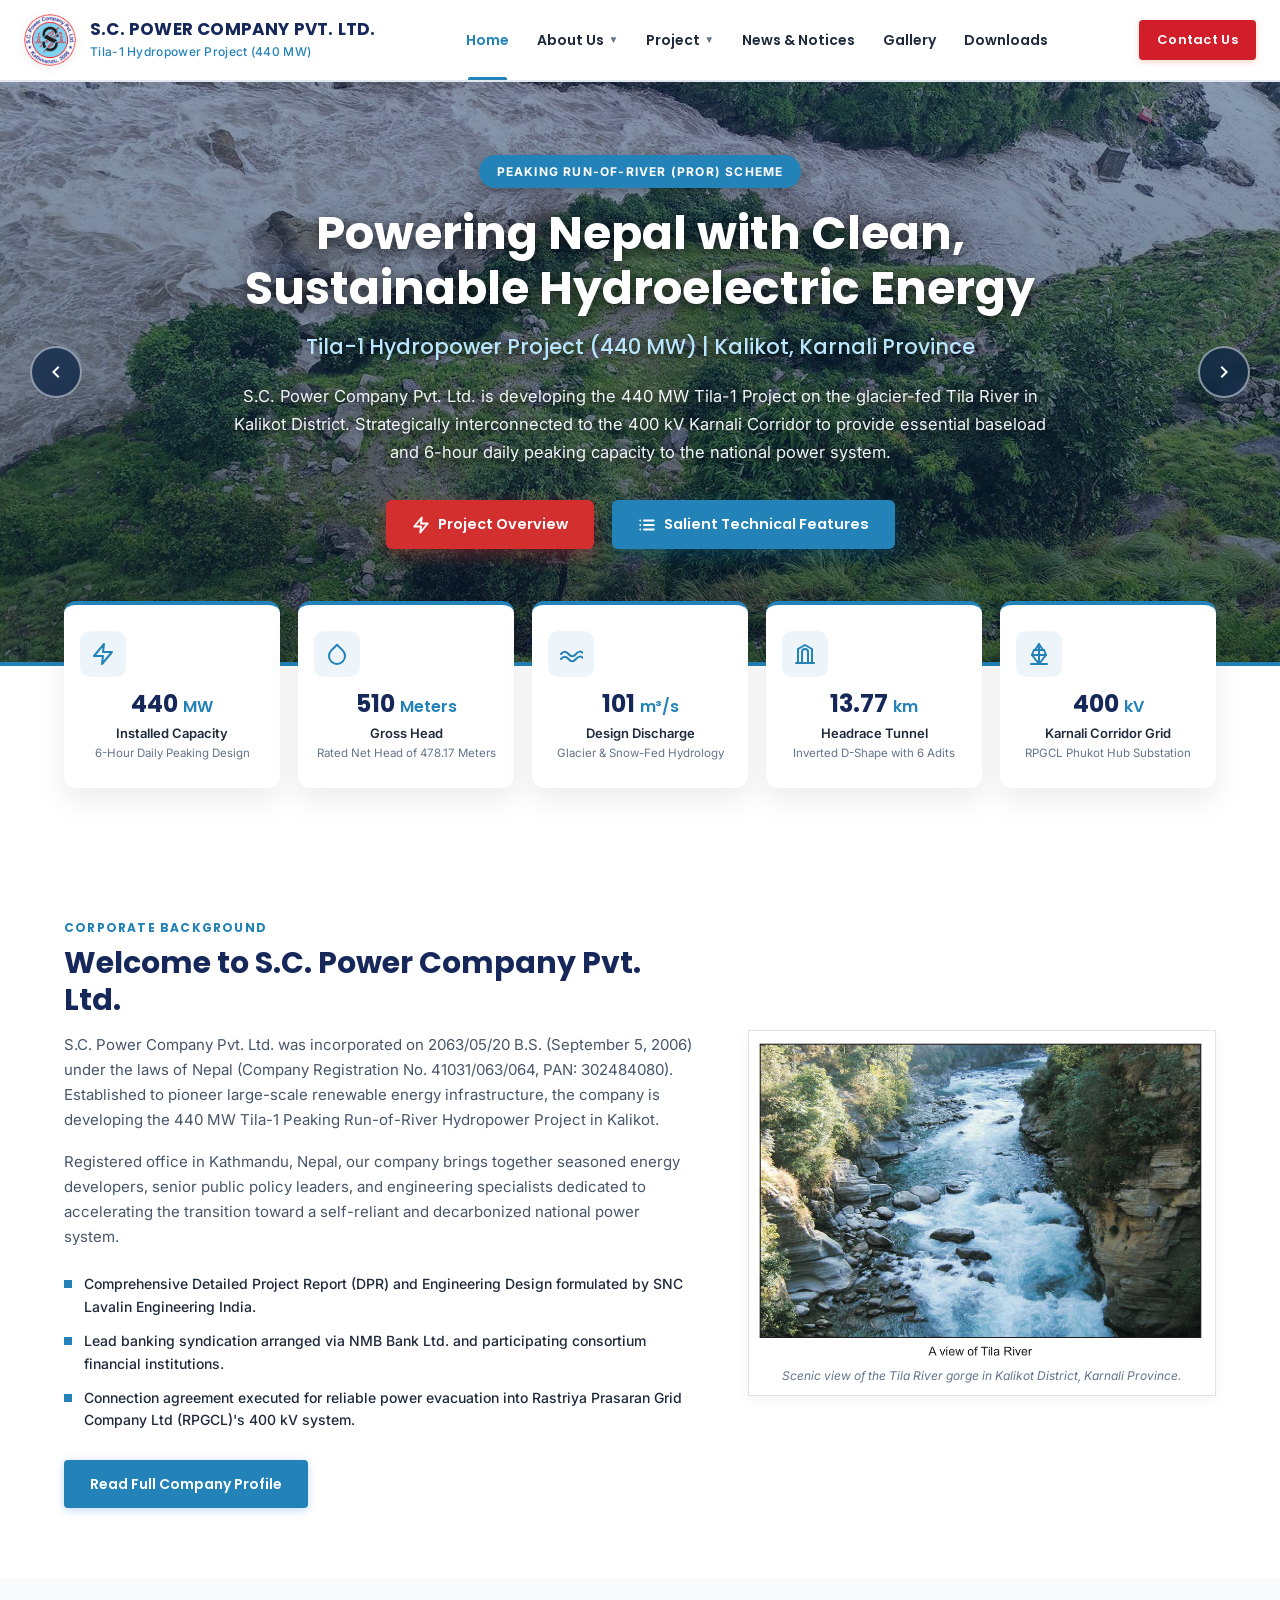
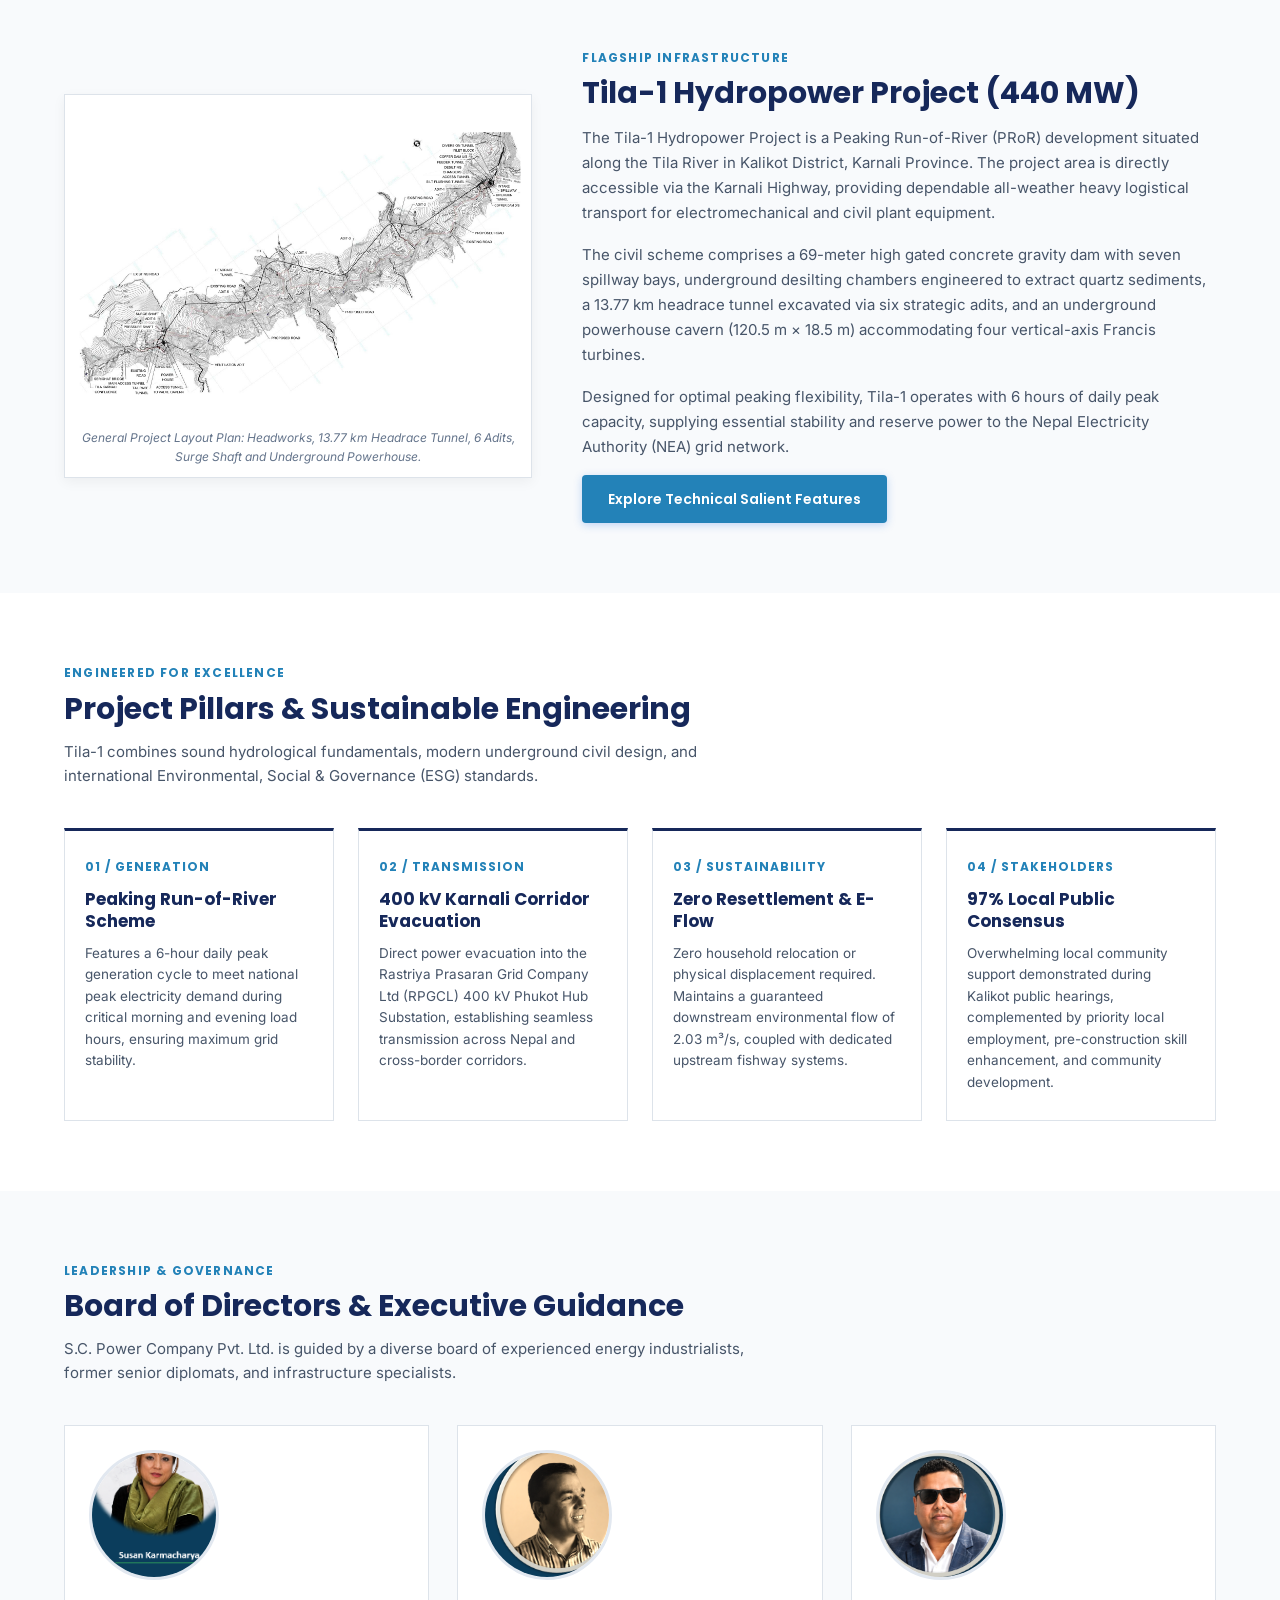
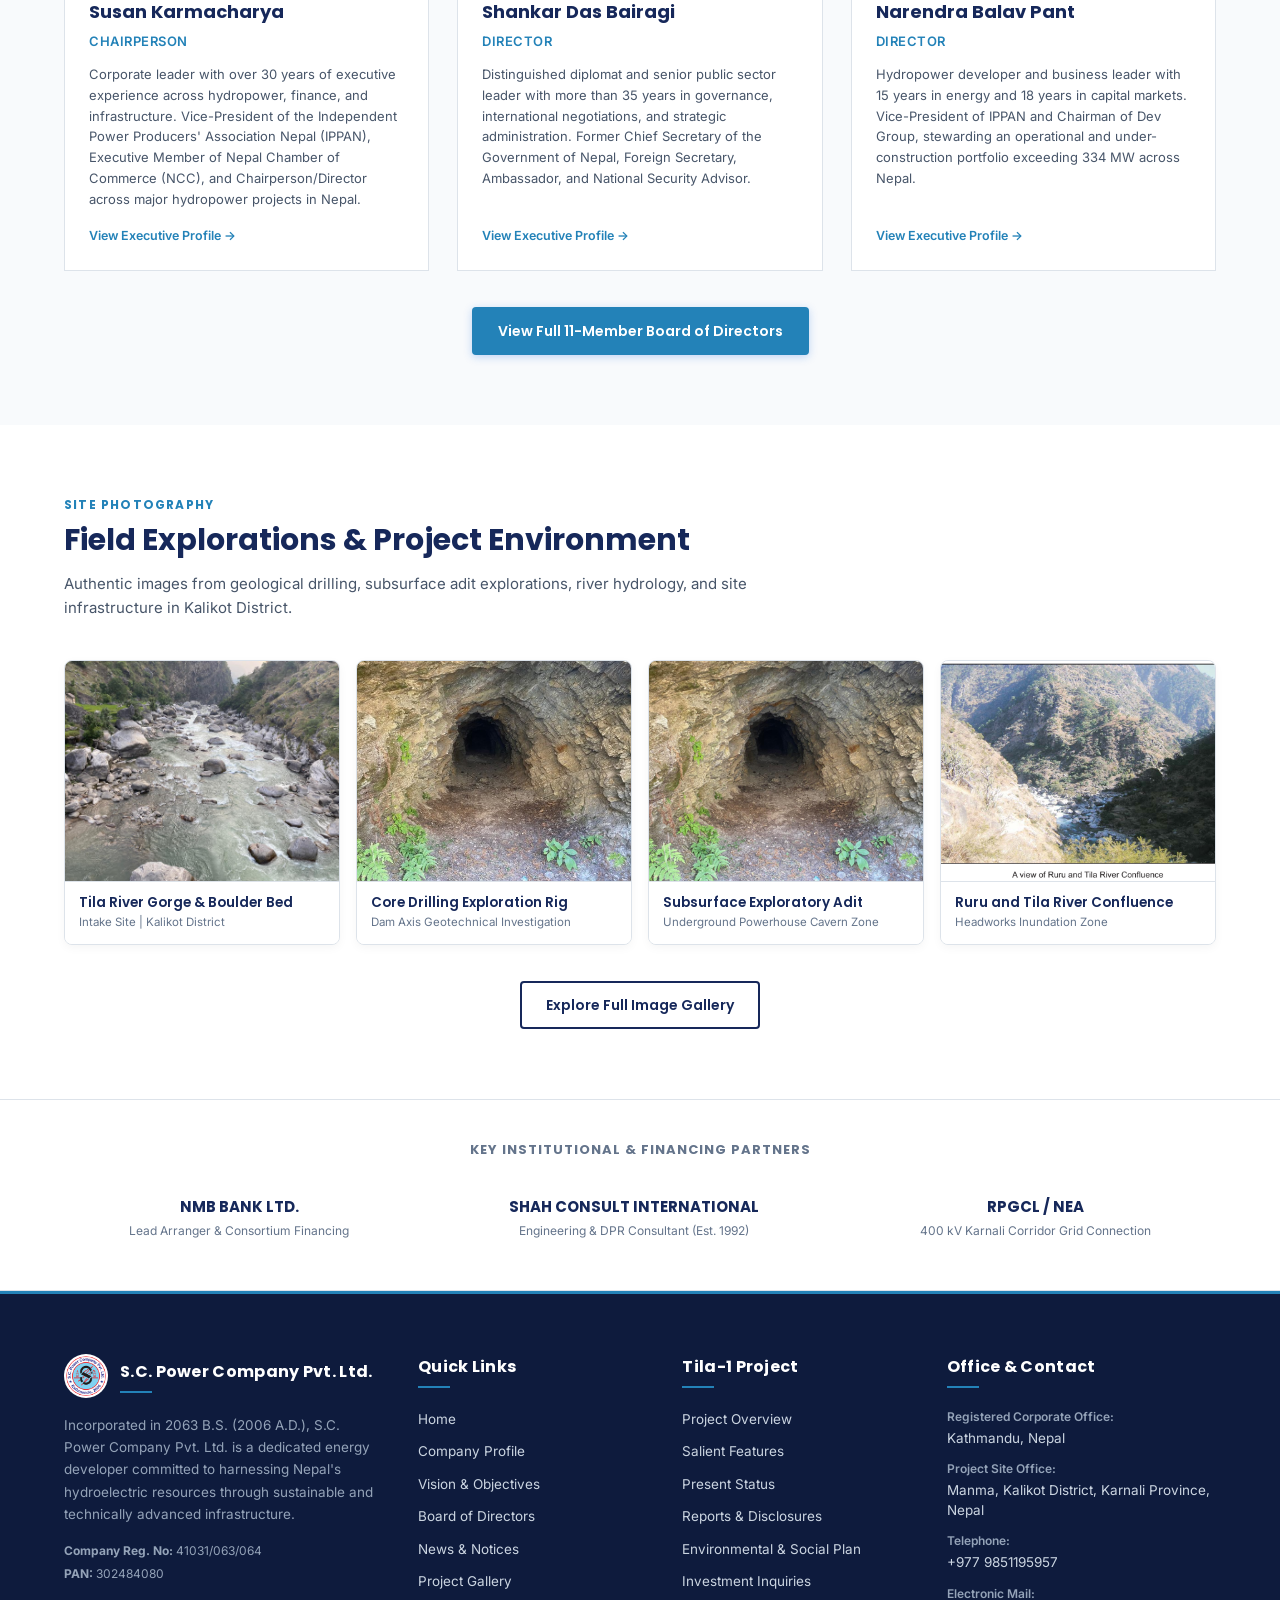
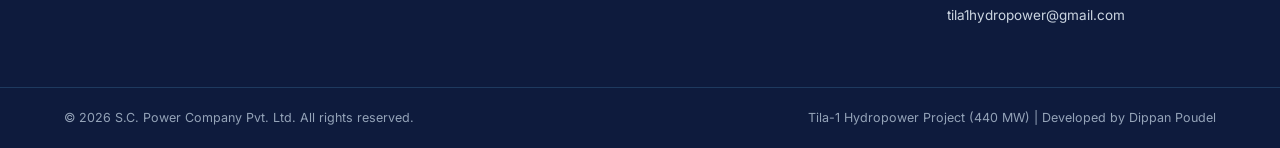
<file: index.html>
<!DOCTYPE html>
<html lang="en">
<head>
  <meta charset="UTF-8">
  <meta name="viewport" content="width=device-width, initial-scale=1.0">
  <title>S.C. Power Company Pvt. Ltd. | Tila-1 Hydropower Project (440 MW)</title>
  <meta name="description" content="Official website of S.C. Power Company Pvt. Ltd., developer of the 440 MW Tila-1 Peaking Run-of-River Hydropower Project in Kalikot District, Karnali Province, Nepal.">
  
  <!-- Google Fonts: Poppins & Inter -->
  <link rel="preconnect" href="https://fonts.googleapis.com">
  <link rel="preconnect" href="https://fonts.gstatic.com" crossorigin>
  <link href="https://fonts.googleapis.com/css2?family=Inter:wght@400;500;600;700&family=Poppins:wght@500;600;700&display=swap" rel="stylesheet">
  
  <!-- Stylesheet -->
  <link rel="stylesheet" href="css/style.css?v=3.7">
  <link rel="icon" type="image/png" href="images/logo-128.png">
</head>
<body>

  <!-- Main Navigation Header (Rasuwa Hydro Style) -->
  <header class="main-header">
    <div class="container">
      <nav class="navbar">
        <!-- Brand Logo -->
        <a href="index.html" class="brand">
          <img src="images/logo-128.png" alt="S.C. Power Company Logo" class="brand-logo-img">
          <div class="brand-text">
            <span class="brand-title">S.C. POWER COMPANY PVT. LTD.</span>
            <span class="brand-subtitle">Tila-1 Hydropower Project (440 MW)</span>
          </div>
        </a>

        <!-- Desktop Navigation Menu -->
        <ul class="nav-menu">
          <li class="nav-item active">
            <a href="index.html" class="nav-link">Home</a>
          </li>
          
          <!-- About Us Dropdown (3 Subpages) -->
          <li class="nav-item">
            <span class="nav-link">About Us <span class="dropdown-arrow">&#x25BC;</span></span>
            <ul class="dropdown-menu">
              <li class="dropdown-item"><a href="about.html">Company Profile</a></li>
              <li class="dropdown-item"><a href="vision.html">Vision, Mission & Objectives</a></li>
              <li class="dropdown-item"><a href="team.html">Board of Directors & Leadership</a></li>
            </ul>
          </li>
          
          <!-- Project Dropdown (3 Subpages) -->
          <li class="nav-item">
            <span class="nav-link">Project <span class="dropdown-arrow">&#x25BC;</span></span>
            <ul class="dropdown-menu">
              <li class="dropdown-item"><a href="project-overview.html">Project Overview</a></li>
              <li class="dropdown-item"><a href="salient-features.html">Salient Technical Features</a></li>
              <li class="dropdown-item"><a href="present-status.html">Present Status & Progress</a></li>
            </ul>
          </li>
          
          <li class="nav-item">
            <a href="news.html" class="nav-link">News & Notices</a>
          </li>
          
          <li class="nav-item">
            <a href="gallery.html" class="nav-link">Gallery</a>
          </li>
          
          <li class="nav-item">
            <a href="downloads.html" class="nav-link">Downloads</a>
          </li>
        </ul>

        <!-- Header CTA Button -->
        <div class="header-cta">
          <a href="contact.html" class="btn-header">Contact Us</a>
        </div>

        <!-- Mobile Hamburger Toggle -->
        <button id="hamburger-toggle" class="hamburger" aria-label="Toggle navigation menu" aria-expanded="false">
          <span class="hamburger-box">
            <span class="hamburger-line"></span>
            <span class="hamburger-line"></span>
            <span class="hamburger-line"></span>
          </span>
        </button>
      </nav>
    </div>

    <!-- Mobile Drawer Menu -->
    <div id="mobile-nav" class="mobile-nav">
      <ul class="mobile-nav-list">
        <li class="mobile-nav-item">
          <a href="index.html" class="mobile-nav-link">Home</a>
        </li>
        
        <li class="mobile-nav-item mobile-has-submenu">
          <a href="#" class="mobile-nav-link mobile-submenu-trigger">
            About Us <span>+</span>
          </a>
          <ul class="mobile-submenu">
            <li class="mobile-subitem"><a href="about.html">Company Profile</a></li>
            <li class="mobile-subitem"><a href="vision.html">Vision, Mission & Objectives</a></li>
            <li class="mobile-subitem"><a href="team.html">Board of Directors & Leadership</a></li>
          </ul>
        </li>
        
        <li class="mobile-nav-item mobile-has-submenu">
          <a href="#" class="mobile-nav-link mobile-submenu-trigger">
            Project <span>+</span>
          </a>
          <ul class="mobile-submenu">
            <li class="mobile-subitem"><a href="project-overview.html">Project Overview</a></li>
            <li class="mobile-subitem"><a href="salient-features.html">Salient Technical Features</a></li>
            <li class="mobile-subitem"><a href="present-status.html">Present Status & Progress</a></li>
          </ul>
        </li>
        
        <li class="mobile-nav-item">
          <a href="news.html" class="mobile-nav-link">News & Notices</a>
        </li>
        <li class="mobile-nav-item">
          <a href="gallery.html" class="mobile-nav-link">Gallery</a>
        </li>
        <li class="mobile-nav-item">
          <a href="downloads.html" class="mobile-nav-link">Downloads</a>
        </li>
        <li class="mobile-nav-item">
          <a href="contact.html" class="mobile-nav-link">Contact Us</a>
        </li>
      </ul>
    </div>
  </header>

  <main>
    <!-- Hero Cross-Fade Slider (3-4s Majestic Fade & High-Visibility Photos) -->
    <section class="hero-slider-section">
      <div class="hero-slider-container">
        <!-- Slide 1: Project Overview & Core Mission -->
        <div class="hero-slide hero-slide-1 active" data-slide="0">
          <div class="container">
            <div class="hero-content">
              <span class="hero-badge">Peaking Run-of-River (PRoR) Scheme</span>
              <h1 class="hero-title">Powering Nepal with Clean, Sustainable Hydroelectric Energy</h1>
              <div class="hero-subtitle">Tila-1 Hydropower Project (440 MW) | Kalikot, Karnali Province</div>
              <p class="hero-description">
                S.C. Power Company Pvt. Ltd. is developing the 440 MW Tila-1 Project on the glacier-fed Tila River in Kalikot District. Strategically interconnected to the 400 kV Karnali Corridor to provide essential baseload and 6-hour daily peaking capacity to the national power system.
              </p>
              <div class="hero-actions">
                <a href="project-overview.html" class="btn-hero-red">
                  <svg width="18" height="18" viewBox="0 0 24 24" fill="none" stroke="currentColor" stroke-width="2.5" stroke-linecap="round" stroke-linejoin="round"><polygon points="13 2 3 14 12 14 11 22 21 10 12 10 13 2"></polygon></svg>
                  Project Overview
                </a>
                <a href="salient-features.html" class="btn-hero-blue">
                  <svg width="18" height="18" viewBox="0 0 24 24" fill="none" stroke="currentColor" stroke-width="2.5" stroke-linecap="round" stroke-linejoin="round"><line x1="8" y1="6" x2="21" y2="6"></line><line x1="8" y1="12" x2="21" y2="12"></line><line x1="8" y1="18" x2="21" y2="18"></line><line x1="3" y1="6" x2="3.01" y2="6"></line><line x1="3" y1="12" x2="3.01" y2="12"></line><line x1="3" y1="18" x2="3.01" y2="18"></line></svg>
                  Salient Technical Features
                </a>
              </div>
            </div>
          </div>
        </div>

        <!-- Slide 2: Corporate Leadership & Promoter Strength -->
        <div class="hero-slide hero-slide-2" data-slide="1">
          <div class="container">
            <div class="hero-content">
              <span class="hero-badge">Experienced Board & Institutional Promoters</span>
              <h1 class="hero-title">Pioneering Large-Scale Clean Energy Infrastructure</h1>
              <div class="hero-subtitle">Backed by Money Plant Investment & Vision Lumbini Limited</div>
              <p class="hero-description">
                Guided by seasoned energy leaders, senior infrastructure diplomats, and technical specialists with over 110+ MW cumulative developed hydropower track record across Nepal. Committed to global ESG benchmarks and institutional excellence.
              </p>
              <div class="hero-actions">
                <a href="about.html" class="btn-hero-red">
                  <svg width="18" height="18" viewBox="0 0 24 24" fill="none" stroke="currentColor" stroke-width="2.5" stroke-linecap="round" stroke-linejoin="round"><path d="M20 21v-2a4 4 0 0 0-4-4H8a4 4 0 0 0-4 4v2"></path><circle cx="12" cy="7" r="4"></circle></svg>
                  Company Profile
                </a>
                <a href="team.html" class="btn-hero-blue">
                  <svg width="18" height="18" viewBox="0 0 24 24" fill="none" stroke="currentColor" stroke-width="2.5" stroke-linecap="round" stroke-linejoin="round"><path d="M17 21v-2a4 4 0 0 0-4-4H5a4 4 0 0 0-4 4v2"></path><circle cx="9" cy="7" r="4"></circle><path d="M23 21v-2a4 4 0 0 0-3-3.87"></path><path d="M16 3.13a4 4 0 0 1 0 7.75"></path></svg>
                  Board & Leadership
                </a>
              </div>
            </div>
          </div>
        </div>

        <!-- Slide 3: Secured PPA & Grid Evacuation Infrastructure -->
        <div class="hero-slide hero-slide-3" data-slide="2">
          <div class="container">
            <div class="hero-content">
              <span class="hero-badge">Milestone Achieved • Grid Evacuation Secured</span>
              <h1 class="hero-title">PPA with NEA & 400 kV Karnali Evacuation</h1>
              <div class="hero-subtitle">Lead Banking Syndication Arranged with NMB Bank Ltd.</div>
              <p class="hero-description">
                Power Purchase Agreement (298.75 MW PPA) executed with Nepal Electricity Authority. Debt syndication led by NMB Bank Ltd., connecting directly to Rastriya Prasaran Grid Company Ltd (RPGCL)'s 400 kV Phukot Hub Substation.
              </p>
              <div class="hero-actions">
                <a href="present-status.html" class="btn-hero-red">
                  <svg width="18" height="18" viewBox="0 0 24 24" fill="none" stroke="currentColor" stroke-width="2.5" stroke-linecap="round" stroke-linejoin="round"><polyline points="22 12 18 12 15 21 9 3 6 12 2 12"></polyline></svg>
                  Present Status & Milestones
                </a>
                <a href="downloads.html" class="btn-hero-blue">
                  <svg width="18" height="18" viewBox="0 0 24 24" fill="none" stroke="currentColor" stroke-width="2.5" stroke-linecap="round" stroke-linejoin="round"><path d="M21 15v4a2 2 0 0 1-2 2H5a2 2 0 0 1-2-2v-4"></path><polyline points="7 10 12 15 17 10"></polyline><line x1="12" y1="15" x2="12" y2="3"></line></svg>
                  Downloads & Reports
                </a>
              </div>
            </div>
          </div>
        </div>
      </div>

      <!-- Slider Left / Right Directional Buttons -->
      <button class="slider-btn prev" id="hero-prev-btn" aria-label="Previous Slide">
        <svg viewBox="0 0 24 24"><path d="M15.41 7.41L14 6l-6 6 6 6 1.41-1.41L10.83 12z"/></svg>
      </button>
      <button class="slider-btn next" id="hero-next-btn" aria-label="Next Slide">
        <svg viewBox="0 0 24 24"><path d="M10 6L8.59 7.41 13.17 12l-4.58 4.59L10 18l6-6z"/></svg>
      </button>

      <!-- Slider Indicator Dots -->
      <div class="slider-dots">
        <button class="slider-dot active" aria-label="Go to slide 1"></button>
        <button class="slider-dot" aria-label="Go to slide 2"></button>
        <button class="slider-dot" aria-label="Go to slide 3"></button>
      </div>
    </section>

    <!-- Key Statistics Floating Cards (Rasuwa Hydro Style) -->
    <div class="stats-wrapper">
      <div class="container">
        <div class="stats-cards-grid">
          <div class="stat-card">
            <div class="stat-icon-svg"><svg viewBox="0 0 24 24" width="24" height="24" fill="none" stroke="currentColor" stroke-width="2" stroke-linecap="round" stroke-linejoin="round"><polygon points="13 2 3 14 12 14 11 22 21 10 12 10 13 2"></polygon></svg></div>
            <div class="stat-value">440 <span class="stat-unit">MW</span></div>
            <div class="stat-label">Installed Capacity</div>
            <div class="stat-subtext">6-Hour Daily Peaking Design</div>
          </div>
          <div class="stat-card">
            <div class="stat-icon-svg"><svg viewBox="0 0 24 24" width="24" height="24" fill="none" stroke="currentColor" stroke-width="2" stroke-linecap="round" stroke-linejoin="round"><path d="M12 2.69l5.66 5.66a8 8 0 1 1-11.31 0z"></path></svg></div>
            <div class="stat-value">510 <span class="stat-unit">Meters</span></div>
            <div class="stat-label">Gross Head</div>
            <div class="stat-subtext">Rated Net Head of 478.17 Meters</div>
          </div>
          <div class="stat-card">
            <div class="stat-icon-svg"><svg viewBox="0 0 24 24" width="24" height="24" fill="none" stroke="currentColor" stroke-width="2" stroke-linecap="round" stroke-linejoin="round"><path d="M2 12c2.5-3 5-3 7.5 0s5 3 7.5 0 5-3 7-1"></path><path d="M2 17c2.5-3 5-3 7.5 0s5 3 7.5 0 5-3 7-1"></path></svg></div>
            <div class="stat-value">101 <span class="stat-unit">m³/s</span></div>
            <div class="stat-label">Design Discharge</div>
            <div class="stat-subtext">Glacier & Snow-Fed Hydrology</div>
          </div>
          <div class="stat-card">
            <div class="stat-icon-svg"><svg viewBox="0 0 24 24" width="24" height="24" fill="none" stroke="currentColor" stroke-width="2" stroke-linecap="round" stroke-linejoin="round"><path d="M3 21h18"></path><path d="M5 21V7l7-4 7 4v14"></path><path d="M9 10a3 3 0 0 1 6 0v11H9V10z"></path></svg></div>
            <div class="stat-value">13.77 <span class="stat-unit">km</span></div>
            <div class="stat-label">Headrace Tunnel</div>
            <div class="stat-subtext">Inverted D-Shape with 6 Adits</div>
          </div>
          <div class="stat-card">
            <div class="stat-icon-svg"><svg viewBox="0 0 24 24" width="24" height="24" fill="none" stroke="currentColor" stroke-width="2" stroke-linecap="round" stroke-linejoin="round"><path d="M4 22h16"></path><path d="M12 2v20"></path><path d="M7 8h10"></path><path d="M5 13h14"></path><path d="M8 8l4-6 4 6"></path><path d="M7 8l-2 5 7 9 7-9-2-5"></path></svg></div>
            <div class="stat-value">400 <span class="stat-unit">kV</span></div>
            <div class="stat-label">Karnali Corridor Grid</div>
            <div class="stat-subtext">RPGCL Phukot Hub Substation</div>
          </div>
        </div>
      </div>
    </div>

    <!-- Corporate Overview Section (Superhewa Style) -->
    <section class="section-padding">
      <div class="container">
        <div class="two-col-grid">
          <div class="content-block">
            <span class="section-tag">Corporate Background</span>
            <h2 class="section-title">Welcome to S.C. Power Company Pvt. Ltd.</h2>
            <p>
              S.C. Power Company Pvt. Ltd. was incorporated on 2063/05/20 B.S. (September 5, 2006) under the laws of Nepal (Company Registration No. 41031/063/064, PAN: 302484080). Established to pioneer large-scale renewable energy infrastructure, the company is developing the 440 MW Tila-1 Peaking Run-of-River Hydropower Project in Kalikot.
            </p>
            <p>
              Registered office in Kathmandu, Nepal, our company brings together seasoned energy developers, senior public policy leaders, and engineering specialists dedicated to accelerating the transition toward a self-reliant and decarbonized national power system.
            </p>
            
            <div class="corporate-checklist">
              
              <div class="checklist-item">
                <div class="bullet-square"></div>
                <div>Comprehensive Detailed Project Report (DPR) and Engineering Design formulated by SNC Lavalin Engineering India.</div>
              </div>
              <div class="checklist-item">
                <div class="bullet-square"></div>
                <div>Lead banking syndication arranged via NMB Bank Ltd. and participating consortium financial institutions.</div>
              </div>
              <div class="checklist-item">
                <div class="bullet-square"></div>
                <div>Connection agreement executed for reliable power evacuation into Rastriya Prasaran Grid Company Ltd (RPGCL)'s 400 kV system.</div>
              </div>
            </div>

            <a href="about.html" class="btn-primary">Read Full Company Profile</a>
          </div>
          
          <div>
            <div class="image-card">
              <img src="images/hero/hero_tila_river_valley_view.png" alt="Tila River Valley, Kalikot District, Karnali Province" width="600" height="420">
              <div class="image-caption">Scenic view of the Tila River gorge in Kalikot District, Karnali Province.</div>
            </div>
          </div>
        </div>
      </div>
    </section>

    <!-- Tila-1 Project Overview Section -->
    <section class="section-padding bg-light">
      <div class="container">
        <div class="two-col-grid reverse">
          <div>
            <div class="image-card">
              <img src="images/engineering/project_general_layout_cad.jpeg" alt="Engineering CAD Layout of Tila-1 Hydropower Project" width="600" height="420">
              <div class="image-caption">General Project Layout Plan: Headworks, 13.77 km Headrace Tunnel, 6 Adits, Surge Shaft and Underground Powerhouse.</div>
            </div>
          </div>

          <div class="content-block">
            <span class="section-tag">Flagship Infrastructure</span>
            <h2 class="section-title">Tila-1 Hydropower Project (440 MW)</h2>
            <p>
              The Tila-1 Hydropower Project is a Peaking Run-of-River (PRoR) development situated along the Tila River in Kalikot District, Karnali Province. The project area is directly accessible via the Karnali Highway, providing dependable all-weather heavy logistical transport for electromechanical and civil plant equipment.
            </p>
            <p>
              The civil scheme comprises a 69-meter high gated concrete gravity dam with seven spillway bays, underground desilting chambers engineered to extract quartz sediments, a 13.77 km headrace tunnel excavated via six strategic adits, and an underground powerhouse cavern (120.5 m &times; 18.5 m) accommodating four vertical-axis Francis turbines.
            </p>
            <p>
              Designed for optimal peaking flexibility, Tila-1 operates with 6 hours of daily peak capacity, supplying essential stability and reserve power to the Nepal Electricity Authority (NEA) grid network.
            </p>
            
            <a href="project-overview.html" class="btn-primary">Explore Technical Salient Features</a>
          </div>
        </div>
      </div>
    </section>

    <!-- Four Strategic Pillars / Project Strengths -->
    <section class="section-padding">
      <div class="container">
        <div class="section-header">
          <span class="section-tag">Engineered For Excellence</span>
          <h2 class="section-title">Project Pillars & Sustainable Engineering</h2>
          <p class="section-subtitle">
            Tila-1 combines sound hydrological fundamentals, modern underground civil design, and international Environmental, Social & Governance (ESG) standards.
          </p>
        </div>

        <div class="features-grid">
          <div class="feature-card">
            <div class="feature-number">01 / GENERATION</div>
            <h3 class="feature-title">Peaking Run-of-River Scheme</h3>
            <p class="feature-desc">
              Features a 6-hour daily peak generation cycle to meet national peak electricity demand during critical morning and evening load hours, ensuring maximum grid stability.
            </p>
          </div>

          <div class="feature-card">
            <div class="feature-number">02 / TRANSMISSION</div>
            <h3 class="feature-title">400 kV Karnali Corridor Evacuation</h3>
            <p class="feature-desc">
              Direct power evacuation into the Rastriya Prasaran Grid Company Ltd (RPGCL) 400 kV Phukot Hub Substation, establishing seamless transmission across Nepal and cross-border corridors.
            </p>
          </div>

          <div class="feature-card">
            <div class="feature-number">03 / SUSTAINABILITY</div>
            <h3 class="feature-title">Zero Resettlement & E-Flow</h3>
            <p class="feature-desc">
              Zero household relocation or physical displacement required. Maintains a guaranteed downstream environmental flow of 2.03 m³/s, coupled with dedicated upstream fishway systems.
            </p>
          </div>

          <div class="feature-card">
            <div class="feature-number">04 / STAKEHOLDERS</div>
            <h3 class="feature-title">97% Local Public Consensus</h3>
            <p class="feature-desc">
              Overwhelming local community support demonstrated during Kalikot public hearings, complemented by priority local employment, pre-construction skill enhancement, and community development.
            </p>
          </div>
        </div>
      </div>
    </section>

    <!-- Leadership / Board of Directors Preview -->
    <section class="section-padding bg-light">
      <div class="container">
        <div class="section-header">
          <span class="section-tag">Leadership & Governance</span>
          <h2 class="section-title">Board of Directors & Executive Guidance</h2>
          <p class="section-subtitle">
            S.C. Power Company Pvt. Ltd. is guided by a diverse board of experienced energy industrialists, former senior diplomats, and infrastructure specialists.
          </p>
        </div>

        <div class="team-grid">
          <!-- Chairperson: Susan Karmacharya -->
          <div class="team-card">
            <div class="team-portrait-wrapper">
              <img src="images/leadership/portraits/portrait_susan_karmacharya.png" alt="Susan Karmacharya, Chairperson">
            </div>
            <h3 class="team-name">Susan Karmacharya</h3>
            <div class="team-role">Chairperson</div>
            <p class="team-bio">
              Corporate leader with over 30 years of executive experience across hydropower, finance, and infrastructure. Vice-President of the Independent Power Producers' Association Nepal (IPPAN), Executive Member of Nepal Chamber of Commerce (NCC), and Chairperson/Director across major hydropower projects in Nepal.
            </p>
            <a href="team.html" class="team-link">View Executive Profile &rarr;</a>
          </div>

          <!-- Director: Shankar Das Bairagi -->
          <div class="team-card">
            <div class="team-portrait-wrapper">
              <img src="images/leadership/portraits/portrait_shankar_das_bairagi.png" alt="Shankar Das Bairagi, Director">
            </div>
            <h3 class="team-name">Shankar Das Bairagi</h3>
            <div class="team-role">Director</div>
            <p class="team-bio">
              Distinguished diplomat and senior public sector leader with more than 35 years in governance, international negotiations, and strategic administration. Former Chief Secretary of the Government of Nepal, Foreign Secretary, Ambassador, and National Security Advisor.
            </p>
            <a href="team.html" class="team-link">View Executive Profile &rarr;</a>
          </div>

          <!-- Director: Narendra Balav Pant -->
          <div class="team-card">
            <div class="team-portrait-wrapper">
              <img src="images/leadership/portraits/portrait_narendra_balav_pant.png" alt="Narendra Balav Pant, Director">
            </div>
            <h3 class="team-name">Narendra Balav Pant</h3>
            <div class="team-role">Director</div>
            <p class="team-bio">
              Hydropower developer and business leader with 15 years in energy and 18 years in capital markets. Vice-President of IPPAN and Chairman of Dev Group, stewarding an operational and under-construction portfolio exceeding 334 MW across Nepal.
            </p>
            <a href="team.html" class="team-link">View Executive Profile &rarr;</a>
          </div>
        </div>

        <div class="section-footer-cta">
          <a href="team.html" class="btn-primary">View Full 11-Member Board of Directors</a>
        </div>
      </div>
    </section>

    <!-- Field Progress & Project Gallery Preview -->
    <section class="section-padding">
      <div class="container">
        <div class="section-header">
          <span class="section-tag">Site Photography</span>
          <h2 class="section-title">Field Explorations & Project Environment</h2>
          <p class="section-subtitle">
            Authentic images from geological drilling, subsurface adit explorations, river hydrology, and site infrastructure in Kalikot District.
          </p>
        </div>

        <div class="gallery-grid">
          <div class="gallery-item">
            <img src="images/hero/hero_tila_river_rock_channel.png" alt="Tila River Channel at Kalikot">
            <div class="gallery-item-info">
              <div class="gallery-item-title">Tila River Gorge & Boulder Bed</div>
              <div class="gallery-item-loc">Intake Site | Kalikot District</div>
            </div>
          </div>

          <div class="gallery-item">
            <img src="images/project_site/core_drilling_exploration.jpg" alt="Core Drilling Geotechnical Exploration">
            <div class="gallery-item-info">
              <div class="gallery-item-title">Core Drilling Exploration Rig</div>
              <div class="gallery-item-loc">Dam Axis Geotechnical Investigation</div>
            </div>
          </div>

          <div class="gallery-item">
            <img src="images/project_site/exploratory_adit_tunnel.png" alt="Subsurface Exploratory Adit Tunnel">
            <div class="gallery-item-info">
              <div class="gallery-item-title">Subsurface Exploratory Adit</div>
              <div class="gallery-item-loc">Underground Powerhouse Cavern Zone</div>
            </div>
          </div>

          <div class="gallery-item">
            <img src="images/hero/hero_tila_river_confluence.png" alt="Confluence of Ruru Khola and Tila River">
            <div class="gallery-item-info">
              <div class="gallery-item-title">Ruru and Tila River Confluence</div>
              <div class="gallery-item-loc">Headworks Inundation Zone</div>
            </div>
          </div>
        </div>

        <div class="section-footer-cta">
          <a href="gallery.html" class="btn-secondary" style="color: var(--color-primary-navy); border-color: var(--color-primary-navy);">Explore Full Image Gallery</a>
        </div>
      </div>
    </section>

    <!-- Institutional Consortium & Technical Partners Bar -->
    <section class="partners-section">
      <div class="container">
        <div class="partners-title">Key Institutional & Financing Partners</div>
        <div class="partners-row">
          <div class="partner-box">
            <div class="partner-name">NMB BANK LTD.</div>
            <div class="partner-desc">Lead Arranger & Consortium Financing</div>
          </div>
          <div class="partner-box">
            <div class="partner-name">SHAH CONSULT INTERNATIONAL</div>
            <div class="partner-desc">Engineering & DPR Consultant (Est. 1992)</div>
          </div>
          <div class="partner-box">
            <div class="partner-name">RPGCL / NEA</div>
            <div class="partner-desc">400 kV Karnali Corridor Grid Connection</div>
          </div>
        </div>
      </div>
    </section>
  </main>

  <!-- Corporate Footer (Superhewa & Rasuwa Style) -->
  <footer class="footer">
    <div class="container">
      <div class="footer-grid">
        <!-- Column 1: Company Profile Summary -->
        <div>
          <div class="footer-brand-header">
            <img src="images/logo-128.png" alt="S.C. Power Company Logo" class="footer-logo-img">
            <h3 class="footer-col-title" style="margin-bottom: 0;">S.C. Power Company Pvt. Ltd.</h3>
          </div>
          <p class="footer-desc">
            Incorporated in 2063 B.S. (2006 A.D.), S.C. Power Company Pvt. Ltd. is a dedicated energy developer committed to harnessing Nepal's hydroelectric resources through sustainable and technically advanced infrastructure.
          </p>
          <div class="footer-meta-item"><strong>Company Reg. No:</strong> 41031/063/064</div>
          <div class="footer-meta-item"><strong>PAN:</strong> 302484080</div>
        </div>

        <!-- Column 2: Quick Links -->
        <div>
          <h3 class="footer-col-title">Quick Links</h3>
          <ul class="footer-links">
            <li><a href="index.html">Home</a></li>
            <li><a href="about.html">Company Profile</a></li>
            <li><a href="vision.html">Vision & Objectives</a></li>
            <li><a href="team.html">Board of Directors</a></li>
            <li><a href="news.html">News & Notices</a></li>
            <li><a href="gallery.html">Project Gallery</a></li>
          </ul>
        </div>

        <!-- Column 3: Project Links -->
        <div>
          <h3 class="footer-col-title">Tila-1 Project</h3>
          <ul class="footer-links">
            <li><a href="project-overview.html">Project Overview</a></li>
            <li><a href="salient-features.html">Salient Features</a></li>
            <li><a href="present-status.html">Present Status</a></li>
            <li><a href="downloads.html">Reports & Disclosures</a></li>
            <li><a href="about.html#esg">Environmental & Social Plan</a></li>
            <li><a href="contact.html">Investment Inquiries</a></li>
          </ul>
        </div>

        <!-- Column 4: Contact & Office Addresses -->
        <div>
          <h3 class="footer-col-title">Office & Contact</h3>
          <div class="footer-contact-item">
            <span class="contact-label">Registered Corporate Office:</span>
            <span>Kathmandu, Nepal</span>
          </div>
          <div class="footer-contact-item">
            <span class="contact-label">Project Site Office:</span>
            <span>Manma, Kalikot District, Karnali Province, Nepal</span>
          </div>
          <div class="footer-contact-item">
            <span class="contact-label">Telephone:</span>
            <span>+977 9851195957</span>
          </div>
          <div class="footer-contact-item">
            <span class="contact-label">Electronic Mail:</span>
            <span>tila1hydropower@gmail.com</span>
          </div>
        </div>
      </div>
    </div>

    <!-- Copyright Sub-Footer -->
    <div class="footer-bottom">
      <div class="container">
        <div class="footer-bottom-inner">
          <div>
            &copy; 2026 S.C. Power Company Pvt. Ltd. All rights reserved.
          </div>
          <div>
            Tila-1 Hydropower Project (440 MW) | Developed by Dippan Poudel
          </div>
        </div>
      </div>
    </div>
  </footer>

  <!-- JavaScript -->
  <script src="js/main.js?v=3.6"></script>
</body>
</html>
</file>
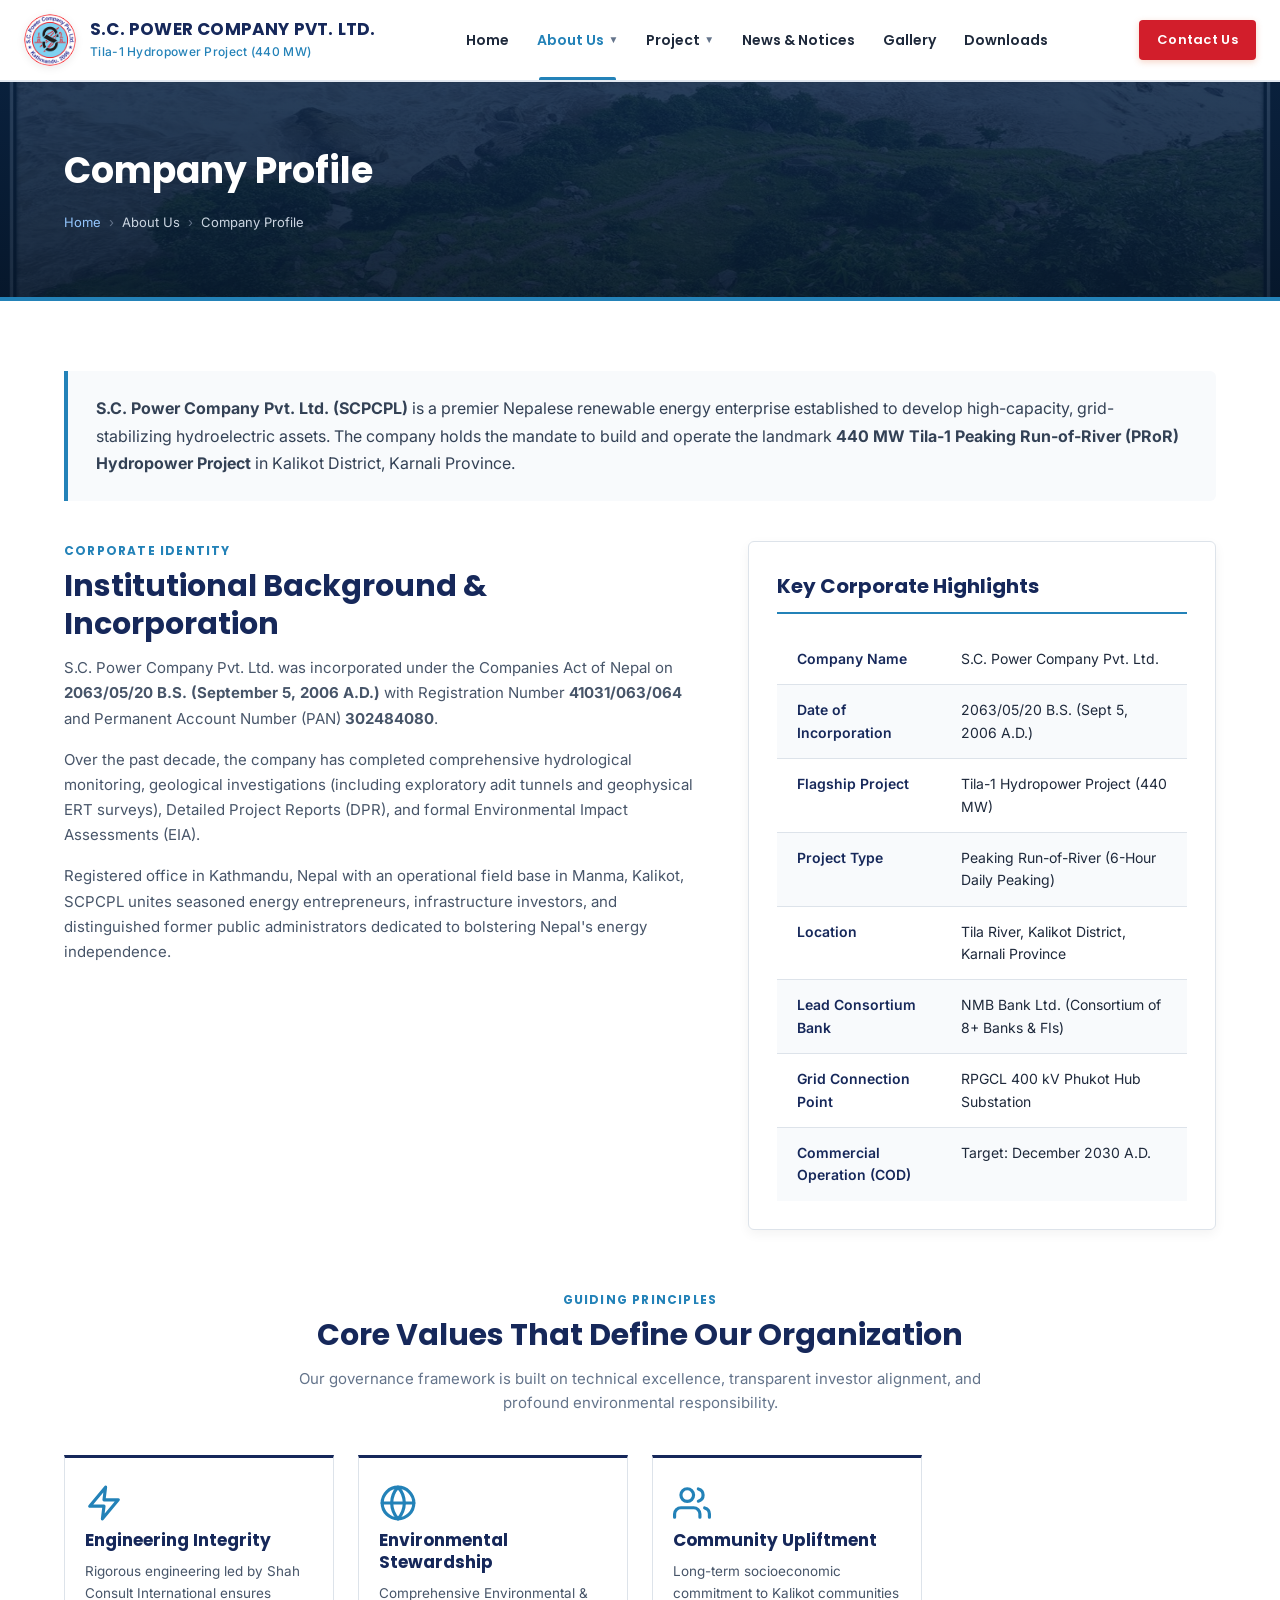
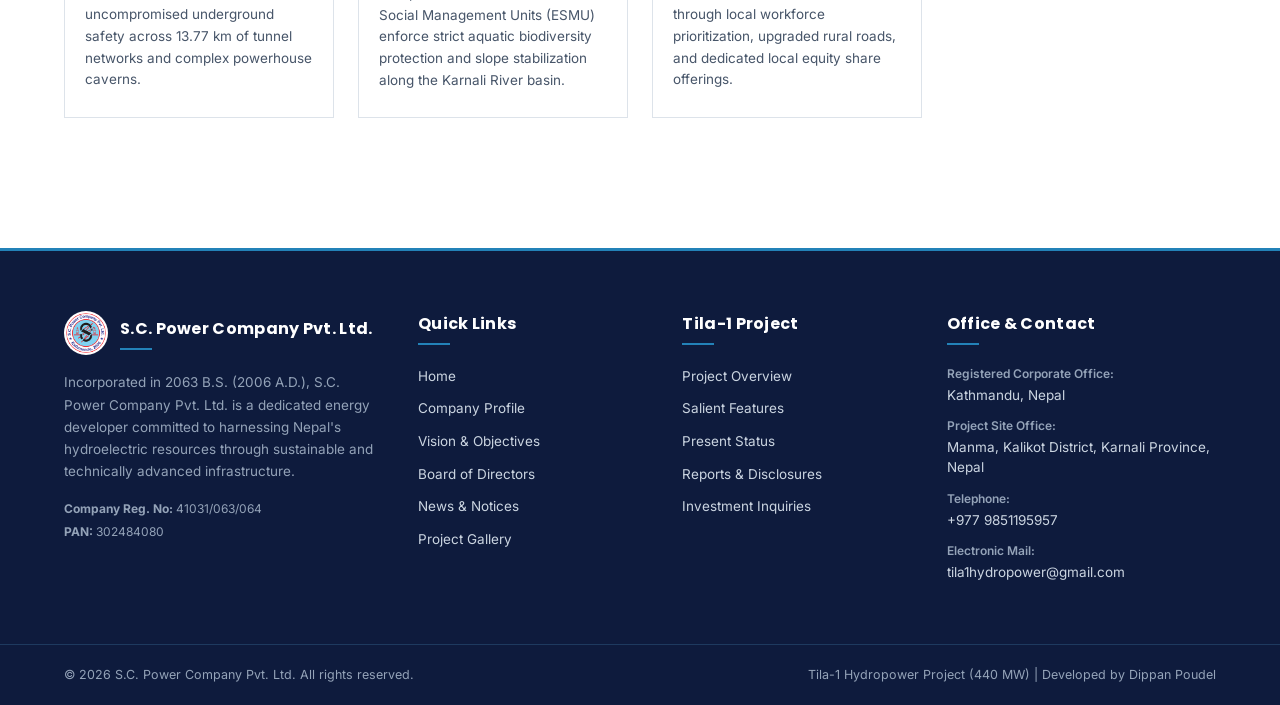
<file: about.html>
<!DOCTYPE html>
<html lang="en">
<head>
  <meta charset="UTF-8">
  <meta name="viewport" content="width=device-width, initial-scale=1.0">
  <title>Company Profile | S.C. Power Company Pvt. Ltd.</title>
  <meta name="description" content="Company Profile of S.C. Power Company Pvt. Ltd., developing the 440 MW Tila-1 Peaking Run-of-River Hydropower Project in Kalikot District, Nepal.">
  
  <!-- Google Fonts: Poppins & Inter -->
  <link rel="preconnect" href="https://fonts.googleapis.com">
  <link rel="preconnect" href="https://fonts.gstatic.com" crossorigin>
  <link href="https://fonts.googleapis.com/css2?family=Inter:wght@400;500;600;700&family=Poppins:wght@500;600;700&display=swap" rel="stylesheet">
  
  <!-- Stylesheet -->
  <link rel="stylesheet" href="css/style.css?v=3.7">
  <link rel="icon" type="image/png" href="images/logo-128.png">
</head>
<body>

  <!-- Main Navigation Header -->
  <header class="main-header">
    <div class="container">
      <nav class="navbar">
        <a href="index.html" class="brand">
          <img src="images/logo-128.png" alt="S.C. Power Company Logo" class="brand-logo-img">
          <div class="brand-text">
            <span class="brand-title">S.C. POWER COMPANY PVT. LTD.</span>
            <span class="brand-subtitle">Tila-1 Hydropower Project (440 MW)</span>
          </div>
        </a>

        <!-- Desktop Navigation Menu -->
        <ul class="nav-menu">
          <li class="nav-item">
            <a href="index.html" class="nav-link">Home</a>
          </li>
          
          <li class="nav-item active">
            <span class="nav-link">About Us <span class="dropdown-arrow">&#x25BC;</span></span>
            <ul class="dropdown-menu">
              <li class="dropdown-item"><a href="about.html">Company Profile</a></li>
              <li class="dropdown-item"><a href="vision.html">Vision, Mission & Objectives</a></li>
              <li class="dropdown-item"><a href="team.html">Board of Directors & Leadership</a></li>
            </ul>
          </li>
          
          <li class="nav-item">
            <span class="nav-link">Project <span class="dropdown-arrow">&#x25BC;</span></span>
            <ul class="dropdown-menu">
              <li class="dropdown-item"><a href="project-overview.html">Project Overview</a></li>
              <li class="dropdown-item"><a href="salient-features.html">Salient Technical Features</a></li>
              <li class="dropdown-item"><a href="present-status.html">Present Status & Progress</a></li>
            </ul>
          </li>
          
          <li class="nav-item">
            <a href="news.html" class="nav-link">News & Notices</a>
          </li>
          
          <li class="nav-item">
            <a href="gallery.html" class="nav-link">Gallery</a>
          </li>
          
          <li class="nav-item">
            <a href="downloads.html" class="nav-link">Downloads</a>
          </li>
        </ul>

        <div class="header-cta">
          <a href="contact.html" class="btn-header">Contact Us</a>
        </div>

        <button id="hamburger-toggle" class="hamburger" aria-label="Toggle navigation menu" aria-expanded="false">
          <span class="hamburger-box">
            <span class="hamburger-line"></span>
            <span class="hamburger-line"></span>
            <span class="hamburger-line"></span>
          </span>
        </button>
      </nav>
    </div>

    <!-- Mobile Drawer Menu -->
    <div id="mobile-nav" class="mobile-nav">
      <ul class="mobile-nav-list">
        <li class="mobile-nav-item">
          <a href="index.html" class="mobile-nav-link">Home</a>
        </li>
        <li class="mobile-nav-item mobile-has-submenu">
          <a href="#" class="mobile-nav-link mobile-submenu-trigger">
            About Us <span>+</span>
          </a>
          <ul class="mobile-submenu">
            <li class="mobile-subitem"><a href="about.html">Company Profile</a></li>
            <li class="mobile-subitem"><a href="vision.html">Vision, Mission & Objectives</a></li>
            <li class="mobile-subitem"><a href="team.html">Board of Directors & Leadership</a></li>
          </ul>
        </li>
        <li class="mobile-nav-item mobile-has-submenu">
          <a href="#" class="mobile-nav-link mobile-submenu-trigger">
            Project <span>+</span>
          </a>
          <ul class="mobile-submenu">
            <li class="mobile-subitem"><a href="project-overview.html">Project Overview</a></li>
            <li class="mobile-subitem"><a href="salient-features.html">Salient Technical Features</a></li>
            <li class="mobile-subitem"><a href="present-status.html">Present Status & Progress</a></li>
          </ul>
        </li>
        <li class="mobile-nav-item">
          <a href="news.html" class="mobile-nav-link">News & Notices</a>
        </li>
        <li class="mobile-nav-item">
          <a href="gallery.html" class="mobile-nav-link">Gallery</a>
        </li>
        <li class="mobile-nav-item">
          <a href="downloads.html" class="mobile-nav-link">Downloads</a>
        </li>
        <li class="mobile-nav-item">
          <a href="contact.html" class="mobile-nav-link">Contact Us</a>
        </li>
      </ul>
    </div>
  </header>

  <!-- Page Banner -->
  <section class="page-banner">
    <div class="container">
      <h1 class="page-banner-title">Company Profile</h1>
      <nav class="breadcrumbs" aria-label="Breadcrumb">
        <a href="index.html">Home</a>
        <span class="breadcrumbs-separator">&#x203A;</span>
        <span>About Us</span>
        <span class="breadcrumbs-separator">&#x203A;</span>
        <span>Company Profile</span>
      </nav>
    </div>
  </section>

  <main class="section-padding">
    <div class="container">
      
      <!-- Introduction Box -->
      <div class="page-intro-box">
        <strong>S.C. Power Company Pvt. Ltd. (SCPCPL)</strong> is a premier Nepalese renewable energy enterprise established to develop high-capacity, grid-stabilizing hydroelectric assets. The company holds the mandate to build and operate the landmark <strong>440 MW Tila-1 Peaking Run-of-River (PRoR) Hydropower Project</strong> in Kalikot District, Karnali Province.
      </div>

      <!-- Corporate Details & Legal Status -->
      <div class="two-col-grid" style="align-items: start; margin-bottom: 60px;">
        <div class="content-block">
          <span class="section-tag">Corporate Identity</span>
          <h2 class="section-title">Institutional Background & Incorporation</h2>
          <p>
            S.C. Power Company Pvt. Ltd. was incorporated under the Companies Act of Nepal on <strong>2063/05/20 B.S. (September 5, 2006 A.D.)</strong> with Registration Number <strong>41031/063/064</strong> and Permanent Account Number (PAN) <strong>302484080</strong>. 
          </p>
          <p>Over the past decade, the company has completed comprehensive hydrological monitoring, geological investigations (including exploratory adit tunnels and geophysical ERT surveys), Detailed Project Reports (DPR), and formal Environmental Impact Assessments (EIA).</p>
          <p>
            Registered office in Kathmandu, Nepal with an operational field base in Manma, Kalikot, SCPCPL unites seasoned energy entrepreneurs, infrastructure investors, and distinguished former public administrators dedicated to bolstering Nepal's energy independence.
          </p>


        </div>

        <div>
          <div class="content-block" style="background-color: #FFFFFF; border: 1px solid var(--color-border); border-radius: 6px; padding: 28px; box-shadow: 0 4px 12px rgba(0,0,0,0.05);">
            <h3 style="font-family: var(--font-heading); font-size: 20px; color: var(--color-primary-navy); margin-bottom: 20px; border-bottom: 2px solid var(--color-primary-blue); padding-bottom: 10px;">
              Key Corporate Highlights
            </h3>
            
            <table class="specs-table">
              <tbody>
                <tr>
                  <td class="param-name">Company Name</td>
                  <td>S.C. Power Company Pvt. Ltd.</td>
                </tr>
                <tr>
                  <td class="param-name">Date of Incorporation</td>
                  <td>2063/05/20 B.S. (Sept 5, 2006 A.D.)</td>
                </tr>
                <tr>
                  <td class="param-name">Flagship Project</td>
                  <td>Tila-1 Hydropower Project (440 MW)</td>
                </tr>
                <tr>
                  <td class="param-name">Project Type</td>
                  <td>Peaking Run-of-River (6-Hour Daily Peaking)</td>
                </tr>
                <tr>
                  <td class="param-name">Location</td>
                  <td>Tila River, Kalikot District, Karnali Province</td>
                </tr>
                <tr>
                  <td class="param-name">Lead Consortium Bank</td>
                  <td>NMB Bank Ltd. (Consortium of 8+ Banks & FIs)</td>
                </tr>
                <tr>
                  <td class="param-name">Grid Connection Point</td>
                  <td>RPGCL 400 kV Phukot Hub Substation</td>
                </tr>
                <tr>
                  <td class="param-name">Commercial Operation (COD)</td>
                  <td>Target: December 2030 A.D.</td>
                </tr>
              </tbody>
            </table>
          </div>
        </div>
      </div>

      <!-- Core Corporate Pillars -->
      <div style="margin-bottom: 60px;">
        <div style="text-align: center; max-width: 700px; margin: 0 auto 40px;">
          <span class="section-tag">Guiding Principles</span>
          <h2 class="section-title">Core Values That Define Our Organization</h2>
          <p style="font-size: 15px; color: #64748B;">Our governance framework is built on technical excellence, transparent investor alignment, and profound environmental responsibility.</p>
        </div>

        <div class="features-grid">
          <div class="feature-card card-hover">
            <div class="feature-icon"><svg class="feature-icon-svg" viewBox="0 0 24 24" fill="none" stroke="currentColor" stroke-width="2" stroke-linecap="round" stroke-linejoin="round"><polygon points="13 2 3 14 12 14 11 22 21 10 12 10 13 2"></polygon></svg></div>
            <h3 class="feature-title">Engineering Integrity</h3>
            <p class="feature-desc">Rigorous engineering led by Shah Consult International ensures uncompromised underground safety across 13.77 km of tunnel networks and complex powerhouse caverns.</p>
          </div>
          <div class="feature-card card-hover">
            <div class="feature-icon"><svg class="feature-icon-svg" viewBox="0 0 24 24" fill="none" stroke="currentColor" stroke-width="2" stroke-linecap="round" stroke-linejoin="round"><circle cx="12" cy="12" r="10"></circle><line x1="2" y1="12" x2="22" y2="12"></line><path d="M12 2a15.3 15.3 0 0 1 4 10 15.3 15.3 0 0 1-4 10 15.3 15.3 0 0 1-4-10 15.3 15.3 0 0 1 4-10z"></path></svg></div>
            <h3 class="feature-title">Environmental Stewardship</h3>
            <p class="feature-desc">Comprehensive Environmental & Social Management Units (ESMU) enforce strict aquatic biodiversity protection and slope stabilization along the Karnali River basin.</p>
          </div>
          <div class="feature-card card-hover">
            <div class="feature-icon"><svg class="feature-icon-svg" viewBox="0 0 24 24" fill="none" stroke="currentColor" stroke-width="2" stroke-linecap="round" stroke-linejoin="round"><path d="M17 21v-2a4 4 0 0 0-4-4H5a4 4 0 0 0-4 4v2"></path><circle cx="9" cy="7" r="4"></circle><path d="M23 21v-2a4 4 0 0 0-3-3.87"></path><path d="M16 3.13a4 4 0 0 1 0 7.75"></path></svg></div>
            <h3 class="feature-title">Community Upliftment</h3>
            <p class="feature-desc">Long-term socioeconomic commitment to Kalikot communities through local workforce prioritization, upgraded rural roads, and dedicated local equity share offerings.</p>
          </div>
        </div>
      </div>

    </div>
  </main>

  <!-- Corporate Footer -->
  <footer class="footer">
    <div class="container">
      <div class="footer-grid">
        <div>
          <div class="footer-brand-header">
            <img src="images/logo-128.png" alt="S.C. Power Company Logo" class="footer-logo-img">
            <h3 class="footer-col-title" style="margin-bottom: 0;">S.C. Power Company Pvt. Ltd.</h3>
          </div>
          <p class="footer-desc">
            Incorporated in 2063 B.S. (2006 A.D.), S.C. Power Company Pvt. Ltd. is a dedicated energy developer committed to harnessing Nepal's hydroelectric resources through sustainable and technically advanced infrastructure.
          </p>
          <div class="footer-meta-item"><strong>Company Reg. No:</strong> 41031/063/064</div>
          <div class="footer-meta-item"><strong>PAN:</strong> 302484080</div>
        </div>

        <div>
          <h3 class="footer-col-title">Quick Links</h3>
          <ul class="footer-links">
            <li><a href="index.html">Home</a></li>
            <li><a href="about.html">Company Profile</a></li>
            <li><a href="vision.html">Vision & Objectives</a></li>
            <li><a href="team.html">Board of Directors</a></li>
            <li><a href="news.html">News & Notices</a></li>
            <li><a href="gallery.html">Project Gallery</a></li>
          </ul>
        </div>

        <div>
          <h3 class="footer-col-title">Tila-1 Project</h3>
          <ul class="footer-links">
            <li><a href="project-overview.html">Project Overview</a></li>
            <li><a href="salient-features.html">Salient Features</a></li>
            <li><a href="present-status.html">Present Status</a></li>
            <li><a href="downloads.html">Reports & Disclosures</a></li>
            <li><a href="contact.html">Investment Inquiries</a></li>
          </ul>
        </div>

        <div>
          <h3 class="footer-col-title">Office & Contact</h3>
          <div class="footer-contact-item">
            <span class="contact-label">Registered Corporate Office:</span>
            <span>Kathmandu, Nepal</span>
          </div>
          <div class="footer-contact-item">
            <span class="contact-label">Project Site Office:</span>
            <span>Manma, Kalikot District, Karnali Province, Nepal</span>
          </div>
          <div class="footer-contact-item">
            <span class="contact-label">Telephone:</span>
            <span>+977 9851195957</span>
          </div>
          <div class="footer-contact-item">
            <span class="contact-label">Electronic Mail:</span>
            <span>tila1hydropower@gmail.com</span>
          </div>
        </div>
      </div>
    </div>

    <div class="footer-bottom">
      <div class="container">
        <div class="footer-bottom-inner">
          <div>
            &copy; 2026 S.C. Power Company Pvt. Ltd. All rights reserved.
          </div>
          <div>
            Tila-1 Hydropower Project (440 MW) | Developed by Dippan Poudel
          </div>
        </div>
      </div>
    </div>
  </footer>

  <script src="js/main.js?v=3.6"></script>
</body>
</html>
</file>
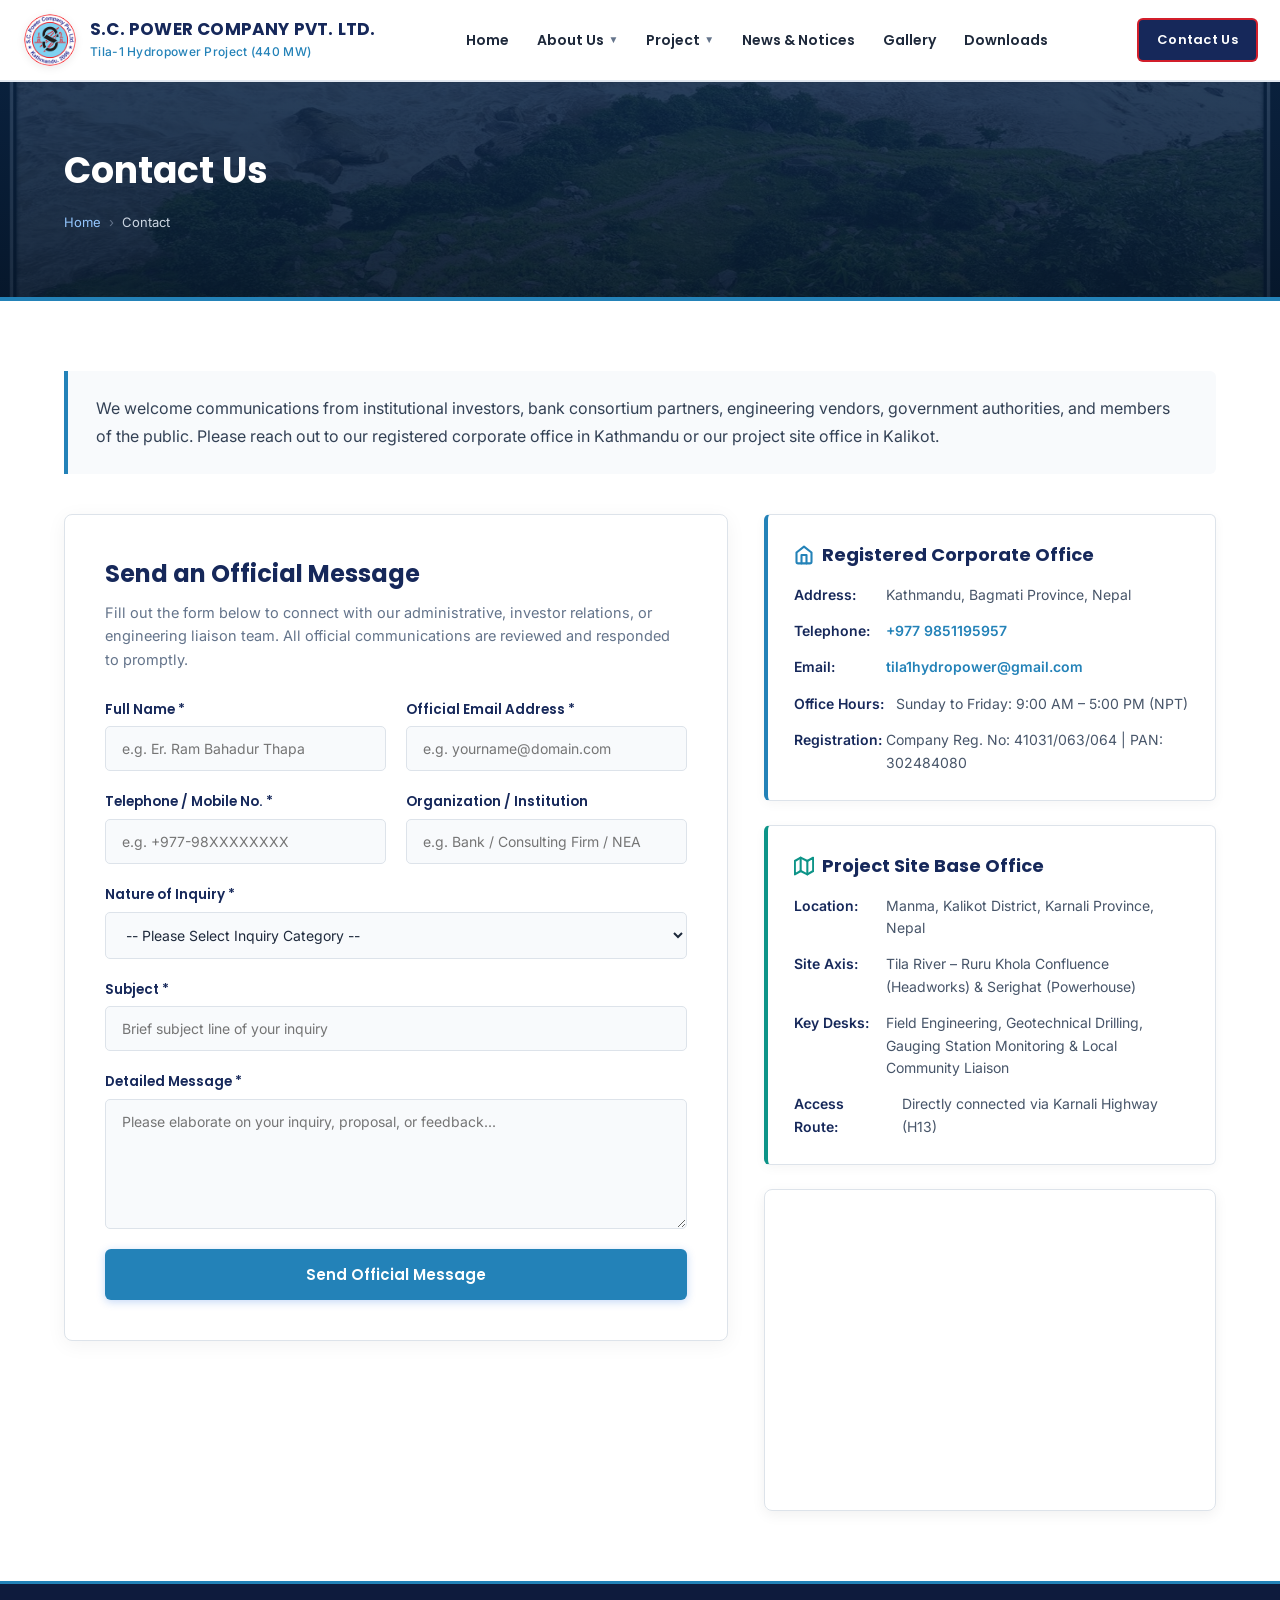
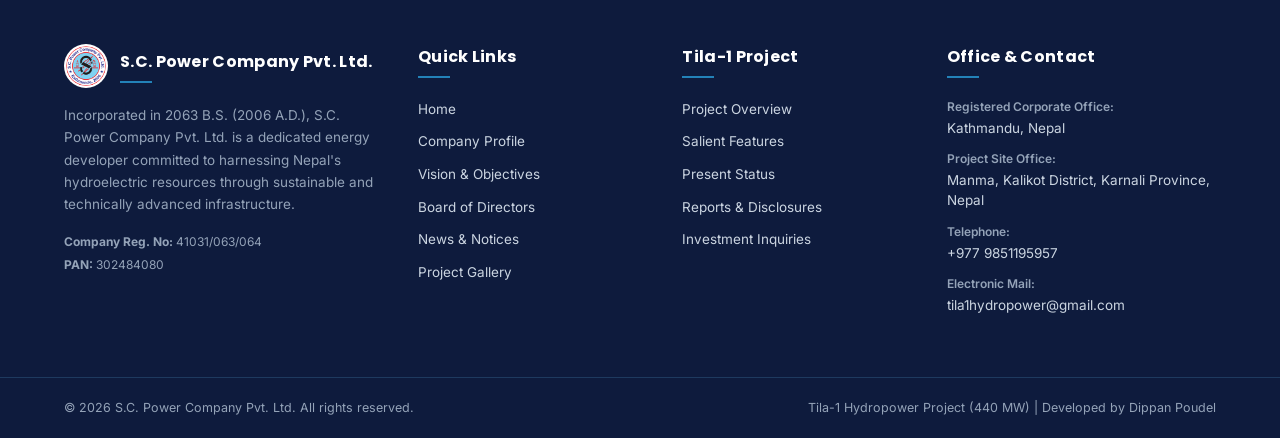
<file: contact.html>
<!DOCTYPE html>
<html lang="en">
<head>
  <meta charset="UTF-8">
  <meta name="viewport" content="width=device-width, initial-scale=1.0">
  <title>Contact Us | S.C. Power Company Pvt. Ltd.</title>
  <meta name="description" content="Contact S.C. Power Company Pvt. Ltd. - Head Office in Kathmandu, Nepal, and Project Site Office in Manma, Kalikot District, Nepal.">
  
  <!-- Google Fonts: Poppins & Inter -->
  <link rel="preconnect" href="https://fonts.googleapis.com">
  <link rel="preconnect" href="https://fonts.gstatic.com" crossorigin>
  <link href="https://fonts.googleapis.com/css2?family=Inter:wght@400;500;600;700&family=Poppins:wght@500;600;700&display=swap" rel="stylesheet">
  
  <!-- Stylesheet -->
  <link rel="stylesheet" href="css/style.css?v=3.7">
  <link rel="icon" type="image/png" href="images/logo-128.png">
</head>
<body>

  <!-- Main Navigation Header -->
  <header class="main-header">
    <div class="container">
      <nav class="navbar">
        <a href="index.html" class="brand">
          <img src="images/logo-128.png" alt="S.C. Power Company Logo" class="brand-logo-img">
          <div class="brand-text">
            <span class="brand-title">S.C. POWER COMPANY PVT. LTD.</span>
            <span class="brand-subtitle">Tila-1 Hydropower Project (440 MW)</span>
          </div>
        </a>

        <!-- Desktop Navigation Menu -->
        <ul class="nav-menu">
          <li class="nav-item">
            <a href="index.html" class="nav-link">Home</a>
          </li>
          
          <li class="nav-item">
            <span class="nav-link">About Us <span class="dropdown-arrow">&#x25BC;</span></span>
            <ul class="dropdown-menu">
              <li class="dropdown-item"><a href="about.html">Company Profile</a></li>
              <li class="dropdown-item"><a href="vision.html">Vision, Mission & Objectives</a></li>
              <li class="dropdown-item"><a href="team.html">Board of Directors & Leadership</a></li>
            </ul>
          </li>
          
          <li class="nav-item">
            <span class="nav-link">Project <span class="dropdown-arrow">&#x25BC;</span></span>
            <ul class="dropdown-menu">
              <li class="dropdown-item"><a href="project-overview.html">Project Overview</a></li>
              <li class="dropdown-item"><a href="salient-features.html">Salient Technical Features</a></li>
              <li class="dropdown-item"><a href="present-status.html">Present Status & Progress</a></li>
            </ul>
          </li>
          
          <li class="nav-item">
            <a href="news.html" class="nav-link">News & Notices</a>
          </li>
          
          <li class="nav-item">
            <a href="gallery.html" class="nav-link">Gallery</a>
          </li>
          
          <li class="nav-item">
            <a href="downloads.html" class="nav-link">Downloads</a>
          </li>
        </ul>

        <div class="header-cta">
          <a href="contact.html" class="btn-header active">Contact Us</a>
        </div>

        <button id="hamburger-toggle" class="hamburger" aria-label="Toggle navigation menu" aria-expanded="false">
          <span class="hamburger-box">
            <span class="hamburger-line"></span>
            <span class="hamburger-line"></span>
            <span class="hamburger-line"></span>
          </span>
        </button>
      </nav>
    </div>

    <!-- Mobile Drawer Menu -->
    <div id="mobile-nav" class="mobile-nav">
      <ul class="mobile-nav-list">
        <li class="mobile-nav-item">
          <a href="index.html" class="mobile-nav-link">Home</a>
        </li>
        <li class="mobile-nav-item mobile-has-submenu">
          <a href="#" class="mobile-nav-link mobile-submenu-trigger">
            About Us <span>+</span>
          </a>
          <ul class="mobile-submenu">
            <li class="mobile-subitem"><a href="about.html">Company Profile</a></li>
            <li class="mobile-subitem"><a href="vision.html">Vision, Mission & Objectives</a></li>
            <li class="mobile-subitem"><a href="team.html">Board of Directors & Leadership</a></li>
          </ul>
        </li>
        <li class="mobile-nav-item mobile-has-submenu">
          <a href="#" class="mobile-nav-link mobile-submenu-trigger">
            Project <span>+</span>
          </a>
          <ul class="mobile-submenu">
            <li class="mobile-subitem"><a href="project-overview.html">Project Overview</a></li>
            <li class="mobile-subitem"><a href="salient-features.html">Salient Technical Features</a></li>
            <li class="mobile-subitem"><a href="present-status.html">Present Status & Progress</a></li>
          </ul>
        </li>
        <li class="mobile-nav-item">
          <a href="news.html" class="mobile-nav-link">News & Notices</a>
        </li>
        <li class="mobile-nav-item">
          <a href="gallery.html" class="mobile-nav-link">Gallery</a>
        </li>
        <li class="mobile-nav-item">
          <a href="downloads.html" class="mobile-nav-link">Downloads</a>
        </li>
        <li class="mobile-nav-item">
          <a href="contact.html" class="mobile-nav-link">Contact Us</a>
        </li>
      </ul>
    </div>
  </header>

  <!-- Page Banner -->
  <section class="page-banner">
    <div class="container">
      <h1 class="page-banner-title">Contact Us</h1>
      <nav class="breadcrumbs" aria-label="Breadcrumb">
        <a href="index.html">Home</a>
        <span class="breadcrumbs-separator">&#x203A;</span>
        <span>Contact</span>
      </nav>
    </div>
  </section>

  <main class="section-padding">
    <div class="container">

      <!-- Contact Intro Box -->
      <div class="page-intro-box">
        We welcome communications from institutional investors, bank consortium partners, engineering vendors, government authorities, and members of the public. Please reach out to our registered corporate office in Kathmandu or our project site office in Kalikot.
      </div>

      <div class="contact-layout">
        
        <!-- Modern Contact Form Card -->
        <div class="contact-card-modern">
          <h2 style="font-family: var(--font-heading); font-size: 24px; color: var(--color-primary-navy); margin-bottom: 8px;">
            Send an Official Message
          </h2>
          <p style="font-size: 14.5px; color: #64748B; margin-bottom: 28px; line-height: 1.6;">
            Fill out the form below to connect with our administrative, investor relations, or engineering liaison team. All official communications are reviewed and responded to promptly.
          </p>

          <form id="contact-form">
            <div class="form-grid-row">
              <div class="form-field-group no-margin">
                <label for="name" class="field-label">Full Name *</label>
                <input type="text" id="name" name="name" class="field-input" placeholder="e.g. Er. Ram Bahadur Thapa" required>
              </div>
              <div class="form-field-group no-margin">
                <label for="email" class="field-label">Official Email Address *</label>
                <input type="email" id="email" name="email" class="field-input" placeholder="e.g. yourname@domain.com" required>
              </div>
            </div>

            <div class="form-grid-row">
              <div class="form-field-group no-margin">
                <label for="phone" class="field-label">Telephone / Mobile No. *</label>
                <input type="tel" id="phone" name="phone" class="field-input" placeholder="e.g. +977-98XXXXXXXX" required>
              </div>
              <div class="form-field-group no-margin">
                <label for="organization" class="field-label">Organization / Institution</label>
                <input type="text" id="organization" name="organization" class="field-input" placeholder="e.g. Bank / Consulting Firm / NEA">
              </div>
            </div>

            <div class="form-field-group">
              <label for="inquiry_type" class="field-label">Nature of Inquiry *</label>
              <select id="inquiry_type" name="inquiry_type" class="field-select" required>
                <option value="">-- Please Select Inquiry Category --</option>
                <option value="investment">Consortium Banking & Institutional Financing</option>
                <option value="contractor">EPC Contracting & Equipment Procurement</option>
                <option value="regulatory">Government Authorities & DoED / NEA Liaison</option>
                <option value="community">Kalikot Community & Land Liaison</option>
                <option value="career">Employment & Engineering Opportunities</option>
                <option value="general">General Corporate Inquiries</option>
              </select>
            </div>

            <div class="form-field-group">
              <label for="subject" class="field-label">Subject *</label>
              <input type="text" id="subject" name="subject" class="field-input" placeholder="Brief subject line of your inquiry" required>
            </div>

            <div class="form-field-group">
              <label for="message" class="field-label">Detailed Message *</label>
              <textarea id="message" name="message" class="field-textarea" placeholder="Please elaborate on your inquiry, proposal, or feedback..." required></textarea>
            </div>

            <button type="submit" class="btn-primary" style="width: 100%; border: none; cursor: pointer; text-align: center; font-size: 15px; font-weight: 600; padding: 14px 24px; border-radius: 6px;">
              <span>Send Official Message</span>
            </button>
          </form>

          <!-- Feedback Notification -->
          <div id="form-feedback" class="form-feedback" style="margin-top: 24px;">
            <strong>Thank you for contacting S.C. Power Company Pvt. Ltd.</strong><br>
            Your inquiry has been successfully submitted. Our administrative and corporate team will review your message and reach out to you shortly.
          </div>
        </div>

        <!-- Office Details & Embedded Map -->
        <div class="contact-info-cards">
          
          <!-- Corporate Head Office -->
          <div class="office-card-elevated">
            <h3 class="office-card-title">
              <svg width="20" height="20" viewBox="0 0 24 24" fill="none" stroke="var(--color-primary-blue)" stroke-width="2.5" stroke-linecap="round" stroke-linejoin="round"><path d="M3 9l9-7 9 7v11a2 2 0 0 1-2 2H5a2 2 0 0 1-2-2z"></path><polyline points="9 22 9 12 15 12 15 22"></polyline></svg>
              Registered Corporate Office
            </h3>
            
            <div class="office-detail-row">
              <span class="office-detail-label">Address:</span>
              <span>Kathmandu, Bagmati Province, Nepal</span>
            </div>

            <div class="office-detail-row">
              <span class="office-detail-label">Telephone:</span>
              <span><a href="tel:+9779851195957" style="color: var(--color-primary-blue); font-weight: 600;">+977 9851195957</a></span>
            </div>

            <div class="office-detail-row">
              <span class="office-detail-label">Email:</span>
              <span>
                <a href="mailto:tila1hydropower@gmail.com" style="color: var(--color-primary-blue); font-weight: 600;">tila1hydropower@gmail.com</a>
              </span>
            </div>

            <div class="office-detail-row">
              <span class="office-detail-label">Office Hours:</span>
              <span>Sunday to Friday: 9:00 AM – 5:00 PM (NPT)</span>
            </div>

            <div class="office-detail-row">
              <span class="office-detail-label">Registration:</span>
              <span>Company Reg. No: 41031/063/064 | PAN: 302484080</span>
            </div>
          </div>

          <!-- Project Site Base Office -->
          <div class="office-card-elevated" style="border-left-color: #0D9488;">
            <h3 class="office-card-title">
              <svg width="20" height="20" viewBox="0 0 24 24" fill="none" stroke="#0D9488" stroke-width="2.5" stroke-linecap="round" stroke-linejoin="round"><polygon points="1 6 1 22 8 18 16 22 23 18 23 2 16 6 8 2 1 6"></polygon><line x1="8" y1="2" x2="8" y2="18"></line><line x1="16" y1="6" x2="16" y2="22"></line></svg>
              Project Site Base Office
            </h3>
            
            <div class="office-detail-row">
              <span class="office-detail-label">Location:</span>
              <span>Manma, Kalikot District, Karnali Province, Nepal</span>
            </div>

            <div class="office-detail-row">
              <span class="office-detail-label">Site Axis:</span>
              <span>Tila River – Ruru Khola Confluence (Headworks) & Serighat (Powerhouse)</span>
            </div>

            <div class="office-detail-row">
              <span class="office-detail-label">Key Desks:</span>
              <span>Field Engineering, Geotechnical Drilling, Gauging Station Monitoring & Local Community Liaison</span>
            </div>

            <div class="office-detail-row">
              <span class="office-detail-label">Access Route:</span>
              <span>Directly connected via Karnali Highway (H13)</span>
            </div>
          </div>

          <!-- Embedded Map Container -->
          <div class="map-embed-container">
            <iframe src="https://www.google.com/maps/embed?pb=!1m18!1m12!1m3!1d56511.330765791754!2d85.28158979895572!3d27.71857768400892!2m3!1f0!2f0!3f0!3m2!1i1024!2i768!4f13.1!3m3!1m2!1s0x39eb192e10de30cb%3A0x4296cb04bd6136e4!2sEastern%20Hydropower%20Co.!5e0!3m2!1sen!2snp!4v1789533811068!5m2!1sen!2snp" width="100%" height="320" style="border:0; display: block; border-radius: 6px;" allowfullscreen="" loading="lazy" referrerpolicy="strict-origin-when-cross-origin"></iframe>
          </div>

        </div>

      </div>

    </div>
  </main>

  <!-- Corporate Footer -->
  <footer class="footer">
    <div class="container">
      <div class="footer-grid">
        <div>
          <div class="footer-brand-header">
            <img src="images/logo-128.png" alt="S.C. Power Company Logo" class="footer-logo-img">
            <h3 class="footer-col-title" style="margin-bottom: 0;">S.C. Power Company Pvt. Ltd.</h3>
          </div>
          <p class="footer-desc">
            Incorporated in 2063 B.S. (2006 A.D.), S.C. Power Company Pvt. Ltd. is a dedicated energy developer committed to harnessing Nepal's hydroelectric resources through sustainable and technically advanced infrastructure.
          </p>
          <div class="footer-meta-item"><strong>Company Reg. No:</strong> 41031/063/064</div>
          <div class="footer-meta-item"><strong>PAN:</strong> 302484080</div>
        </div>

        <div>
          <h3 class="footer-col-title">Quick Links</h3>
          <ul class="footer-links">
            <li><a href="index.html">Home</a></li>
            <li><a href="about.html">Company Profile</a></li>
            <li><a href="vision.html">Vision & Objectives</a></li>
            <li><a href="team.html">Board of Directors</a></li>
            <li><a href="news.html">News & Notices</a></li>
            <li><a href="gallery.html">Project Gallery</a></li>
          </ul>
        </div>

        <div>
          <h3 class="footer-col-title">Tila-1 Project</h3>
          <ul class="footer-links">
            <li><a href="project-overview.html">Project Overview</a></li>
            <li><a href="salient-features.html">Salient Features</a></li>
            <li><a href="present-status.html">Present Status</a></li>
            <li><a href="downloads.html">Reports & Disclosures</a></li>
            <li><a href="contact.html">Investment Inquiries</a></li>
          </ul>
        </div>

        <div>
          <h3 class="footer-col-title">Office & Contact</h3>
          <div class="footer-contact-item">
            <span class="contact-label">Registered Corporate Office:</span>
            <span>Kathmandu, Nepal</span>
          </div>
          <div class="footer-contact-item">
            <span class="contact-label">Project Site Office:</span>
            <span>Manma, Kalikot District, Karnali Province, Nepal</span>
          </div>
          <div class="footer-contact-item">
            <span class="contact-label">Telephone:</span>
            <span>+977 9851195957</span>
          </div>
          <div class="footer-contact-item">
            <span class="contact-label">Electronic Mail:</span>
            <span>tila1hydropower@gmail.com</span>
          </div>
        </div>
      </div>
    </div>

    <div class="footer-bottom">
      <div class="container">
        <div class="footer-bottom-inner">
          <div>
            &copy; 2026 S.C. Power Company Pvt. Ltd. All rights reserved.
          </div>
          <div>
            Tila-1 Hydropower Project (440 MW) | Developed by Dippan Poudel
          </div>
        </div>
      </div>
    </div>
  </footer>

  <script src="js/main.js?v=3.6"></script>
</body>
</html>
</file>
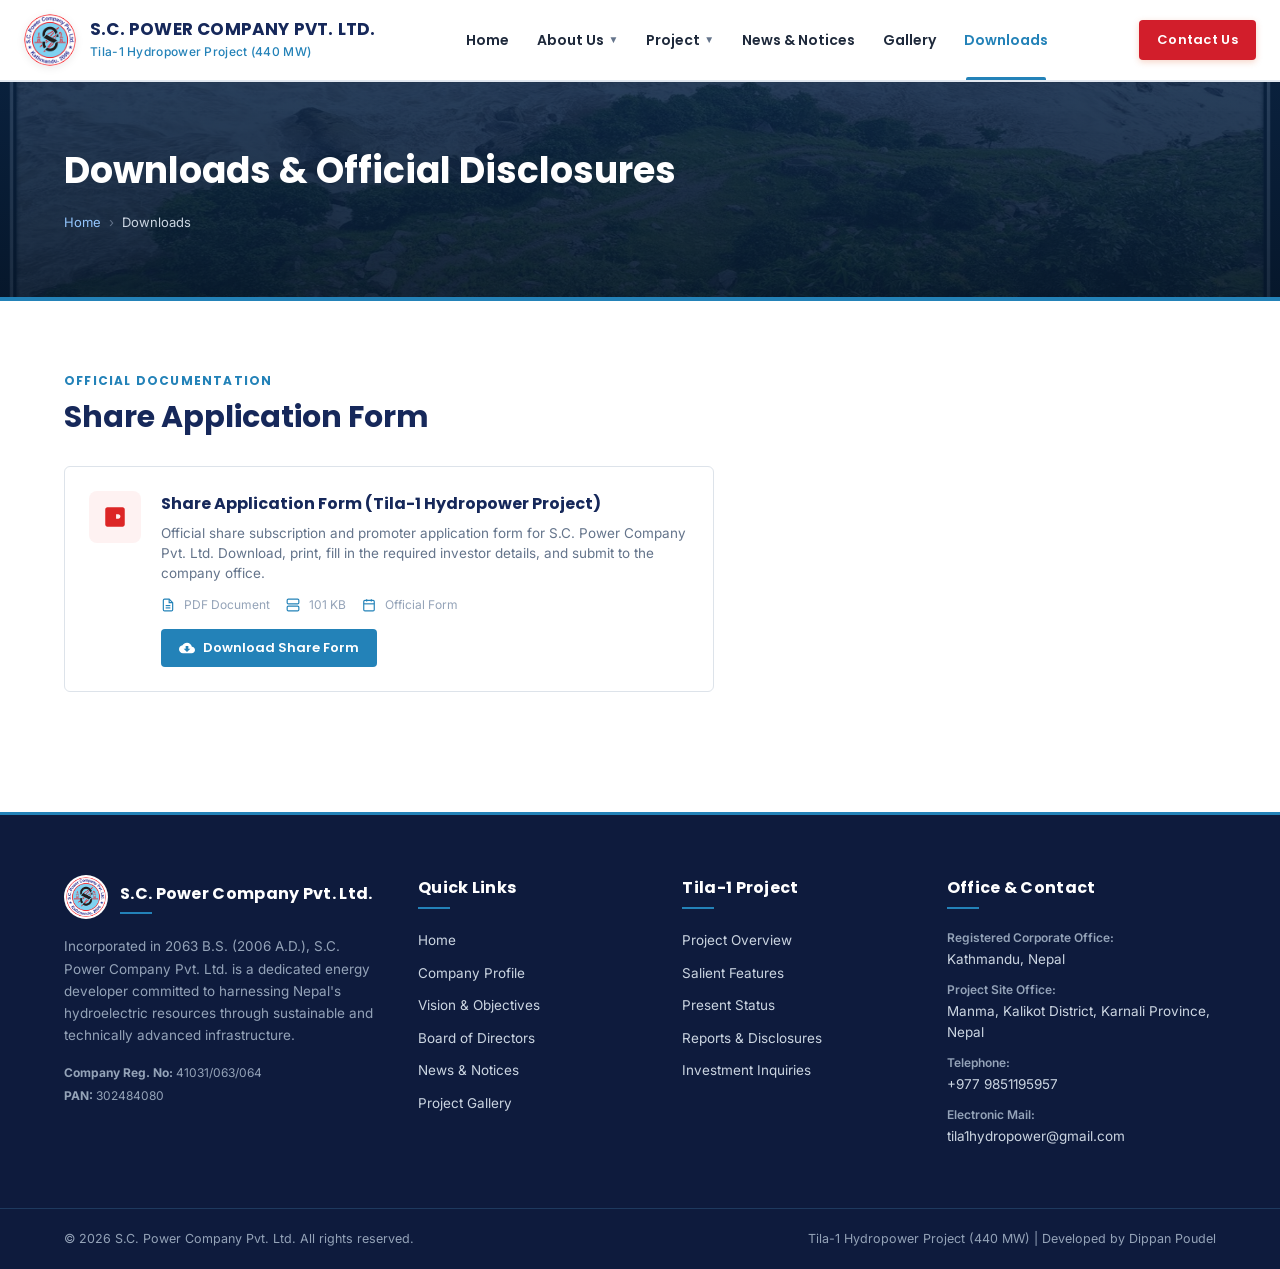
<file: downloads.html>
<!DOCTYPE html>
<html lang="en">
<head>
  <meta charset="UTF-8">
  <meta name="viewport" content="width=device-width, initial-scale=1.0">
  <title>Downloads & Disclosures | S.C. Power Company Pvt. Ltd.</title>
  <meta name="description" content="Download official technical reports, environmental disclosures, financial presentations, and statutory documents for S.C. Power Company Pvt. Ltd. and Tila-1 Project.">
  
  <!-- Google Fonts: Poppins & Inter -->
  <link rel="preconnect" href="https://fonts.googleapis.com">
  <link rel="preconnect" href="https://fonts.gstatic.com" crossorigin>
  <link href="https://fonts.googleapis.com/css2?family=Inter:wght@400;500;600;700&family=Poppins:wght@500;600;700&display=swap" rel="stylesheet">
  
  <!-- Stylesheet -->
  <link rel="stylesheet" href="css/style.css?v=3.7">
  <link rel="icon" type="image/png" href="images/logo-128.png">
</head>
<body>

  <!-- Main Navigation Header -->
  <header class="main-header">
    <div class="container">
      <nav class="navbar">
        <a href="index.html" class="brand">
          <img src="images/logo-128.png" alt="S.C. Power Company Logo" class="brand-logo-img">
          <div class="brand-text">
            <span class="brand-title">S.C. POWER COMPANY PVT. LTD.</span>
            <span class="brand-subtitle">Tila-1 Hydropower Project (440 MW)</span>
          </div>
        </a>

        <!-- Desktop Navigation Menu -->
        <ul class="nav-menu">
          <li class="nav-item">
            <a href="index.html" class="nav-link">Home</a>
          </li>
          
          <li class="nav-item">
            <span class="nav-link">About Us <span class="dropdown-arrow">&#x25BC;</span></span>
            <ul class="dropdown-menu">
              <li class="dropdown-item"><a href="about.html">Company Profile</a></li>
              <li class="dropdown-item"><a href="vision.html">Vision, Mission & Objectives</a></li>
              <li class="dropdown-item"><a href="team.html">Board of Directors & Leadership</a></li>
            </ul>
          </li>
          
          <li class="nav-item">
            <span class="nav-link">Project <span class="dropdown-arrow">&#x25BC;</span></span>
            <ul class="dropdown-menu">
              <li class="dropdown-item"><a href="project-overview.html">Project Overview</a></li>
              <li class="dropdown-item"><a href="salient-features.html">Salient Technical Features</a></li>
              <li class="dropdown-item"><a href="present-status.html">Present Status & Progress</a></li>
            </ul>
          </li>
          
          <li class="nav-item">
            <a href="news.html" class="nav-link">News & Notices</a>
          </li>
          
          <li class="nav-item">
            <a href="gallery.html" class="nav-link">Gallery</a>
          </li>
          
          <li class="nav-item active">
            <a href="downloads.html" class="nav-link">Downloads</a>
          </li>
        </ul>

        <div class="header-cta">
          <a href="contact.html" class="btn-header">Contact Us</a>
        </div>

        <button id="hamburger-toggle" class="hamburger" aria-label="Toggle navigation menu" aria-expanded="false">
          <span class="hamburger-box">
            <span class="hamburger-line"></span>
            <span class="hamburger-line"></span>
            <span class="hamburger-line"></span>
          </span>
        </button>
      </nav>
    </div>

    <!-- Mobile Drawer Menu -->
    <div id="mobile-nav" class="mobile-nav">
      <ul class="mobile-nav-list">
        <li class="mobile-nav-item">
          <a href="index.html" class="mobile-nav-link">Home</a>
        </li>
        <li class="mobile-nav-item mobile-has-submenu">
          <a href="#" class="mobile-nav-link mobile-submenu-trigger">
            About Us <span>+</span>
          </a>
          <ul class="mobile-submenu">
            <li class="mobile-subitem"><a href="about.html">Company Profile</a></li>
            <li class="mobile-subitem"><a href="vision.html">Vision, Mission & Objectives</a></li>
            <li class="mobile-subitem"><a href="team.html">Board of Directors & Leadership</a></li>
          </ul>
        </li>
        <li class="mobile-nav-item mobile-has-submenu">
          <a href="#" class="mobile-nav-link mobile-submenu-trigger">
            Project <span>+</span>
          </a>
          <ul class="mobile-submenu">
            <li class="mobile-subitem"><a href="project-overview.html">Project Overview</a></li>
            <li class="mobile-subitem"><a href="salient-features.html">Salient Technical Features</a></li>
            <li class="mobile-subitem"><a href="present-status.html">Present Status & Progress</a></li>
          </ul>
        </li>
        <li class="mobile-nav-item">
          <a href="news.html" class="mobile-nav-link">News & Notices</a>
        </li>
        <li class="mobile-nav-item">
          <a href="gallery.html" class="mobile-nav-link">Gallery</a>
        </li>
        <li class="mobile-nav-item">
          <a href="downloads.html" class="mobile-nav-link">Downloads</a>
        </li>
        <li class="mobile-nav-item">
          <a href="contact.html" class="mobile-nav-link">Contact Us</a>
        </li>
      </ul>
    </div>
  </header>

  <!-- Page Banner -->
  <section class="page-banner">
    <div class="container">
      <h1 class="page-banner-title">Downloads & Official Disclosures</h1>
      <nav class="breadcrumbs" aria-label="Breadcrumb">
        <a href="index.html">Home</a>
        <span class="breadcrumbs-separator">&#x203A;</span>
        <span>Downloads</span>
      </nav>
    </div>
  </section>

  <main class="section-padding">
    <div class="container">

      <!-- Section: Share Application Form -->
      <div style="margin-bottom: 50px;">
        <span class="section-tag">Official Documentation</span>
        <h2 class="section-title">Share Application Form</h2>

        <div class="download-grid" style="grid-template-columns: repeat(auto-fit, minmax(320px, 1fr)); max-width: 650px;">
          
          <!-- Share Form PDF -->
          <div class="download-card card-hover">
            <div class="download-icon-box pdf">
              <svg width="26" height="26" viewBox="0 0 24 24" fill="currentColor"><path d="M19 3H5c-1.1 0-2 .9-2 2v14c0 1.1.9 2 2 2h14c1.1 0 2-.9 2-2V5c0-1.1-.9-2-2-2zm-9.5 8.5h-2v1h2c.55 0 1-.45 1-1s-.45-1-1-1zm0-3h-2v1h2c.55 0 1-.45 1-1s-.45-1-1-1zm5.5 5h-2v-4h2c1.1 0 2 .9 2 2s-.9 2-2 2z"/></svg>
            </div>
            <div class="download-info">
              <h3 class="download-title">Share Application Form (Tila-1 Hydropower Project)</h3>
              <p class="download-desc">Official share subscription and promoter application form for S.C. Power Company Pvt. Ltd. Download, print, fill in the required investor details, and submit to the company office.</p>
              <div class="download-meta">
                <span><svg class="meta-icon-svg" viewBox="0 0 24 24" fill="none" stroke="currentColor" stroke-width="2"><path d="M14 2H6a2 2 0 0 0-2 2v16a2 2 0 0 0 2 2h12a2 2 0 0 0 2-2V8z"></path><polyline points="14 2 14 8 20 8"></polyline><line x1="16" y1="13" x2="8" y2="13"></line><line x1="16" y1="17" x2="8" y2="17"></line></svg> PDF Document</span>
                <span><svg class="meta-icon-svg" viewBox="0 0 24 24" fill="none" stroke="currentColor" stroke-width="2"><rect x="2" y="2" width="20" height="8" rx="2" ry="2"></rect><rect x="2" y="14" width="20" height="8" rx="2" ry="2"></rect><line x1="6" y1="6" x2="6.01" y2="6"></line><line x1="6" y1="18" x2="6.01" y2="18"></line></svg> 101 KB</span>
                <span><svg class="meta-icon-svg" viewBox="0 0 24 24" fill="none" stroke="currentColor" stroke-width="2"><rect x="3" y="4" width="18" height="18" rx="2" ry="2"></rect><line x1="16" y1="2" x2="16" y2="6"></line><line x1="8" y1="2" x2="8" y2="6"></line><line x1="3" y1="10" x2="21" y2="10"></line></svg> Official Form</span>
              </div>
              <a href="downloads/Share.pdf" download="SC_Power_Company_Share_Form.pdf" class="download-btn">
                <svg width="16" height="16" viewBox="0 0 24 24" fill="currentColor"><path d="M19.35 10.04C18.67 6.59 15.64 4 12 4 9.11 4 6.6 5.64 5.35 8.04 2.34 8.36 0 10.91 0 14c0 3.31 2.69 6 6 6h13c2.76 0 5-2.24 5-5 0-2.64-2.05-4.78-4.65-4.96zM17 13l-5 5-5-5h3V9h4v4h3z"/></svg>
                Download Share Form
              </a>
            </div>
          </div>

        </div>
      </div>

    </div>
  </main>

  <!-- Corporate Footer -->
  <footer class="footer">
    <div class="container">
      <div class="footer-grid">
        <div>
          <div class="footer-brand-header">
            <img src="images/logo-128.png" alt="S.C. Power Company Logo" class="footer-logo-img">
            <h3 class="footer-col-title" style="margin-bottom: 0;">S.C. Power Company Pvt. Ltd.</h3>
          </div>
          <p class="footer-desc">
            Incorporated in 2063 B.S. (2006 A.D.), S.C. Power Company Pvt. Ltd. is a dedicated energy developer committed to harnessing Nepal's hydroelectric resources through sustainable and technically advanced infrastructure.
          </p>
          <div class="footer-meta-item"><strong>Company Reg. No:</strong> 41031/063/064</div>
          <div class="footer-meta-item"><strong>PAN:</strong> 302484080</div>
        </div>

        <div>
          <h3 class="footer-col-title">Quick Links</h3>
          <ul class="footer-links">
            <li><a href="index.html">Home</a></li>
            <li><a href="about.html">Company Profile</a></li>
            <li><a href="vision.html">Vision & Objectives</a></li>
            <li><a href="team.html">Board of Directors</a></li>
            <li><a href="news.html">News & Notices</a></li>
            <li><a href="gallery.html">Project Gallery</a></li>
          </ul>
        </div>

        <div>
          <h3 class="footer-col-title">Tila-1 Project</h3>
          <ul class="footer-links">
            <li><a href="project-overview.html">Project Overview</a></li>
            <li><a href="salient-features.html">Salient Features</a></li>
            <li><a href="present-status.html">Present Status</a></li>
            <li><a href="downloads.html">Reports & Disclosures</a></li>
            <li><a href="contact.html">Investment Inquiries</a></li>
          </ul>
        </div>

        <div>
          <h3 class="footer-col-title">Office & Contact</h3>
          <div class="footer-contact-item">
            <span class="contact-label">Registered Corporate Office:</span>
            <span>Kathmandu, Nepal</span>
          </div>
          <div class="footer-contact-item">
            <span class="contact-label">Project Site Office:</span>
            <span>Manma, Kalikot District, Karnali Province, Nepal</span>
          </div>
          <div class="footer-contact-item">
            <span class="contact-label">Telephone:</span>
            <span>+977 9851195957</span>
          </div>
          <div class="footer-contact-item">
            <span class="contact-label">Electronic Mail:</span>
            <span>tila1hydropower@gmail.com</span>
          </div>
        </div>
      </div>
    </div>

    <div class="footer-bottom">
      <div class="container">
        <div class="footer-bottom-inner">
          <div>
            &copy; 2026 S.C. Power Company Pvt. Ltd. All rights reserved.
          </div>
          <div>
            Tila-1 Hydropower Project (440 MW) | Developed by Dippan Poudel
          </div>
        </div>
      </div>
    </div>
  </footer>

  <script src="js/main.js?v=3.6"></script>
</body>
</html>
</file>
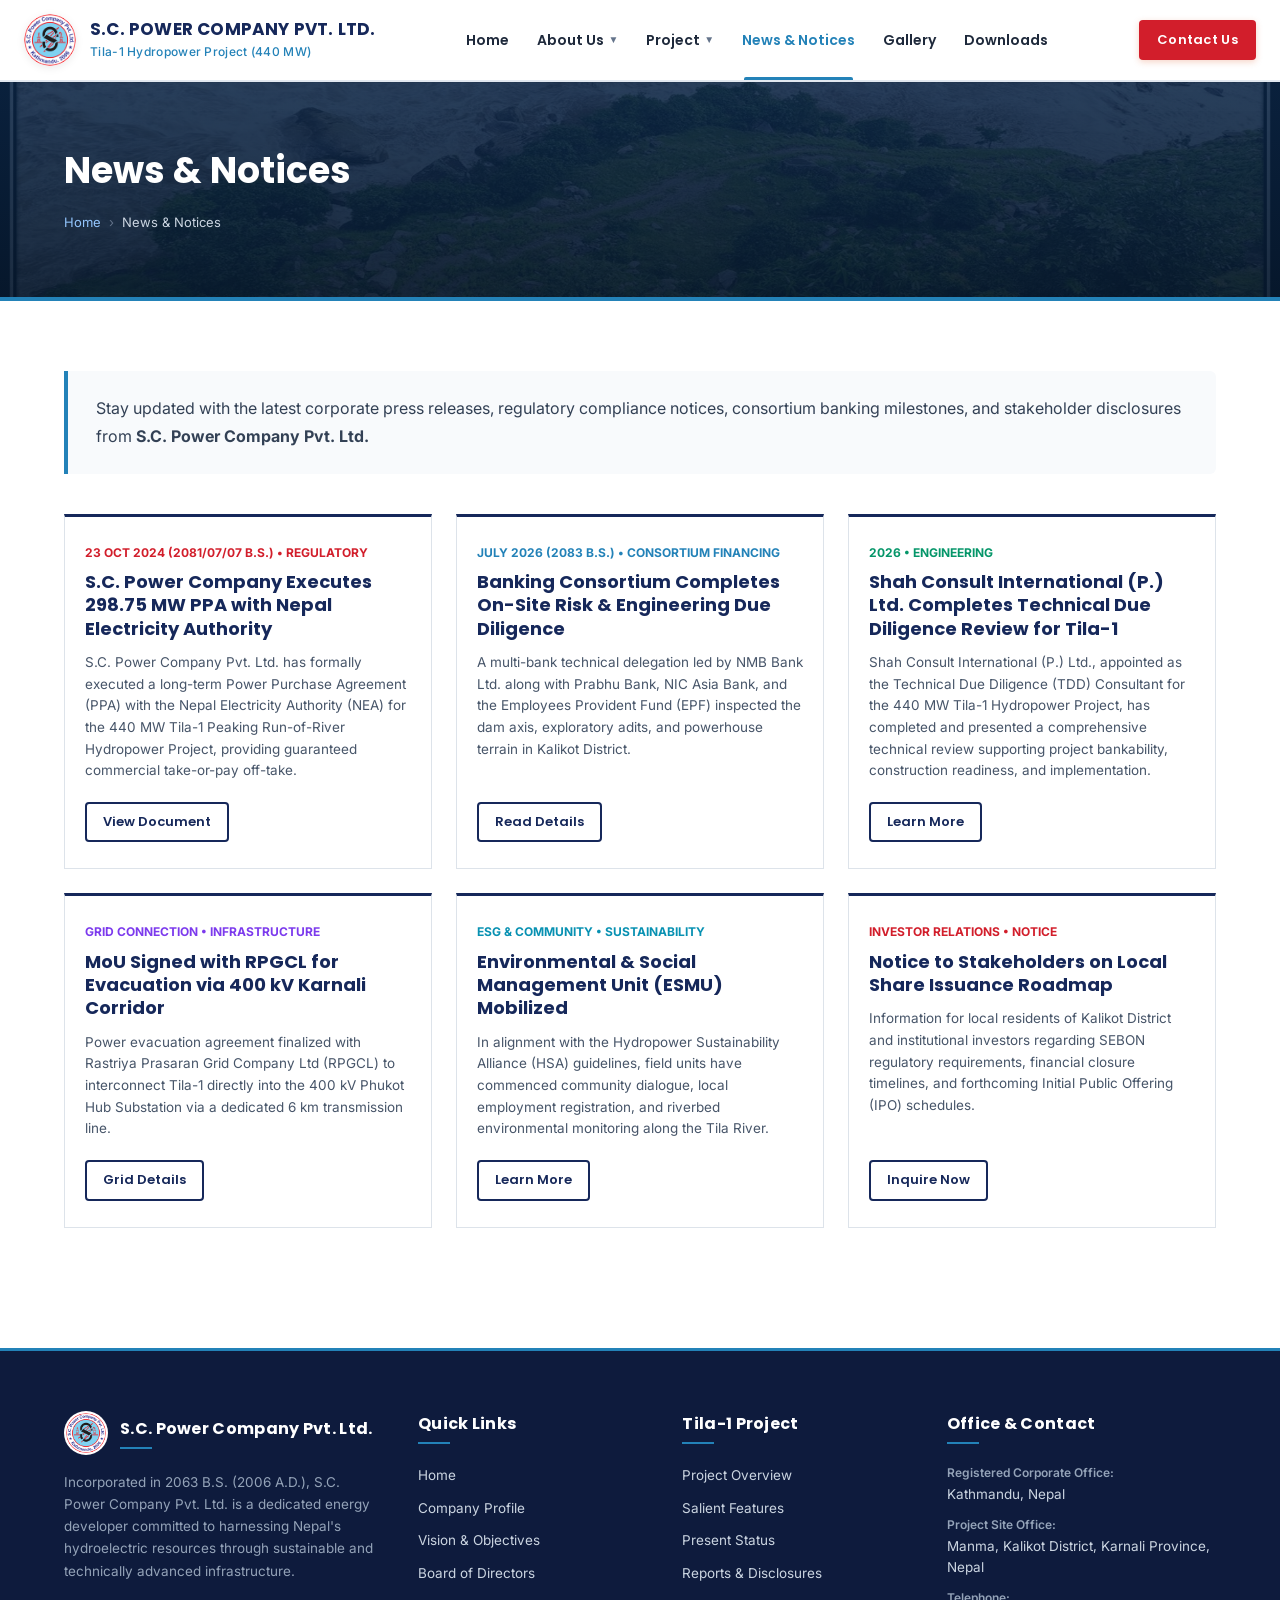
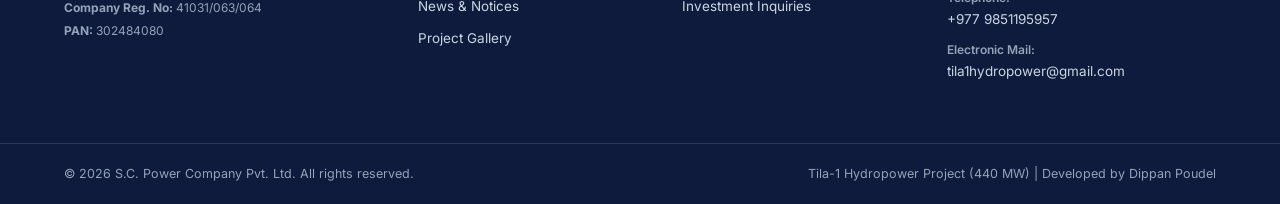
<file: news.html>
<!DOCTYPE html>
<html lang="en">
<head>
  <meta charset="UTF-8">
  <meta name="viewport" content="width=device-width, initial-scale=1.0">
  <title>News & Notices | S.C. Power Company Pvt. Ltd.</title>
  <meta name="description" content="Official press releases, regulatory notices, procurement updates, and corporate announcements for S.C. Power Company Pvt. Ltd. and Tila-1 Hydropower Project.">
  
  <!-- Google Fonts: Poppins & Inter -->
  <link rel="preconnect" href="https://fonts.googleapis.com">
  <link rel="preconnect" href="https://fonts.gstatic.com" crossorigin>
  <link href="https://fonts.googleapis.com/css2?family=Inter:wght@400;500;600;700&family=Poppins:wght@500;600;700&display=swap" rel="stylesheet">
  
  <!-- Stylesheet -->
  <link rel="stylesheet" href="css/style.css?v=3.7">
  <link rel="icon" type="image/png" href="images/logo-128.png">
</head>
<body>

  <!-- Main Navigation Header -->
  <header class="main-header">
    <div class="container">
      <nav class="navbar">
        <a href="index.html" class="brand">
          <img src="images/logo-128.png" alt="S.C. Power Company Logo" class="brand-logo-img">
          <div class="brand-text">
            <span class="brand-title">S.C. POWER COMPANY PVT. LTD.</span>
            <span class="brand-subtitle">Tila-1 Hydropower Project (440 MW)</span>
          </div>
        </a>

        <!-- Desktop Navigation Menu -->
        <ul class="nav-menu">
          <li class="nav-item">
            <a href="index.html" class="nav-link">Home</a>
          </li>
          
          <li class="nav-item">
            <span class="nav-link">About Us <span class="dropdown-arrow">&#x25BC;</span></span>
            <ul class="dropdown-menu">
              <li class="dropdown-item"><a href="about.html">Company Profile</a></li>
              <li class="dropdown-item"><a href="vision.html">Vision, Mission & Objectives</a></li>
              <li class="dropdown-item"><a href="team.html">Board of Directors & Leadership</a></li>
            </ul>
          </li>
          
          <li class="nav-item">
            <span class="nav-link">Project <span class="dropdown-arrow">&#x25BC;</span></span>
            <ul class="dropdown-menu">
              <li class="dropdown-item"><a href="project-overview.html">Project Overview</a></li>
              <li class="dropdown-item"><a href="salient-features.html">Salient Technical Features</a></li>
              <li class="dropdown-item"><a href="present-status.html">Present Status & Progress</a></li>
            </ul>
          </li>
          
          <li class="nav-item active">
            <a href="news.html" class="nav-link">News & Notices</a>
          </li>
          
          <li class="nav-item">
            <a href="gallery.html" class="nav-link">Gallery</a>
          </li>
          
          <li class="nav-item">
            <a href="downloads.html" class="nav-link">Downloads</a>
          </li>
        </ul>

        <div class="header-cta">
          <a href="contact.html" class="btn-header">Contact Us</a>
        </div>

        <button id="hamburger-toggle" class="hamburger" aria-label="Toggle navigation menu" aria-expanded="false">
          <span class="hamburger-box">
            <span class="hamburger-line"></span>
            <span class="hamburger-line"></span>
            <span class="hamburger-line"></span>
          </span>
        </button>
      </nav>
    </div>

    <!-- Mobile Drawer Menu -->
    <div id="mobile-nav" class="mobile-nav">
      <ul class="mobile-nav-list">
        <li class="mobile-nav-item">
          <a href="index.html" class="mobile-nav-link">Home</a>
        </li>
        <li class="mobile-nav-item mobile-has-submenu">
          <a href="#" class="mobile-nav-link mobile-submenu-trigger">
            About Us <span>+</span>
          </a>
          <ul class="mobile-submenu">
            <li class="mobile-subitem"><a href="about.html">Company Profile</a></li>
            <li class="mobile-subitem"><a href="vision.html">Vision, Mission & Objectives</a></li>
            <li class="mobile-subitem"><a href="team.html">Board of Directors & Leadership</a></li>
          </ul>
        </li>
        <li class="mobile-nav-item mobile-has-submenu">
          <a href="#" class="mobile-nav-link mobile-submenu-trigger">
            Project <span>+</span>
          </a>
          <ul class="mobile-submenu">
            <li class="mobile-subitem"><a href="project-overview.html">Project Overview</a></li>
            <li class="mobile-subitem"><a href="salient-features.html">Salient Technical Features</a></li>
            <li class="mobile-subitem"><a href="present-status.html">Present Status & Progress</a></li>
          </ul>
        </li>
        <li class="mobile-nav-item">
          <a href="news.html" class="mobile-nav-link">News & Notices</a>
        </li>
        <li class="mobile-nav-item">
          <a href="gallery.html" class="mobile-nav-link">Gallery</a>
        </li>
        <li class="mobile-nav-item">
          <a href="downloads.html" class="mobile-nav-link">Downloads</a>
        </li>
        <li class="mobile-nav-item">
          <a href="contact.html" class="mobile-nav-link">Contact Us</a>
        </li>
      </ul>
    </div>
  </header>

  <!-- Page Banner -->
  <section class="page-banner">
    <div class="container">
      <h1 class="page-banner-title">News & Notices</h1>
      <nav class="breadcrumbs" aria-label="Breadcrumb">
        <a href="index.html">Home</a>
        <span class="breadcrumbs-separator">&#x203A;</span>
        <span>News & Notices</span>
      </nav>
    </div>
  </section>

  <main class="section-padding">
    <div class="container">

      <!-- News Intro Box -->
      <div class="page-intro-box">
        Stay updated with the latest corporate press releases, regulatory compliance notices, consortium banking milestones, and stakeholder disclosures from <strong>S.C. Power Company Pvt. Ltd.</strong>
      </div>

      <!-- News Cards Grid -->
      <div class="features-grid" style="grid-template-columns: repeat(3, 1fr); margin-bottom: 50px;">
        
        <!-- News Item 1 -->
        <article class="feature-card card-hover" style="display: flex; flex-direction: column;">
          <div style="font-size: 12px; font-weight: 700; color: var(--color-accent-red); margin-bottom: 8px;">
            23 OCT 2024 (2081/07/07 B.S.) • REGULATORY
          </div>
          <h3 class="feature-title" style="font-size: 18px; margin-bottom: 12px;">
            S.C. Power Company Executes 298.75 MW PPA with Nepal Electricity Authority
          </h3>
          <p class="feature-desc" style="flex: 1; margin-bottom: 20px;">
            S.C. Power Company Pvt. Ltd. has formally executed a long-term Power Purchase Agreement (PPA) with the Nepal Electricity Authority (NEA) for the 440 MW Tila-1 Peaking Run-of-River Hydropower Project, providing guaranteed commercial take-or-pay off-take.
          </p>
          <a href="downloads.html" class="btn-secondary" style="color: var(--color-primary-navy); border-color: var(--color-primary-navy); font-size: 13px; padding: 8px 16px; align-self: flex-start;">View Document</a>
        </article>

        <!-- News Item 2 -->
        <article class="feature-card card-hover" style="display: flex; flex-direction: column;">
          <div style="font-size: 12px; font-weight: 700; color: var(--color-primary-blue); margin-bottom: 8px;">
            JULY 2026 (2083 B.S.) • CONSORTIUM FINANCING
          </div>
          <h3 class="feature-title" style="font-size: 18px; margin-bottom: 12px;">
            Banking Consortium Completes On-Site Risk & Engineering Due Diligence
          </h3>
          <p class="feature-desc" style="flex: 1; margin-bottom: 20px;">
            A multi-bank technical delegation led by NMB Bank Ltd. along with Prabhu Bank, NIC Asia Bank, and the Employees Provident Fund (EPF) inspected the dam axis, exploratory adits, and powerhouse terrain in Kalikot District.
          </p>
          <a href="present-status.html" class="btn-secondary" style="color: var(--color-primary-navy); border-color: var(--color-primary-navy); font-size: 13px; padding: 8px 16px; align-self: flex-start;">Read Details</a>
        </article>

        <!-- News Item 3 -->
        <article class="feature-card card-hover" style="display: flex; flex-direction: column;">
          <div style="font-size: 12px; font-weight: 700; color: #059669; margin-bottom: 8px;">
            2026 • ENGINEERING
          </div>
          <h3 class="feature-title" style="font-size: 18px; margin-bottom: 12px;">
            Shah Consult International (P.) Ltd. Completes Technical Due Diligence Review for Tila-1
          </h3>
          <p class="feature-desc" style="flex: 1; margin-bottom: 20px;">
            Shah Consult International (P.) Ltd., appointed as the Technical Due Diligence (TDD) Consultant for the 440 MW Tila-1 Hydropower Project, has completed and presented a comprehensive technical review supporting project bankability, construction readiness, and implementation.
          </p>
          <a href="project-overview.html" class="btn-secondary" style="color: var(--color-primary-navy); border-color: var(--color-primary-navy); font-size: 13px; padding: 8px 16px; align-self: flex-start;">Learn More</a>
        </article>

        <!-- News Item 4 -->
        <article class="feature-card card-hover" style="display: flex; flex-direction: column;">
          <div style="font-size: 12px; font-weight: 700; color: #7C3AED; margin-bottom: 8px;">
            GRID CONNECTION • INFRASTRUCTURE
          </div>
          <h3 class="feature-title" style="font-size: 18px; margin-bottom: 12px;">
            MoU Signed with RPGCL for Evacuation via 400 kV Karnali Corridor
          </h3>
          <p class="feature-desc" style="flex: 1; margin-bottom: 20px;">
            Power evacuation agreement finalized with Rastriya Prasaran Grid Company Ltd (RPGCL) to interconnect Tila-1 directly into the 400 kV Phukot Hub Substation via a dedicated 6 km transmission line.
          </p>
          <a href="project-overview.html" class="btn-secondary" style="color: var(--color-primary-navy); border-color: var(--color-primary-navy); font-size: 13px; padding: 8px 16px; align-self: flex-start;">Grid Details</a>
        </article>

        <!-- News Item 5 -->
        <article class="feature-card card-hover" style="display: flex; flex-direction: column;">
          <div style="font-size: 12px; font-weight: 700; color: #0891B2; margin-bottom: 8px;">
            ESG & COMMUNITY • SUSTAINABILITY
          </div>
          <h3 class="feature-title" style="font-size: 18px; margin-bottom: 12px;">
            Environmental & Social Management Unit (ESMU) Mobilized
          </h3>
          <p class="feature-desc" style="flex: 1; margin-bottom: 20px;">
            In alignment with the Hydropower Sustainability Alliance (HSA) guidelines, field units have commenced community dialogue, local employment registration, and riverbed environmental monitoring along the Tila River.
          </p>
          <a href="about.html" class="btn-secondary" style="color: var(--color-primary-navy); border-color: var(--color-primary-navy); font-size: 13px; padding: 8px 16px; align-self: flex-start;">Learn More</a>
        </article>

        <!-- News Item 6 -->
        <article class="feature-card card-hover" style="display: flex; flex-direction: column;">
          <div style="font-size: 12px; font-weight: 700; color: var(--color-accent-red); margin-bottom: 8px;">
            INVESTOR RELATIONS • NOTICE
          </div>
          <h3 class="feature-title" style="font-size: 18px; margin-bottom: 12px;">
            Notice to Stakeholders on Local Share Issuance Roadmap
          </h3>
          <p class="feature-desc" style="flex: 1; margin-bottom: 20px;">
            Information for local residents of Kalikot District and institutional investors regarding SEBON regulatory requirements, financial closure timelines, and forthcoming Initial Public Offering (IPO) schedules.
          </p>
          <a href="contact.html" class="btn-secondary" style="color: var(--color-primary-navy); border-color: var(--color-primary-navy); font-size: 13px; padding: 8px 16px; align-self: flex-start;">Inquire Now</a>
        </article>

      </div>

    </div>
  </main>

  <!-- Corporate Footer -->
  <footer class="footer">
    <div class="container">
      <div class="footer-grid">
        <div>
          <div class="footer-brand-header">
            <img src="images/logo-128.png" alt="S.C. Power Company Logo" class="footer-logo-img">
            <h3 class="footer-col-title" style="margin-bottom: 0;">S.C. Power Company Pvt. Ltd.</h3>
          </div>
          <p class="footer-desc">
            Incorporated in 2063 B.S. (2006 A.D.), S.C. Power Company Pvt. Ltd. is a dedicated energy developer committed to harnessing Nepal's hydroelectric resources through sustainable and technically advanced infrastructure.
          </p>
          <div class="footer-meta-item"><strong>Company Reg. No:</strong> 41031/063/064</div>
          <div class="footer-meta-item"><strong>PAN:</strong> 302484080</div>
        </div>

        <div>
          <h3 class="footer-col-title">Quick Links</h3>
          <ul class="footer-links">
            <li><a href="index.html">Home</a></li>
            <li><a href="about.html">Company Profile</a></li>
            <li><a href="vision.html">Vision & Objectives</a></li>
            <li><a href="team.html">Board of Directors</a></li>
            <li><a href="news.html">News & Notices</a></li>
            <li><a href="gallery.html">Project Gallery</a></li>
          </ul>
        </div>

        <div>
          <h3 class="footer-col-title">Tila-1 Project</h3>
          <ul class="footer-links">
            <li><a href="project-overview.html">Project Overview</a></li>
            <li><a href="salient-features.html">Salient Features</a></li>
            <li><a href="present-status.html">Present Status</a></li>
            <li><a href="downloads.html">Reports & Disclosures</a></li>
            <li><a href="contact.html">Investment Inquiries</a></li>
          </ul>
        </div>

        <div>
          <h3 class="footer-col-title">Office & Contact</h3>
          <div class="footer-contact-item">
            <span class="contact-label">Registered Corporate Office:</span>
            <span>Kathmandu, Nepal</span>
          </div>
          <div class="footer-contact-item">
            <span class="contact-label">Project Site Office:</span>
            <span>Manma, Kalikot District, Karnali Province, Nepal</span>
          </div>
          <div class="footer-contact-item">
            <span class="contact-label">Telephone:</span>
            <span>+977 9851195957</span>
          </div>
          <div class="footer-contact-item">
            <span class="contact-label">Electronic Mail:</span>
            <span>tila1hydropower@gmail.com</span>
          </div>
        </div>
      </div>
    </div>

    <div class="footer-bottom">
      <div class="container">
        <div class="footer-bottom-inner">
          <div>
            &copy; 2026 S.C. Power Company Pvt. Ltd. All rights reserved.
          </div>
          <div>
            Tila-1 Hydropower Project (440 MW) | Developed by Dippan Poudel
          </div>
        </div>
      </div>
    </div>
  </footer>

  <script src="js/main.js?v=3.6"></script>
</body>
</html>
</file>
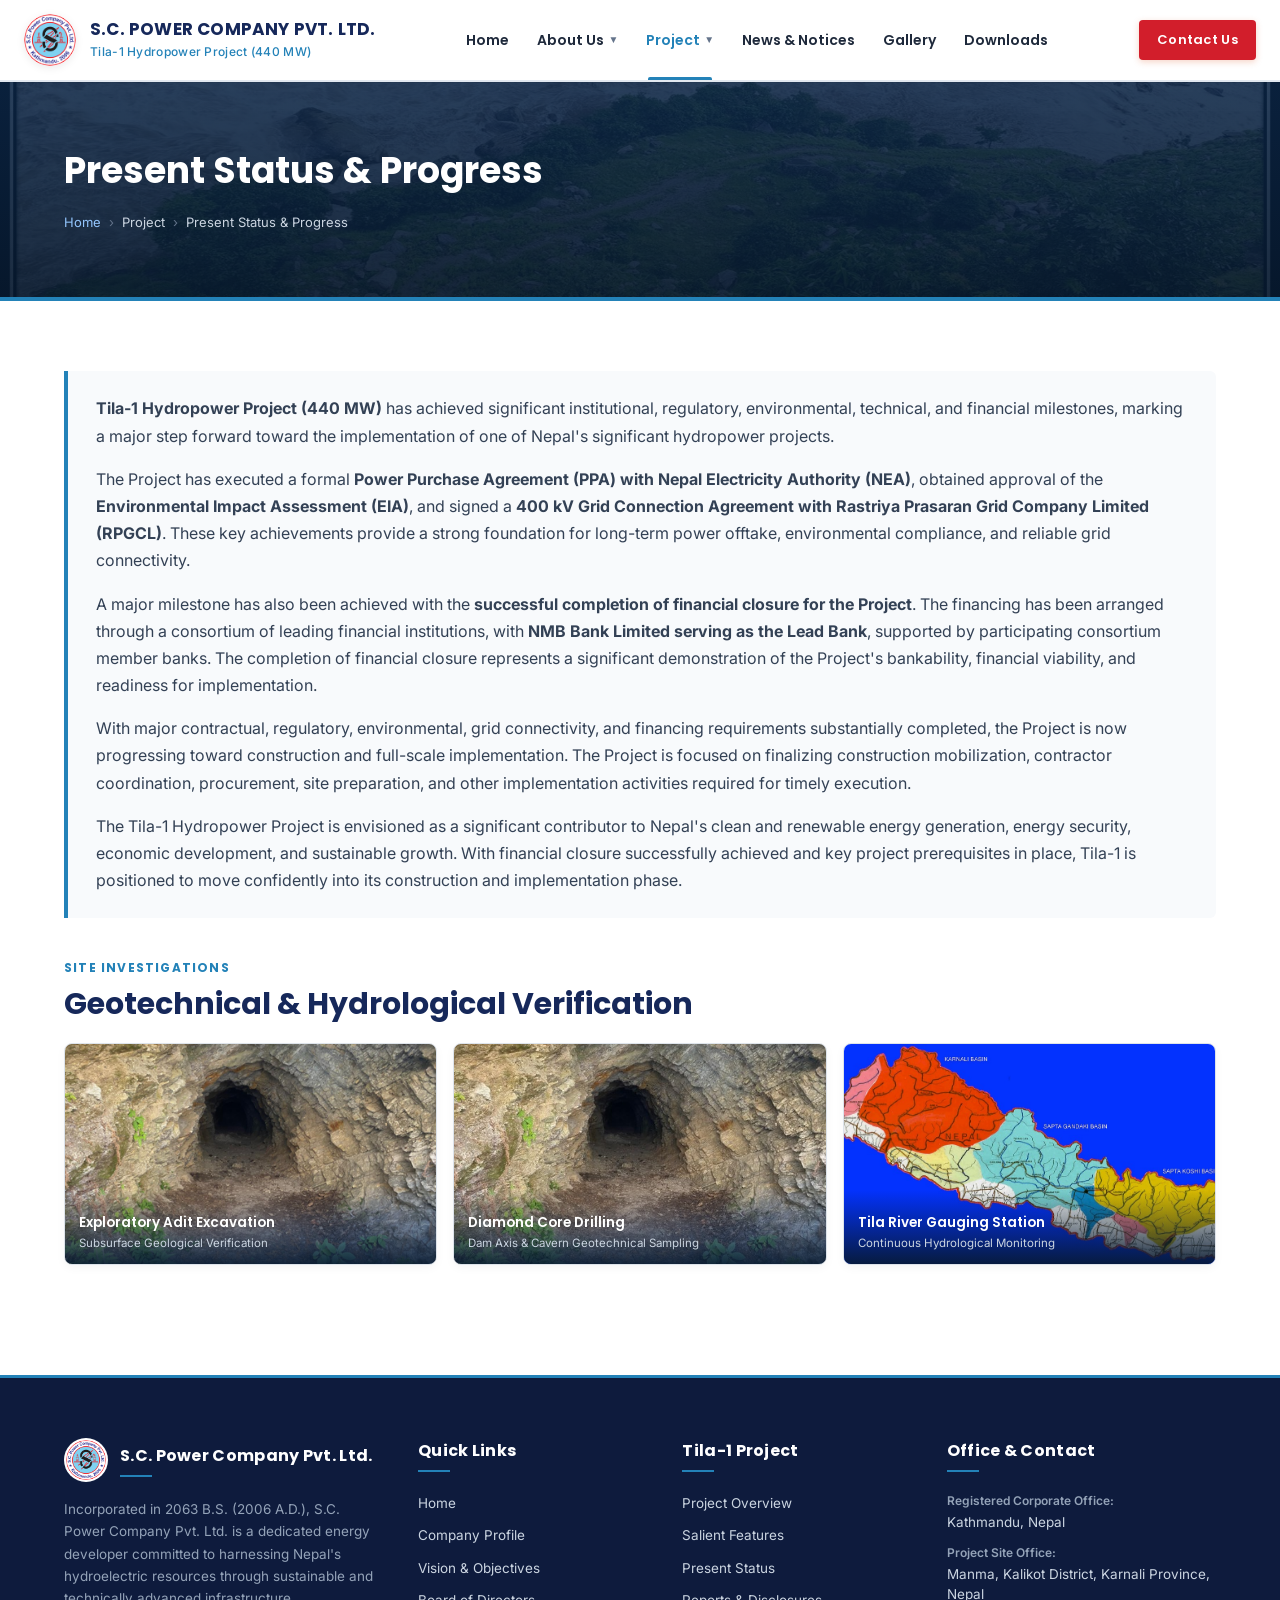
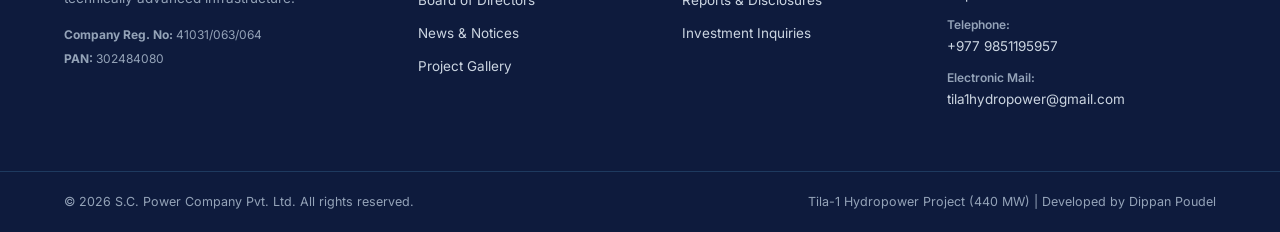
<file: present-status.html>
<!DOCTYPE html>
<html lang="en">
<head>
  <meta charset="UTF-8">
  <meta name="viewport" content="width=device-width, initial-scale=1.0">
  <title>Present Status & Progress | Tila-1 Hydropower Project (440 MW)</title>
  <meta name="description" content="Current operational status, regulatory approvals, consortium site inspections, and geotechnical milestones of the 440 MW Tila-1 Hydropower Project.">
  
  <!-- Google Fonts: Poppins & Inter -->
  <link rel="preconnect" href="https://fonts.googleapis.com">
  <link rel="preconnect" href="https://fonts.gstatic.com" crossorigin>
  <link href="https://fonts.googleapis.com/css2?family=Inter:wght@400;500;600;700&family=Poppins:wght@500;600;700&display=swap" rel="stylesheet">
  
  <!-- Stylesheet -->
  <link rel="stylesheet" href="css/style.css?v=3.7">
  <link rel="icon" type="image/png" href="images/logo-128.png">
</head>
<body>

  <!-- Main Navigation Header -->
  <header class="main-header">
    <div class="container">
      <nav class="navbar">
        <a href="index.html" class="brand">
          <img src="images/logo-128.png" alt="S.C. Power Company Logo" class="brand-logo-img">
          <div class="brand-text">
            <span class="brand-title">S.C. POWER COMPANY PVT. LTD.</span>
            <span class="brand-subtitle">Tila-1 Hydropower Project (440 MW)</span>
          </div>
        </a>

        <!-- Desktop Navigation Menu -->
        <ul class="nav-menu">
          <li class="nav-item">
            <a href="index.html" class="nav-link">Home</a>
          </li>
          
          <li class="nav-item">
            <span class="nav-link">About Us <span class="dropdown-arrow">&#x25BC;</span></span>
            <ul class="dropdown-menu">
              <li class="dropdown-item"><a href="about.html">Company Profile</a></li>
              <li class="dropdown-item"><a href="vision.html">Vision, Mission & Objectives</a></li>
              <li class="dropdown-item"><a href="team.html">Board of Directors & Leadership</a></li>
            </ul>
          </li>
          
          <li class="nav-item active">
            <span class="nav-link">Project <span class="dropdown-arrow">&#x25BC;</span></span>
            <ul class="dropdown-menu">
              <li class="dropdown-item"><a href="project-overview.html">Project Overview</a></li>
              <li class="dropdown-item"><a href="salient-features.html">Salient Technical Features</a></li>
              <li class="dropdown-item"><a href="present-status.html">Present Status & Progress</a></li>
            </ul>
          </li>
          
          <li class="nav-item">
            <a href="news.html" class="nav-link">News & Notices</a>
          </li>
          
          <li class="nav-item">
            <a href="gallery.html" class="nav-link">Gallery</a>
          </li>
          
          <li class="nav-item">
            <a href="downloads.html" class="nav-link">Downloads</a>
          </li>
        </ul>

        <div class="header-cta">
          <a href="contact.html" class="btn-header">Contact Us</a>
        </div>

        <button id="hamburger-toggle" class="hamburger" aria-label="Toggle navigation menu" aria-expanded="false">
          <span class="hamburger-box">
            <span class="hamburger-line"></span>
            <span class="hamburger-line"></span>
            <span class="hamburger-line"></span>
          </span>
        </button>
      </nav>
    </div>

    <!-- Mobile Drawer Menu -->
    <div id="mobile-nav" class="mobile-nav">
      <ul class="mobile-nav-list">
        <li class="mobile-nav-item">
          <a href="index.html" class="mobile-nav-link">Home</a>
        </li>
        <li class="mobile-nav-item mobile-has-submenu">
          <a href="#" class="mobile-nav-link mobile-submenu-trigger">
            About Us <span>+</span>
          </a>
          <ul class="mobile-submenu">
            <li class="mobile-subitem"><a href="about.html">Company Profile</a></li>
            <li class="mobile-subitem"><a href="vision.html">Vision, Mission & Objectives</a></li>
            <li class="mobile-subitem"><a href="team.html">Board of Directors & Leadership</a></li>
          </ul>
        </li>
        <li class="mobile-nav-item mobile-has-submenu">
          <a href="#" class="mobile-nav-link mobile-submenu-trigger">
            Project <span>+</span>
          </a>
          <ul class="mobile-submenu">
            <li class="mobile-subitem"><a href="project-overview.html">Project Overview</a></li>
            <li class="mobile-subitem"><a href="salient-features.html">Salient Technical Features</a></li>
            <li class="mobile-subitem"><a href="present-status.html">Present Status & Progress</a></li>
          </ul>
        </li>
        <li class="mobile-nav-item">
          <a href="news.html" class="mobile-nav-link">News & Notices</a>
        </li>
        <li class="mobile-nav-item">
          <a href="gallery.html" class="mobile-nav-link">Gallery</a>
        </li>
        <li class="mobile-nav-item">
          <a href="downloads.html" class="mobile-nav-link">Downloads</a>
        </li>
        <li class="mobile-nav-item">
          <a href="contact.html" class="mobile-nav-link">Contact Us</a>
        </li>
      </ul>
    </div>
  </header>

  <!-- Page Banner -->
  <section class="page-banner">
    <div class="container">
      <h1 class="page-banner-title">Present Status & Progress</h1>
      <nav class="breadcrumbs" aria-label="Breadcrumb">
        <a href="index.html">Home</a>
        <span class="breadcrumbs-separator">&#x203A;</span>
        <span>Project</span>
        <span class="breadcrumbs-separator">&#x203A;</span>
        <span>Present Status & Progress</span>
      </nav>
    </div>
  </section>

  <main class="section-padding">
    <div class="container">

      <!-- Status Summary Intro Box -->
      <div class="page-intro-box">
        <p style="margin-bottom: 16px;">
          <strong>Tila-1 Hydropower Project (440 MW)</strong> has achieved significant institutional, regulatory, environmental, technical, and financial milestones, marking a major step forward toward the implementation of one of Nepal's significant hydropower projects.
        </p>
        <p style="margin-bottom: 16px;">
          The Project has executed a formal <strong>Power Purchase Agreement (PPA) with Nepal Electricity Authority (NEA)</strong>, obtained approval of the <strong>Environmental Impact Assessment (EIA)</strong>, and signed a <strong>400 kV Grid Connection Agreement with Rastriya Prasaran Grid Company Limited (RPGCL)</strong>. These key achievements provide a strong foundation for long-term power offtake, environmental compliance, and reliable grid connectivity.
        </p>
        <p style="margin-bottom: 16px;">
          A major milestone has also been achieved with the <strong>successful completion of financial closure for the Project</strong>. The financing has been arranged through a consortium of leading financial institutions, with <strong>NMB Bank Limited serving as the Lead Bank</strong>, supported by participating consortium member banks. The completion of financial closure represents a significant demonstration of the Project's bankability, financial viability, and readiness for implementation.
        </p>
        <p style="margin-bottom: 16px;">
          With major contractual, regulatory, environmental, grid connectivity, and financing requirements substantially completed, the Project is now progressing toward construction and full-scale implementation. The Project is focused on finalizing construction mobilization, contractor coordination, procurement, site preparation, and other implementation activities required for timely execution.
        </p>
        <p style="margin-bottom: 0;">
          The Tila-1 Hydropower Project is envisioned as a significant contributor to Nepal's clean and renewable energy generation, energy security, economic development, and sustainable growth. With financial closure successfully achieved and key project prerequisites in place, Tila-1 is positioned to move confidently into its construction and implementation phase.
        </p>
      </div>

      <!-- Site Photos Row -->
      <div style="margin-bottom: 40px;">
        <span class="section-tag">Site Investigations</span>
        <h2 class="section-title">Geotechnical & Hydrological Verification</h2>
        <div class="gallery-grid" style="grid-template-columns: repeat(3, 1fr); margin-top: 20px;">
          <div class="gallery-item card-hover">
            <img src="images/project_site/exploratory_adit_tunnel.png" alt="Subsurface Exploratory Adit Tunnel">
            <div class="gallery-item-overlay">
              <div class="gallery-item-title">Exploratory Adit Excavation</div>
              <div class="gallery-item-loc">Subsurface Geological Verification</div>
            </div>
          </div>
          <div class="gallery-item card-hover">
            <img src="images/project_site/core_drilling_exploration.jpg" alt="Core Drilling Exploration">
            <div class="gallery-item-overlay">
              <div class="gallery-item-title">Diamond Core Drilling</div>
              <div class="gallery-item-loc">Dam Axis & Cavern Geotechnical Sampling</div>
            </div>
          </div>
          <div class="gallery-item card-hover">
            <img src="images/project_site/river_flow_gauging_station.jpg" alt="River Gauging Station">
            <div class="gallery-item-overlay">
              <div class="gallery-item-title">Tila River Gauging Station</div>
              <div class="gallery-item-loc">Continuous Hydrological Monitoring</div>
            </div>
          </div>
        </div>
      </div>

    </div>
  </main>

  <!-- Corporate Footer -->
  <footer class="footer">
    <div class="container">
      <div class="footer-grid">
        <div>
          <div class="footer-brand-header">
            <img src="images/logo-128.png" alt="S.C. Power Company Logo" class="footer-logo-img">
            <h3 class="footer-col-title" style="margin-bottom: 0;">S.C. Power Company Pvt. Ltd.</h3>
          </div>
          <p class="footer-desc">
            Incorporated in 2063 B.S. (2006 A.D.), S.C. Power Company Pvt. Ltd. is a dedicated energy developer committed to harnessing Nepal's hydroelectric resources through sustainable and technically advanced infrastructure.
          </p>
          <div class="footer-meta-item"><strong>Company Reg. No:</strong> 41031/063/064</div>
          <div class="footer-meta-item"><strong>PAN:</strong> 302484080</div>
        </div>

        <div>
          <h3 class="footer-col-title">Quick Links</h3>
          <ul class="footer-links">
            <li><a href="index.html">Home</a></li>
            <li><a href="about.html">Company Profile</a></li>
            <li><a href="vision.html">Vision & Objectives</a></li>
            <li><a href="team.html">Board of Directors</a></li>
            <li><a href="news.html">News & Notices</a></li>
            <li><a href="gallery.html">Project Gallery</a></li>
          </ul>
        </div>

        <div>
          <h3 class="footer-col-title">Tila-1 Project</h3>
          <ul class="footer-links">
            <li><a href="project-overview.html">Project Overview</a></li>
            <li><a href="salient-features.html">Salient Features</a></li>
            <li><a href="present-status.html">Present Status</a></li>
            <li><a href="downloads.html">Reports & Disclosures</a></li>
            <li><a href="contact.html">Investment Inquiries</a></li>
          </ul>
        </div>

        <div>
          <h3 class="footer-col-title">Office & Contact</h3>
          <div class="footer-contact-item">
            <span class="contact-label">Registered Corporate Office:</span>
            <span>Kathmandu, Nepal</span>
          </div>
          <div class="footer-contact-item">
            <span class="contact-label">Project Site Office:</span>
            <span>Manma, Kalikot District, Karnali Province, Nepal</span>
          </div>
          <div class="footer-contact-item">
            <span class="contact-label">Telephone:</span>
            <span>+977 9851195957</span>
          </div>
          <div class="footer-contact-item">
            <span class="contact-label">Electronic Mail:</span>
            <span>tila1hydropower@gmail.com</span>
          </div>
        </div>
      </div>
    </div>

    <div class="footer-bottom">
      <div class="container">
        <div class="footer-bottom-inner">
          <div>
            &copy; 2026 S.C. Power Company Pvt. Ltd. All rights reserved.
          </div>
          <div>
            Tila-1 Hydropower Project (440 MW) | Developed by Dippan Poudel
          </div>
        </div>
      </div>
    </div>
  </footer>

  <script src="js/main.js?v=3.6"></script>
</body>
</html>
</file>
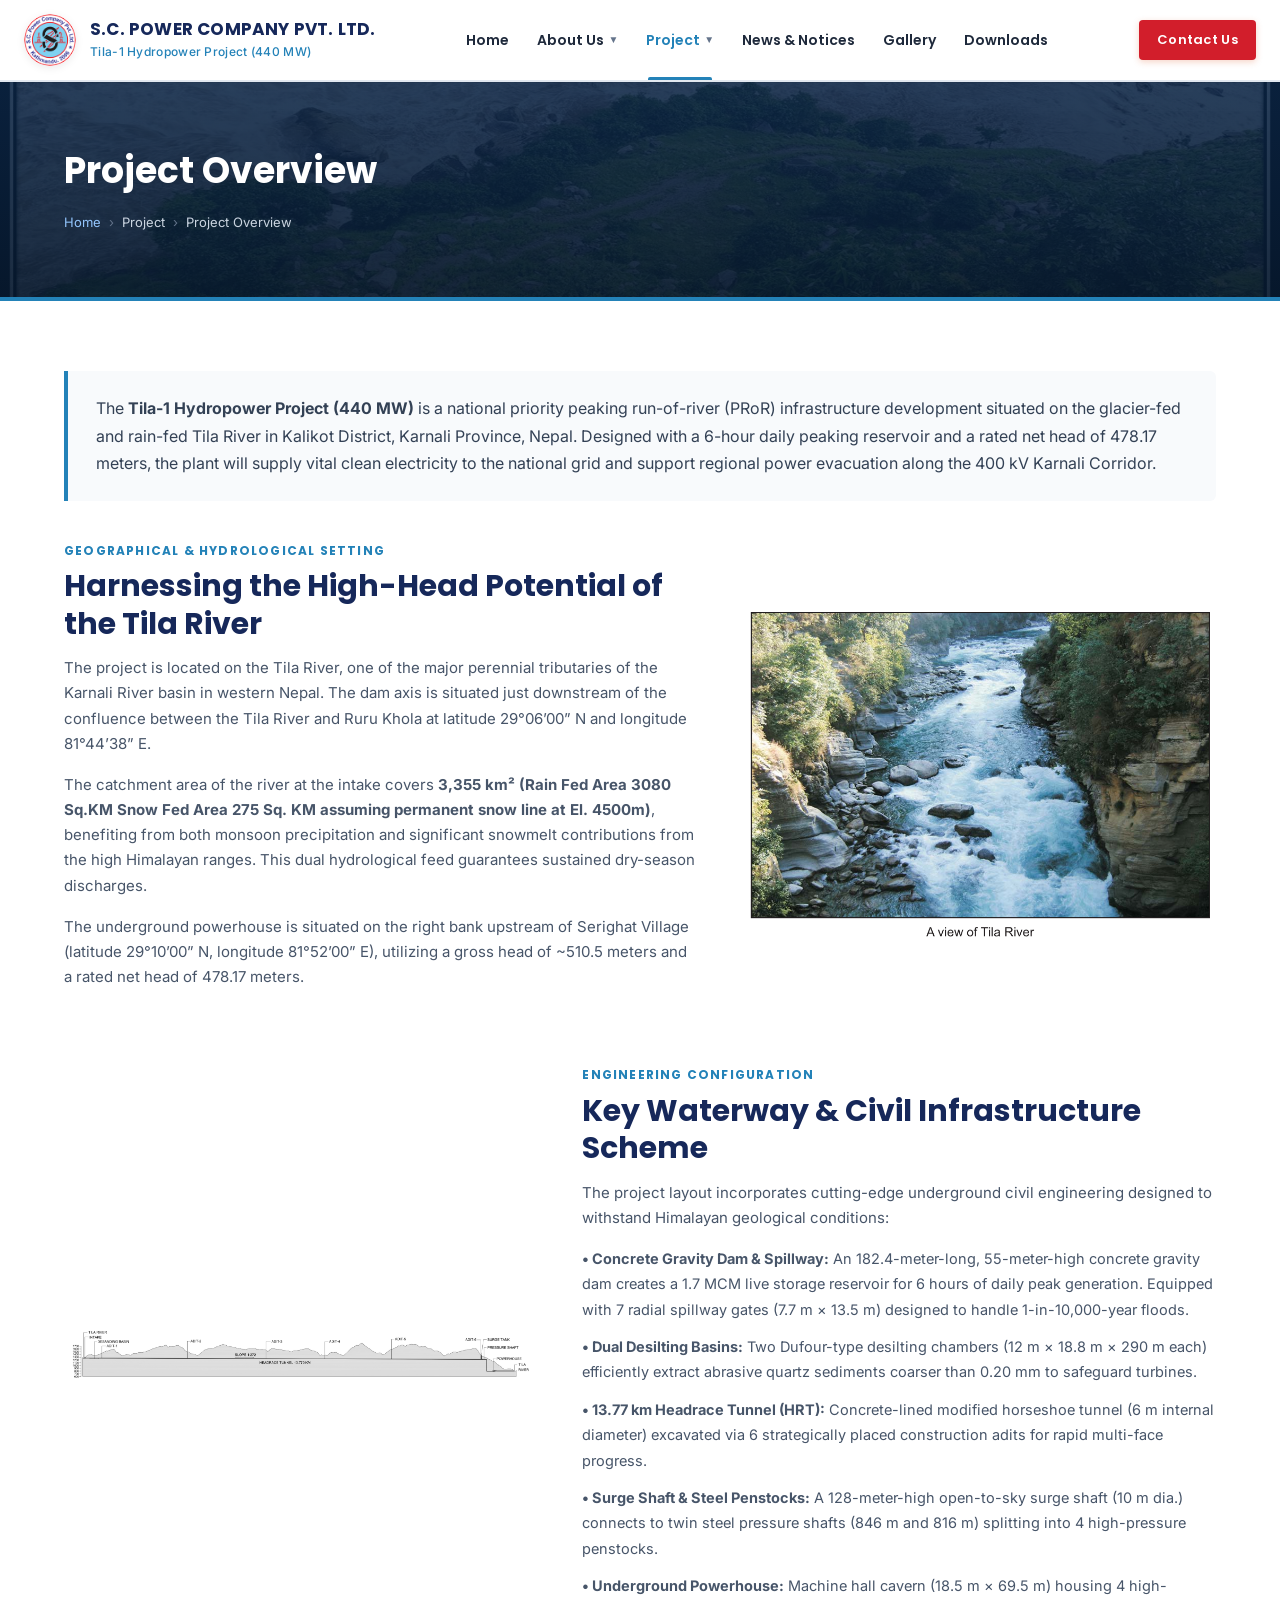
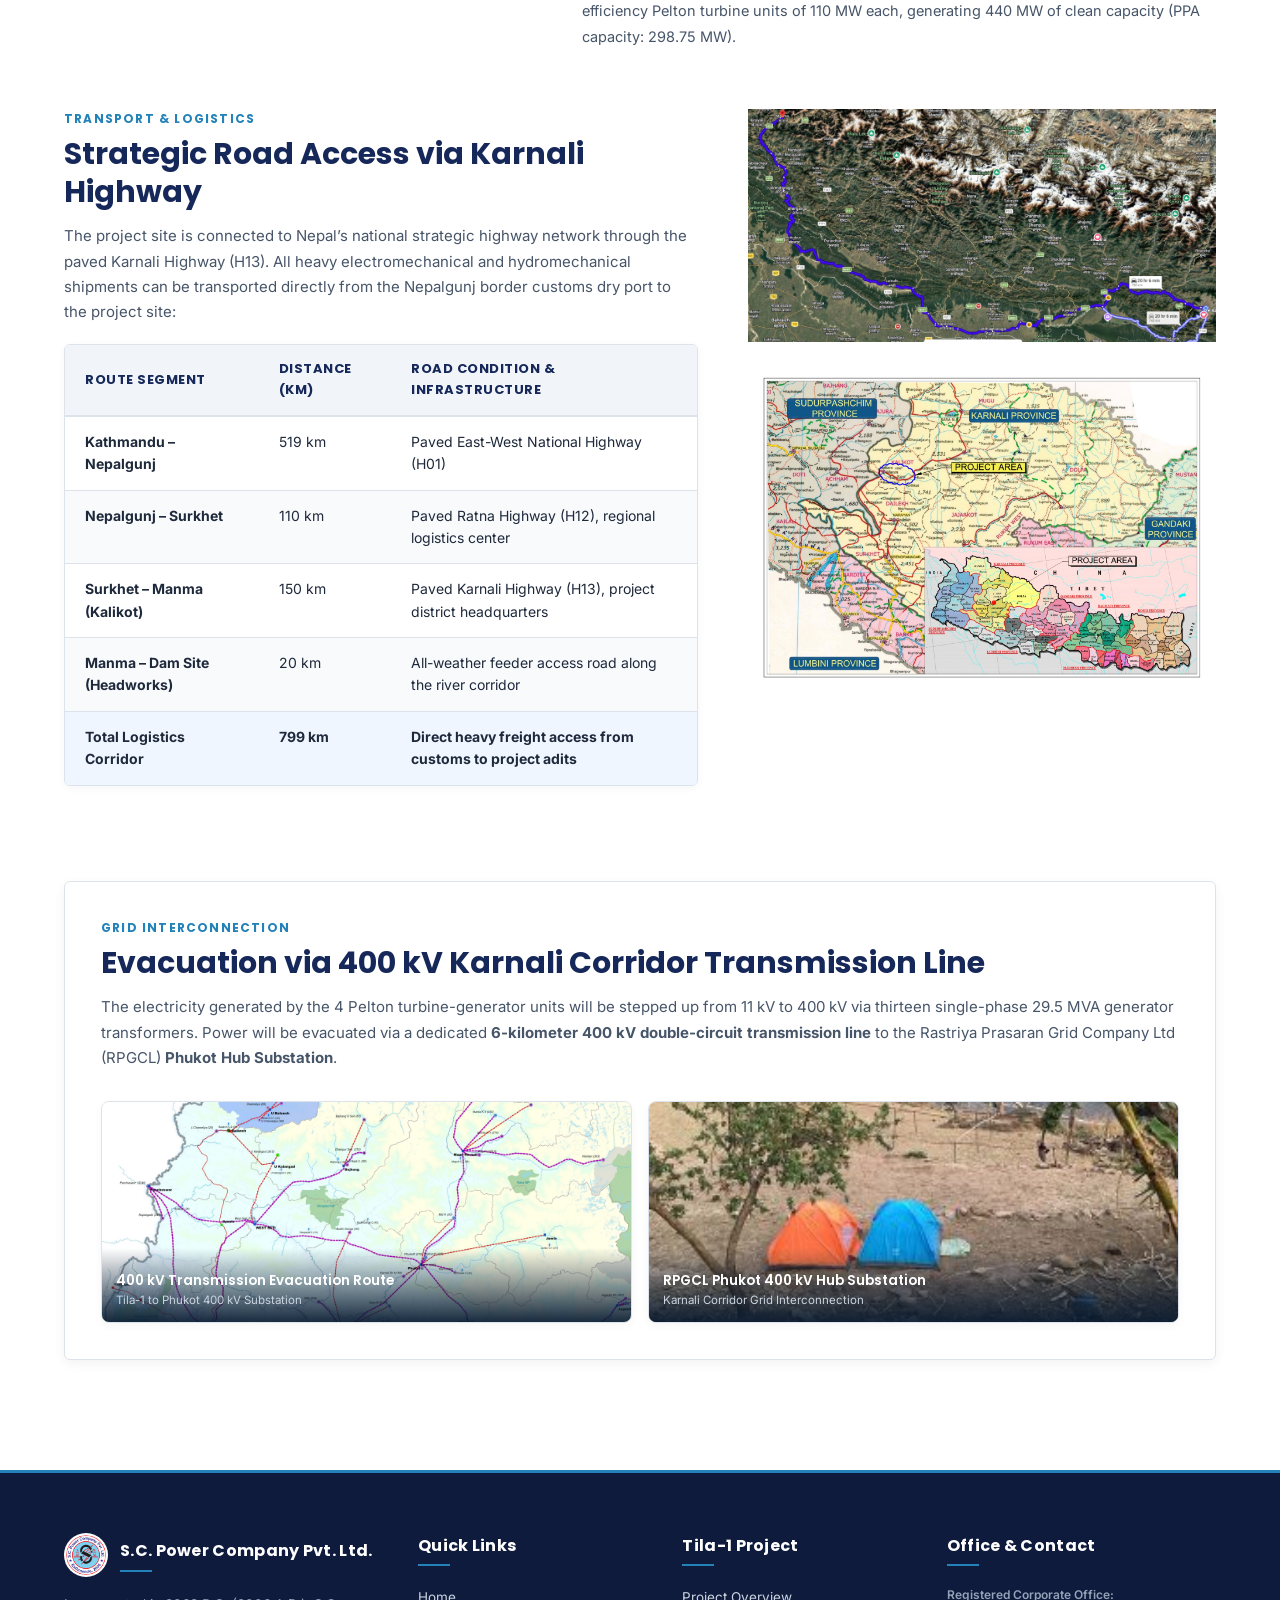
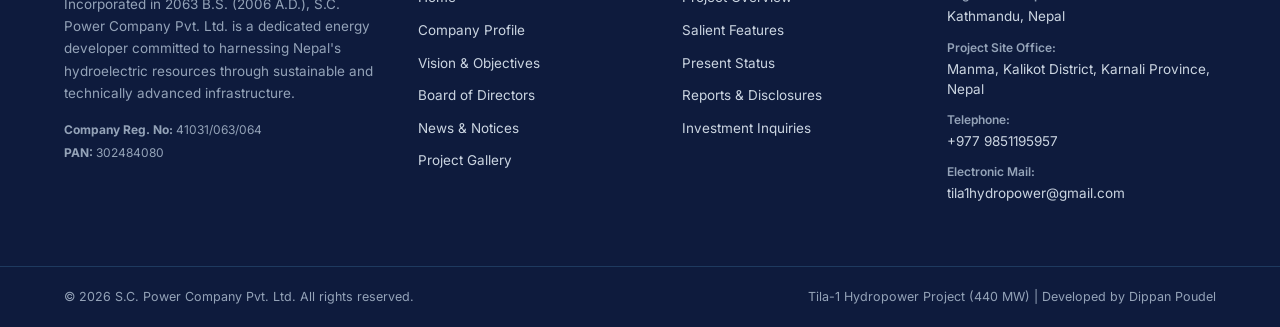
<file: project-overview.html>
<!DOCTYPE html>
<html lang="en">
<head>
  <meta charset="UTF-8">
  <meta name="viewport" content="width=device-width, initial-scale=1.0">
  <title>Project Overview | Tila-1 Hydropower Project (440 MW)</title>
  <meta name="description" content="Detailed Project Overview of the 440 MW Tila-1 Peaking Run-of-River Hydropower Project in Kalikot District, Karnali Province, Nepal.">
  
  <!-- Google Fonts: Poppins & Inter -->
  <link rel="preconnect" href="https://fonts.googleapis.com">
  <link rel="preconnect" href="https://fonts.gstatic.com" crossorigin>
  <link href="https://fonts.googleapis.com/css2?family=Inter:wght@400;500;600;700&family=Poppins:wght@500;600;700&display=swap" rel="stylesheet">
  
  <!-- Stylesheet -->
  <link rel="stylesheet" href="css/style.css?v=3.7">
  <link rel="icon" type="image/png" href="images/logo-128.png">
</head>
<body>

  <!-- Main Navigation Header -->
  <header class="main-header">
    <div class="container">
      <nav class="navbar">
        <a href="index.html" class="brand">
          <img src="images/logo-128.png" alt="S.C. Power Company Logo" class="brand-logo-img">
          <div class="brand-text">
            <span class="brand-title">S.C. POWER COMPANY PVT. LTD.</span>
            <span class="brand-subtitle">Tila-1 Hydropower Project (440 MW)</span>
          </div>
        </a>

        <!-- Desktop Navigation Menu -->
        <ul class="nav-menu">
          <li class="nav-item">
            <a href="index.html" class="nav-link">Home</a>
          </li>
          
          <li class="nav-item">
            <span class="nav-link">About Us <span class="dropdown-arrow">&#x25BC;</span></span>
            <ul class="dropdown-menu">
              <li class="dropdown-item"><a href="about.html">Company Profile</a></li>
              <li class="dropdown-item"><a href="vision.html">Vision, Mission & Objectives</a></li>
              <li class="dropdown-item"><a href="team.html">Board of Directors & Leadership</a></li>
            </ul>
          </li>
          
          <li class="nav-item active">
            <span class="nav-link">Project <span class="dropdown-arrow">&#x25BC;</span></span>
            <ul class="dropdown-menu">
              <li class="dropdown-item"><a href="project-overview.html">Project Overview</a></li>
              <li class="dropdown-item"><a href="salient-features.html">Salient Technical Features</a></li>
              <li class="dropdown-item"><a href="present-status.html">Present Status & Progress</a></li>
            </ul>
          </li>
          
          <li class="nav-item">
            <a href="news.html" class="nav-link">News & Notices</a>
          </li>
          
          <li class="nav-item">
            <a href="gallery.html" class="nav-link">Gallery</a>
          </li>
          
          <li class="nav-item">
            <a href="downloads.html" class="nav-link">Downloads</a>
          </li>
        </ul>

        <div class="header-cta">
          <a href="contact.html" class="btn-header">Contact Us</a>
        </div>

        <button id="hamburger-toggle" class="hamburger" aria-label="Toggle navigation menu" aria-expanded="false">
          <span class="hamburger-box">
            <span class="hamburger-line"></span>
            <span class="hamburger-line"></span>
            <span class="hamburger-line"></span>
          </span>
        </button>
      </nav>
    </div>

    <!-- Mobile Drawer Menu -->
    <div id="mobile-nav" class="mobile-nav">
      <ul class="mobile-nav-list">
        <li class="mobile-nav-item">
          <a href="index.html" class="mobile-nav-link">Home</a>
        </li>
        <li class="mobile-nav-item mobile-has-submenu">
          <a href="#" class="mobile-nav-link mobile-submenu-trigger">
            About Us <span>+</span>
          </a>
          <ul class="mobile-submenu">
            <li class="mobile-subitem"><a href="about.html">Company Profile</a></li>
            <li class="mobile-subitem"><a href="vision.html">Vision, Mission & Objectives</a></li>
            <li class="mobile-subitem"><a href="team.html">Board of Directors & Leadership</a></li>
          </ul>
        </li>
        <li class="mobile-nav-item mobile-has-submenu">
          <a href="#" class="mobile-nav-link mobile-submenu-trigger">
            Project <span>+</span>
          </a>
          <ul class="mobile-submenu">
            <li class="mobile-subitem"><a href="project-overview.html">Project Overview</a></li>
            <li class="mobile-subitem"><a href="salient-features.html">Salient Technical Features</a></li>
            <li class="mobile-subitem"><a href="present-status.html">Present Status & Progress</a></li>
          </ul>
        </li>
        <li class="mobile-nav-item">
          <a href="news.html" class="mobile-nav-link">News & Notices</a>
        </li>
        <li class="mobile-nav-item">
          <a href="gallery.html" class="mobile-nav-link">Gallery</a>
        </li>
        <li class="mobile-nav-item">
          <a href="downloads.html" class="mobile-nav-link">Downloads</a>
        </li>
        <li class="mobile-nav-item">
          <a href="contact.html" class="mobile-nav-link">Contact Us</a>
        </li>
      </ul>
    </div>
  </header>

  <!-- Page Banner -->
  <section class="page-banner">
    <div class="container">
      <h1 class="page-banner-title">Project Overview</h1>
      <nav class="breadcrumbs" aria-label="Breadcrumb">
        <a href="index.html">Home</a>
        <span class="breadcrumbs-separator">&#x203A;</span>
        <span>Project</span>
        <span class="breadcrumbs-separator">&#x203A;</span>
        <span>Project Overview</span>
      </nav>
    </div>
  </section>

  <main class="section-padding">
    <div class="container">

      <!-- Overview Intro Box -->
      <div class="page-intro-box">
        The <strong>Tila-1 Hydropower Project (440 MW)</strong> is a national priority peaking run-of-river (PRoR) infrastructure development situated on the glacier-fed and rain-fed Tila River in Kalikot District, Karnali Province, Nepal. Designed with a 6-hour daily peaking reservoir and a rated net head of 478.17 meters, the plant will supply vital clean electricity to the national grid and support regional power evacuation along the 400 kV Karnali Corridor.
      </div>

      <!-- Section 1: Geographical & Hydrological Setting -->
      <div class="two-col-grid" style="align-items: center; margin-bottom: 60px;">
        <div class="content-block">
          <span class="section-tag">Geographical & Hydrological Setting</span>
          <h2 class="section-title">Harnessing the High-Head Potential of the Tila River</h2>
          <p>
            The project is located on the Tila River, one of the major perennial tributaries of the Karnali River basin in western Nepal. The dam axis is situated just downstream of the confluence between the Tila River and Ruru Khola at latitude 29°06’00” N and longitude 81°44’38” E.
          </p>
          <p>
            The catchment area of the river at the intake covers <strong>3,355 km² (Rain Fed Area 3080 Sq.KM Snow Fed Area 275 Sq. KM assuming permanent snow line at El. 4500m)</strong>, benefiting from both monsoon precipitation and significant snowmelt contributions from the high Himalayan ranges. This dual hydrological feed guarantees sustained dry-season discharges.
          </p>
          <p>
            The underground powerhouse is situated on the right bank upstream of Serighat Village (latitude 29°10’00” N, longitude 81°52’00” E), utilizing a gross head of ~510.5 meters and a rated net head of 478.17 meters.
          </p>
        </div>
        <div>
          <div class="image-frame card-hover">
            <img src="images/hero/hero_tila_river_valley_view.png" alt="Tila River Valley Kalikot">
          </div>
        </div>
      </div>

      <!-- Section 2: Hydraulic Profile & General Layout -->
      <div class="two-col-grid reverse" style="align-items: center; margin-bottom: 60px;">
        <div>
          <div class="image-frame card-hover">
            <img src="images/engineering/project_hydraulic_profile.jpeg" alt="Hydraulic Profile of Tila-1 Project">
          </div>
        </div>
        <div class="content-block">
          <span class="section-tag">Engineering Configuration</span>
          <h2 class="section-title">Key Waterway & Civil Infrastructure Scheme</h2>
          <p>
            The project layout incorporates cutting-edge underground civil engineering designed to withstand Himalayan geological conditions:
          </p>
          <ul style="list-style: none; padding: 0; margin: 0; font-size: 14.5px; color: #475569; line-height: 1.75;">
            <li style="margin-bottom: 12px;"><strong>• Concrete Gravity Dam & Spillway:</strong> An 182.4-meter-long, 55-meter-high concrete gravity dam creates a 1.7 MCM live storage reservoir for 6 hours of daily peak generation. Equipped with 7 radial spillway gates (7.7 m × 13.5 m) designed to handle 1-in-10,000-year floods.</li>
            <li style="margin-bottom: 12px;"><strong>• Dual Desilting Basins:</strong> Two Dufour-type desilting chambers (12 m × 18.8 m × 290 m each) efficiently extract abrasive quartz sediments coarser than 0.20 mm to safeguard turbines.</li>
            <li style="margin-bottom: 12px;"><strong>• 13.77 km Headrace Tunnel (HRT):</strong> Concrete-lined modified horseshoe tunnel (6 m internal diameter) excavated via 6 strategically placed construction adits for rapid multi-face progress.</li>
            <li style="margin-bottom: 12px;"><strong>• Surge Shaft & Steel Penstocks:</strong> A 128-meter-high open-to-sky surge shaft (10 m dia.) connects to twin steel pressure shafts (846 m and 816 m) splitting into 4 high-pressure penstocks.</li>
            <li><strong>• Underground Powerhouse:</strong> Machine hall cavern (18.5 m × 69.5 m) housing 4 high-efficiency Pelton turbine units of 110 MW each, generating 440 MW of clean capacity (PPA capacity: 298.75 MW).</li>
          </ul>
        </div>
      </div>

      <!-- Section 3: Access & Logistics -->
      <div class="two-col-grid" style="align-items: start; margin-bottom: 60px;">
        <div class="content-block">
          <span class="section-tag">Transport & Logistics</span>
          <h2 class="section-title">Strategic Road Access via Karnali Highway</h2>
          <p>
            The project site is connected to Nepal’s national strategic highway network through the paved Karnali Highway (H13). All heavy electromechanical and hydromechanical shipments can be transported directly from the Nepalgunj border customs dry port to the project site:
          </p>

          <div class="specs-table-wrapper" style="margin-top: 20px;">
            <table class="specs-table">
              <thead>
                <tr>
                  <th>Route Segment</th>
                  <th>Distance (km)</th>
                  <th>Road Condition & Infrastructure</th>
                </tr>
              </thead>
              <tbody>
                <tr>
                  <td><strong>Kathmandu – Nepalgunj</strong></td>
                  <td>519 km</td>
                  <td>Paved East-West National Highway (H01)</td>
                </tr>
                <tr>
                  <td><strong>Nepalgunj – Surkhet</strong></td>
                  <td>110 km</td>
                  <td>Paved Ratna Highway (H12), regional logistics center</td>
                </tr>
                <tr>
                  <td><strong>Surkhet – Manma (Kalikot)</strong></td>
                  <td>150 km</td>
                  <td>Paved Karnali Highway (H13), project district headquarters</td>
                </tr>
                <tr>
                  <td><strong>Manma – Dam Site (Headworks)</strong></td>
                  <td>20 km</td>
                  <td>All-weather feeder access road along the river corridor</td>
                </tr>
                <tr style="background-color: #EFF6FF; font-weight: 700;">
                  <td><strong>Total Logistics Corridor</strong></td>
                  <td><strong>799 km</strong></td>
                  <td><strong>Direct heavy freight access from customs to project adits</strong></td>
                </tr>
              </tbody>
            </table>
          </div>
        </div>

        <div>
          <div class="image-frame card-hover" style="margin-bottom: 20px;">
            <img src="images/maps/road_access_route_kathmandu_to_kalikot.png" alt="Road Access Route Kathmandu to Kalikot">
          </div>
          <div class="image-frame card-hover">
            <img src="images/project_site/karnali_highway_access_road.jpeg" alt="Karnali Highway Access Road">
          </div>
        </div>
      </div>

      <!-- Section 4: Power Evacuation & National Grid -->
      <div style="background-color: #FFFFFF; border: 1px solid var(--color-border); border-radius: 6px; padding: 36px; box-shadow: 0 4px 12px rgba(0,0,0,0.05); margin-bottom: 40px;">
        <span class="section-tag">Grid Interconnection</span>
        <h2 class="section-title">Evacuation via 400 kV Karnali Corridor Transmission Line</h2>
        <p style="font-size: 15px; color: #475569; line-height: 1.7; margin-bottom: 24px;">
          The electricity generated by the 4 Pelton turbine-generator units will be stepped up from 11 kV to 400 kV via thirteen single-phase 29.5 MVA generator transformers. Power will be evacuated via a dedicated <strong>6-kilometer 400 kV double-circuit transmission line</strong> to the Rastriya Prasaran Grid Company Ltd (RPGCL) <strong>Phukot Hub Substation</strong>.
        </p>
        
        <div class="gallery-grid" style="grid-template-columns: repeat(2, 1fr);">
          <div class="gallery-item card-hover">
            <img src="images/maps/power_evacuation_route_map.jpg" alt="Power Evacuation Route Map">
            <div class="gallery-item-overlay">
              <div class="gallery-item-title">400 kV Transmission Evacuation Route</div>
              <div class="gallery-item-loc">Tila-1 to Phukot 400 kV Substation</div>
            </div>
          </div>
          <div class="gallery-item card-hover">
            <img src="images/maps/phukot_substation_photo.jpeg" alt="Phukot Substation Site">
            <div class="gallery-item-overlay">
              <div class="gallery-item-title">RPGCL Phukot 400 kV Hub Substation</div>
              <div class="gallery-item-loc">Karnali Corridor Grid Interconnection</div>
            </div>
          </div>
        </div>
      </div>

    </div>
  </main>

  <!-- Corporate Footer -->
  <footer class="footer">
    <div class="container">
      <div class="footer-grid">
        <div>
          <div class="footer-brand-header">
            <img src="images/logo-128.png" alt="S.C. Power Company Logo" class="footer-logo-img">
            <h3 class="footer-col-title" style="margin-bottom: 0;">S.C. Power Company Pvt. Ltd.</h3>
          </div>
          <p class="footer-desc">
            Incorporated in 2063 B.S. (2006 A.D.), S.C. Power Company Pvt. Ltd. is a dedicated energy developer committed to harnessing Nepal's hydroelectric resources through sustainable and technically advanced infrastructure.
          </p>
          <div class="footer-meta-item"><strong>Company Reg. No:</strong> 41031/063/064</div>
          <div class="footer-meta-item"><strong>PAN:</strong> 302484080</div>
        </div>

        <div>
          <h3 class="footer-col-title">Quick Links</h3>
          <ul class="footer-links">
            <li><a href="index.html">Home</a></li>
            <li><a href="about.html">Company Profile</a></li>
            <li><a href="vision.html">Vision & Objectives</a></li>
            <li><a href="team.html">Board of Directors</a></li>
            <li><a href="news.html">News & Notices</a></li>
            <li><a href="gallery.html">Project Gallery</a></li>
          </ul>
        </div>

        <div>
          <h3 class="footer-col-title">Tila-1 Project</h3>
          <ul class="footer-links">
            <li><a href="project-overview.html">Project Overview</a></li>
            <li><a href="salient-features.html">Salient Features</a></li>
            <li><a href="present-status.html">Present Status</a></li>
            <li><a href="downloads.html">Reports & Disclosures</a></li>
            <li><a href="contact.html">Investment Inquiries</a></li>
          </ul>
        </div>

        <div>
          <h3 class="footer-col-title">Office & Contact</h3>
          <div class="footer-contact-item">
            <span class="contact-label">Registered Corporate Office:</span>
            <span>Kathmandu, Nepal</span>
          </div>
          <div class="footer-contact-item">
            <span class="contact-label">Project Site Office:</span>
            <span>Manma, Kalikot District, Karnali Province, Nepal</span>
          </div>
          <div class="footer-contact-item">
            <span class="contact-label">Telephone:</span>
            <span>+977 9851195957</span>
          </div>
          <div class="footer-contact-item">
            <span class="contact-label">Electronic Mail:</span>
            <span>tila1hydropower@gmail.com</span>
          </div>
        </div>
      </div>
    </div>

    <div class="footer-bottom">
      <div class="container">
        <div class="footer-bottom-inner">
          <div>
            &copy; 2026 S.C. Power Company Pvt. Ltd. All rights reserved.
          </div>
          <div>
            Tila-1 Hydropower Project (440 MW) | Developed by Dippan Poudel
          </div>
        </div>
      </div>
    </div>
  </footer>

  <script src="js/main.js?v=3.6"></script>
</body>
</html>
</file>
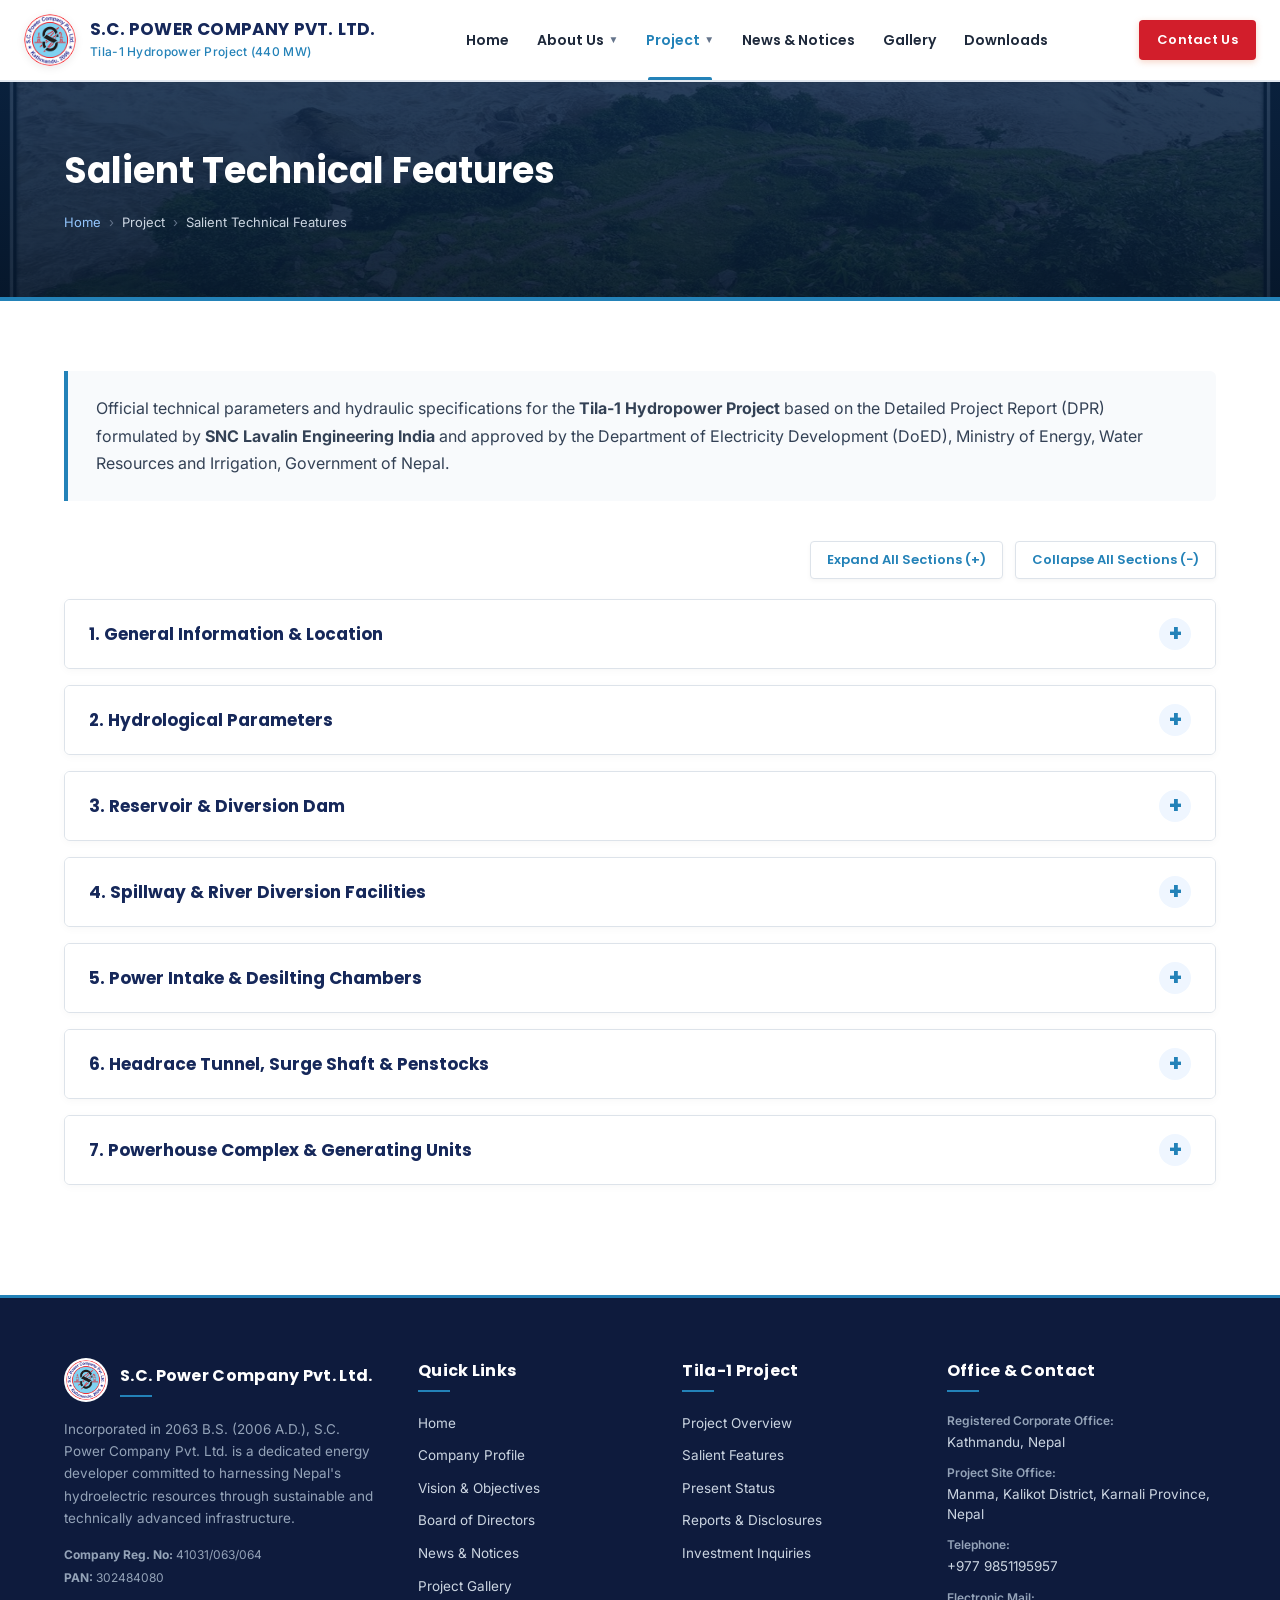
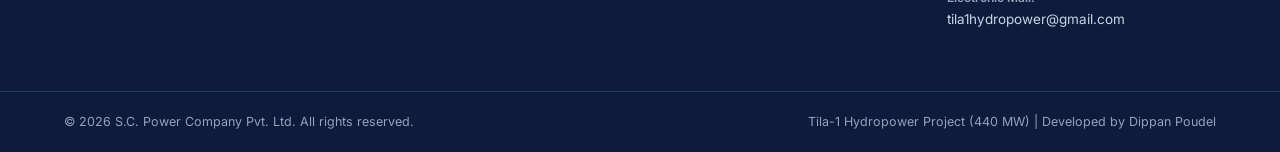
<file: salient-features.html>
<!DOCTYPE html>
<html lang="en">
<head>
  <meta charset="UTF-8">
  <meta name="viewport" content="width=device-width, initial-scale=1.0">
  <title>Salient Technical Features | Tila-1 Hydropower Project (440 MW)</title>
  <meta name="description" content="Official technical specifications and salient features of the 440 MW Tila-1 Peaking Run-of-River Hydropower Project in Kalikot District, Karnali Province, Nepal.">
  
  <!-- Google Fonts: Poppins & Inter -->
  <link rel="preconnect" href="https://fonts.googleapis.com">
  <link rel="preconnect" href="https://fonts.gstatic.com" crossorigin>
  <link href="https://fonts.googleapis.com/css2?family=Inter:wght@400;500;600;700&family=Poppins:wght@500;600;700&display=swap" rel="stylesheet">
  
  <!-- Stylesheet -->
  <link rel="stylesheet" href="css/style.css?v=3.7">
  <link rel="icon" type="image/png" href="images/logo-128.png">
</head>
<body>

  <!-- Main Navigation Header -->
  <header class="main-header">
    <div class="container">
      <nav class="navbar">
        <a href="index.html" class="brand">
          <img src="images/logo-128.png" alt="S.C. Power Company Logo" class="brand-logo-img">
          <div class="brand-text">
            <span class="brand-title">S.C. POWER COMPANY PVT. LTD.</span>
            <span class="brand-subtitle">Tila-1 Hydropower Project (440 MW)</span>
          </div>
        </a>

        <!-- Desktop Navigation Menu -->
        <ul class="nav-menu">
          <li class="nav-item">
            <a href="index.html" class="nav-link">Home</a>
          </li>
          
          <li class="nav-item">
            <span class="nav-link">About Us <span class="dropdown-arrow">&#x25BC;</span></span>
            <ul class="dropdown-menu">
              <li class="dropdown-item"><a href="about.html">Company Profile</a></li>
              <li class="dropdown-item"><a href="vision.html">Vision, Mission & Objectives</a></li>
              <li class="dropdown-item"><a href="team.html">Board of Directors & Leadership</a></li>
            </ul>
          </li>
          
          <li class="nav-item active">
            <span class="nav-link">Project <span class="dropdown-arrow">&#x25BC;</span></span>
            <ul class="dropdown-menu">
              <li class="dropdown-item"><a href="project-overview.html">Project Overview</a></li>
              <li class="dropdown-item"><a href="salient-features.html">Salient Technical Features</a></li>
              <li class="dropdown-item"><a href="present-status.html">Present Status & Progress</a></li>
            </ul>
          </li>
          
          <li class="nav-item">
            <a href="news.html" class="nav-link">News & Notices</a>
          </li>
          
          <li class="nav-item">
            <a href="gallery.html" class="nav-link">Gallery</a>
          </li>
          
          <li class="nav-item">
            <a href="downloads.html" class="nav-link">Downloads</a>
          </li>
        </ul>

        <div class="header-cta">
          <a href="contact.html" class="btn-header">Contact Us</a>
        </div>

        <button id="hamburger-toggle" class="hamburger" aria-label="Toggle navigation menu" aria-expanded="false">
          <span class="hamburger-box">
            <span class="hamburger-line"></span>
            <span class="hamburger-line"></span>
            <span class="hamburger-line"></span>
          </span>
        </button>
      </nav>
    </div>

    <!-- Mobile Drawer Menu -->
    <div id="mobile-nav" class="mobile-nav">
      <ul class="mobile-nav-list">
        <li class="mobile-nav-item">
          <a href="index.html" class="mobile-nav-link">Home</a>
        </li>
        <li class="mobile-nav-item mobile-has-submenu">
          <a href="#" class="mobile-nav-link mobile-submenu-trigger">
            About Us <span>+</span>
          </a>
          <ul class="mobile-submenu">
            <li class="mobile-subitem"><a href="about.html">Company Profile</a></li>
            <li class="mobile-subitem"><a href="vision.html">Vision, Mission & Objectives</a></li>
            <li class="mobile-subitem"><a href="team.html">Board of Directors & Leadership</a></li>
          </ul>
        </li>
        <li class="mobile-nav-item mobile-has-submenu">
          <a href="#" class="mobile-nav-link mobile-submenu-trigger">
            Project <span>+</span>
          </a>
          <ul class="mobile-submenu">
            <li class="mobile-subitem"><a href="project-overview.html">Project Overview</a></li>
            <li class="mobile-subitem"><a href="salient-features.html">Salient Technical Features</a></li>
            <li class="mobile-subitem"><a href="present-status.html">Present Status & Progress</a></li>
          </ul>
        </li>
        <li class="mobile-nav-item">
          <a href="news.html" class="mobile-nav-link">News & Notices</a>
        </li>
        <li class="mobile-nav-item">
          <a href="gallery.html" class="mobile-nav-link">Gallery</a>
        </li>
        <li class="mobile-nav-item">
          <a href="downloads.html" class="mobile-nav-link">Downloads</a>
        </li>
        <li class="mobile-nav-item">
          <a href="contact.html" class="mobile-nav-link">Contact Us</a>
        </li>
      </ul>
    </div>
  </header>

  <!-- Page Banner -->
  <section class="page-banner">
    <div class="container">
      <h1 class="page-banner-title">Salient Technical Features</h1>
      <nav class="breadcrumbs" aria-label="Breadcrumb">
        <a href="index.html">Home</a>
        <span class="breadcrumbs-separator">&#x203A;</span>
        <span>Project</span>
        <span class="breadcrumbs-separator">&#x203A;</span>
        <span>Salient Technical Features</span>
      </nav>
    </div>
  </section>

  <main class="section-padding">
    <div class="container">

      <!-- Salient Features Intro Box -->
      <div class="page-intro-box">
        Official technical parameters and hydraulic specifications for the <strong>Tila-1 Hydropower Project</strong> based on the Detailed Project Report (DPR) formulated by <strong>SNC Lavalin Engineering India</strong> and approved by the Department of Electricity Development (DoED), Ministry of Energy, Water Resources and Irrigation, Government of Nepal.
      </div>

      <!-- Accordion Controls -->
      <div class="accordion-control-bar">
        <button id="expand-all-btn" class="accordion-toggle-btn">Expand All Sections (+)</button>
        <button id="collapse-all-btn" class="accordion-toggle-btn">Collapse All Sections (−)</button>
      </div>

      <div class="accordion-group">
        
        <!-- Accordion 1: General Information & Location -->
        <div class="accordion-item">
          <button class="accordion-header" aria-expanded="false">
            <span class="accordion-title">1. General Information & Location</span>
            <span class="accordion-icon">+</span>
          </button>
          <div class="accordion-body">
            <div class="accordion-inner">
              <div class="specs-table-wrapper" style="margin-bottom: 0;">
                <table class="specs-table">
                  <tbody>
                    <tr>
                      <td class="param-name">Project Name</td>
                      <td>Tila-1 Hydropower Project (T1HPP)</td>
                    </tr>
                    <tr>
                      <td class="param-name">Project Developer</td>
                      <td>S.C. Power Company Pvt. Ltd. (SCPCPL)</td>
                    </tr>
                    <tr>
                      <td class="param-name">Scheme Type</td>
                      <td>Peaking Run-of-River (PRoR) with 6-Hour Daily Peaking Storage</td>
                    </tr>
                    <tr>
                      <td class="param-name">Capacity</td>
                      <td>440 MW</td>
                    </tr>
                    <tr>
                      <td class="param-name">Province & District</td>
                      <td>Karnali Province, Kalikot District, Nepal</td>
                    </tr>
                    <tr>
                      <td class="param-name">Source River</td>
                      <td>Tila River (Major perennial tributary of Karnali River Basin)</td>
                    </tr>
                    <tr>
                      <td class="param-name">Dam Site Coordinates</td>
                      <td>Latitude: 29°06’ 00” N | Longitude: 81°44’ 38” E (Downstream of Tila–Ruru Confluence)</td>
                    </tr>
                    <tr>
                      <td class="param-name">Powerhouse Site Coordinates</td>
                      <td>Latitude: 29°10’ 00” N | Longitude: 81°52’ 00” E (Underground, upstream of Serighat Village)</td>
                    </tr>
                    <tr>
                      <td class="param-name">Gross Head</td>
                      <td>510.00 meters</td>
                    </tr>
                    <tr>
                      <td class="param-name">Rated Net Head</td>
                      <td>478.17 meters</td>
                    </tr>
                    <tr>
                      <td class="param-name">Design Discharge</td>
                      <td>101.00 m³/s (4 Pelton units)</td>
                    </tr>
                  </tbody>
                </table>
              </div>
            </div>
          </div>
        </div>

        <!-- Accordion 2: Hydrological Parameters -->
        <div class="accordion-item">
          <button class="accordion-header" aria-expanded="false">
            <span class="accordion-title">2. Hydrological Parameters</span>
            <span class="accordion-icon">+</span>
          </button>
          <div class="accordion-body">
            <div class="accordion-inner">
              <div class="specs-table-wrapper" style="margin-bottom: 0;">
                <table class="specs-table">
                  <tbody>
                    <tr>
                      <td class="param-name">Total Catchment Area at Intake</td>
                      <td>3,355 km²</td>
                    </tr>
                    <tr>
                      <td class="param-name">Rain-fed Catchment Area</td>
                      <td>3,080 km²</td>
                    </tr>
                    <tr>
                      <td class="param-name">Snow-fed Catchment Area</td>
                      <td>275 km² (Assuming permanent snowline at EL. 4,500 masl)</td>
                    </tr>
                    <tr>
                      <td class="param-name">Annual Average Precipitation</td>
                      <td>1,082 mm</td>
                    </tr>
                    <tr>
                      <td class="param-name">Annual Average Runoff Yield</td>
                      <td>803 mm</td>
                    </tr>
                    <tr>
                      <td class="param-name">Probable Maximum Flood (PMF)</td>
                      <td>13,821 m³/s (cumecs)</td>
                    </tr>
                    <tr>
                      <td class="param-name">Diversion Flood Discharge (1-in-10-Year)</td>
                      <td>660 m³/s (cumecs)</td>
                    </tr>
                  </tbody>
                </table>
              </div>
            </div>
          </div>
        </div>

        <!-- Accordion 3: Reservoir & Diversion Dam -->
        <div class="accordion-item">
          <button class="accordion-header" aria-expanded="false">
            <span class="accordion-title">3. Reservoir & Diversion Dam</span>
            <span class="accordion-icon">+</span>
          </button>
          <div class="accordion-body">
            <div class="accordion-inner">
              <div class="specs-table-wrapper" style="margin-bottom: 0;">
                <table class="specs-table">
                  <tbody>
                    <tr>
                      <td class="param-name">Full Reservoir Level (FRL)</td>
                      <td>1,295.00 masl</td>
                    </tr>
                    <tr>
                      <td class="param-name">Minimum Draw Down Level (MDDL)</td>
                      <td>1,275.00 masl</td>
                    </tr>
                    <tr>
                      <td class="param-name">Gross Storage Volume</td>
                      <td>2.30 Million Cubic Meters (MCM)</td>
                    </tr>
                    <tr>
                      <td class="param-name">Live Peaking Storage Volume</td>
                      <td>1.70 Million Cubic Meters (MCM)</td>
                    </tr>
                    <tr>
                      <td class="param-name">Reservoir Surface Area at FRL</td>
                      <td>11.60 hectares</td>
                    </tr>
                    <tr>
                      <td class="param-name">Reservoir Backwater Length</td>
                      <td>895 meters</td>
                    </tr>
                    <tr>
                      <td class="param-name">Dam Structure Type</td>
                      <td>Concrete Gravity Dam</td>
                    </tr>
                    <tr>
                      <td class="param-name">Dam Crest Elevation (Top Level)</td>
                      <td>1,298.00 masl</td>
                    </tr>
                    <tr>
                      <td class="param-name">River Bed Elevation</td>
                      <td>1,243.00 masl</td>
                    </tr>
                    <tr>
                      <td class="param-name">Dam Height above River Bed</td>
                      <td>55.00 meters</td>
                    </tr>
                    <tr>
                      <td class="param-name">Dam Crest Length</td>
                      <td>182.40 meters</td>
                    </tr>
                  </tbody>
                </table>
              </div>
            </div>
          </div>
        </div>

        <!-- Accordion 4: Spillway & River Diversion Facilities -->
        <div class="accordion-item">
          <button class="accordion-header" aria-expanded="false">
            <span class="accordion-title">4. Spillway & River Diversion Facilities</span>
            <span class="accordion-icon">+</span>
          </button>
          <div class="accordion-body">
            <div class="accordion-inner">
              <div class="specs-table-wrapper" style="margin-bottom: 0;">
                <table class="specs-table">
                  <tbody>
                    <tr>
                      <td class="param-name">Spillway Configuration</td>
                      <td>Gated Ogee Type with Breast Wall</td>
                    </tr>
                    <tr>
                      <td class="param-name">Number of Spillway Bays & Gates</td>
                      <td>7 Radial Crest Gates</td>
                    </tr>
                    <tr>
                      <td class="param-name">Gate Dimensions</td>
                      <td>7.70 m (width) × 13.50 m (height) each</td>
                    </tr>
                    <tr>
                      <td class="param-name">Spillway Crest Elevation</td>
                      <td>1,255.00 masl</td>
                    </tr>
                    <tr>
                      <td class="param-name">Energy Dissipator</td>
                      <td>Trajectory Type Ski-jump Bucket (Invert: 1,243.0 m, Lip: 1,247.69 m)</td>
                    </tr>
                    <tr>
                      <td class="param-name">Diversion Tunnel Dimensions</td>
                      <td>462 m length, 7.60 m diameter, Modified D-shape, pressure flow</td>
                    </tr>
                    <tr>
                      <td class="param-name">Diversion Tunnel Capacity</td>
                      <td>660 m³/s (1-in-10-year flood capacity)</td>
                    </tr>
                  </tbody>
                </table>
              </div>
            </div>
          </div>
        </div>

        <!-- Accordion 5: Power Intake & Desilting Chambers -->
        <div class="accordion-item">
          <button class="accordion-header" aria-expanded="false">
            <span class="accordion-title">5. Power Intake & Desilting Chambers</span>
            <span class="accordion-icon">+</span>
          </button>
          <div class="accordion-body">
            <div class="accordion-inner">
              <div class="specs-table-wrapper" style="margin-bottom: 0;">
                <table class="specs-table">
                  <tbody>
                    <tr>
                      <td class="param-name">Power Intake Design Discharge</td>
                      <td>122.12 m³/s (includes 20% sediment continuous flushing discharge)</td>
                    </tr>
                    <tr>
                      <td class="param-name">Number of Intake Bays</td>
                      <td>2 Openings with inclined trash racks (10° from vertical)</td>
                    </tr>
                    <tr>
                      <td class="param-name">Intake Sill Invert Level</td>
                      <td>1,265.50 masl</td>
                    </tr>
                    <tr>
                      <td class="param-name">Feeder Tunnels</td>
                      <td>2 D-shaped tunnels, 4.40 m diameter (Tunnel 1: 195.5 m | Tunnel 2: 153.5 m)</td>
                    </tr>
                    <tr>
                      <td class="param-name">Desilting Basin Type</td>
                      <td>2 Dufour-type underground sediment settling chambers</td>
                    </tr>
                    <tr>
                      <td class="param-name">Desilting Basin Dimensions</td>
                      <td>12.0 m (width) × 18.8 m (height) × 290.0 m (length) each</td>
                    </tr>
                    <tr>
                      <td class="param-name">Sediment Exclusion Threshold</td>
                      <td>All particles coarser than 0.20 mm diameter</td>
                    </tr>
                    <tr>
                      <td class="param-name">Silt Flushing Tunnels</td>
                      <td>2 Modified D-shaped free-flow tunnels (1.5 m × 2.7 m; 42 m & 77 m length)</td>
                    </tr>
                  </tbody>
                </table>
              </div>
            </div>
          </div>
        </div>

        <!-- Accordion 6: Headrace Tunnel, Surge Shaft & Penstocks -->
        <div class="accordion-item">
          <button class="accordion-header" aria-expanded="false">
            <span class="accordion-title">6. Headrace Tunnel, Surge Shaft & Penstocks</span>
            <span class="accordion-icon">+</span>
          </button>
          <div class="accordion-body">
            <div class="accordion-inner">
              <div class="specs-table-wrapper" style="margin-bottom: 0;">
                <table class="specs-table">
                  <tbody>
                    <tr>
                      <td class="param-name">Headrace Tunnel (HRT) Length</td>
                      <td>13,770 meters (13.77 km)</td>
                    </tr>
                    <tr>
                      <td class="param-name">Tunnel Cross-Section & Lining</td>
                      <td>Modified Horseshoe shape, 6.00 m internal diameter, concrete lined</td>
                    </tr>
                    <tr>
                      <td class="param-name">Design Waterway Discharge</td>
                      <td>101.76 m³/s</td>
                    </tr>
                    <tr>
                      <td class="param-name">Construction Access Adits</td>
                      <td>6 Adits (5.0 m × 6.0 m modified D-shaped)</td>
                    </tr>
                    <tr>
                      <td class="param-name">Surge Shaft Type</td>
                      <td>Open to sky, restricted orifice circular surge tank</td>
                    </tr>
                    <tr>
                      <td class="param-name">Surge Shaft Dimensions</td>
                      <td>10.00 m internal diameter, 128.00 meters vertical height</td>
                    </tr>
                    <tr>
                      <td class="param-name">Surge Levels</td>
                      <td>Top: 1,350.0 masl | Max Upsurge: 1,348.0 masl | Min Downsurge: 1,227.5 masl</td>
                    </tr>
                    <tr>
                      <td class="param-name">Main High-Pressure Shafts</td>
                      <td>2 Steel-lined circular shafts, 3.25 m diameter (Shaft 1: 846 m | Shaft 2: 816 m)</td>
                    </tr>
                    <tr>
                      <td class="param-name">Branch Penstocks</td>
                      <td>4 Steel penstocks, 2.50 m diameter (Lengths: 43 m, 38 m, 56 m, 50 m)</td>
                    </tr>
                  </tbody>
                </table>
              </div>
            </div>
          </div>
        </div>

        <!-- Accordion 7: Powerhouse Complex & Generating Units -->
        <div class="accordion-item">
          <button class="accordion-header" aria-expanded="false">
            <span class="accordion-title">7. Powerhouse Complex & Generating Units</span>
            <span class="accordion-icon">+</span>
          </button>
          <div class="accordion-body">
            <div class="accordion-inner">
              <div class="specs-table-wrapper" style="margin-bottom: 0;">
                <table class="specs-table">
                  <tbody>
                    <tr>
                      <td class="param-name">Powerhouse Cavern Type</td>
                      <td>Underground rock cavern complex</td>
                    </tr>
                    <tr>
                      <td class="param-name">Machine Hall Cavern Sizing</td>
                      <td>18.50 m (width) × 69.50 m (length)</td>
                    </tr>
                    <tr>
                      <td class="param-name">Transformer Cavern Sizing</td>
                      <td>16.00 m (width) × 121.90 m (length)</td>
                    </tr>
                    <tr>
                      <td class="param-name">Turbine Type</td>
                      <td>Vertical-axis Pelton Wheel Turbines</td>
                    </tr>
                    <tr>
                      <td class="param-name">Number of Turbine Units</td>
                      <td>4 Units</td>
                    </tr>
                    <tr>
                      <td class="param-name">Rated Capacity per Unit</td>
                      <td>110 MW per turbine (440 MW total mechanical output)</td>
                    </tr>
                    <tr>
                      <td class="param-name">Turbine Efficiency</td>
                      <td>92.0%</td>
                    </tr>
                    <tr>
                      <td class="param-name">Governor System</td>
                      <td>High-precision electronic governor with PID digital control</td>
                    </tr>
                    <tr>
                      <td class="param-name">Generators</td>
                      <td>4 Units, Synchronous, 3-phase, salient pole, brushless excitation</td>
                    </tr>
                    <tr>
                      <td class="param-name">Generator Rating</td>
                      <td>88.23 MVA per unit, 11 kV generation voltage, 50 Hz, 0.85 power factor</td>
                    </tr>
                    <tr>
                      <td class="param-name">Generator Efficiency</td>
                      <td>97.0%</td>
                    </tr>
                    <tr>
                      <td class="param-name">Step-Up Transformers</td>
                      <td>13 Single-Phase units (including 1 spare), 29.5 MVA each, 11 kV / 400 kV, ONAN, 99% efficiency</td>
                    </tr>
                    <tr>
                      <td class="param-name">Tailrace Tunnel</td>
                      <td>642 meters length (Free-flow discharge back to Tila River)</td>
                    </tr>
                    <tr>
                      <td class="param-name">Grid Transmission Line</td>
                      <td>400 kV Double Circuit, 6 km length connecting to RPGCL Phukot Hub Substation</td>
                    </tr>
                  </tbody>
                </table>
              </div>
            </div>
          </div>
        </div>

      </div>

    </div>
  </main>

  <!-- Corporate Footer -->
  <footer class="footer">
    <div class="container">
      <div class="footer-grid">
        <div>
          <div class="footer-brand-header">
            <img src="images/logo-128.png" alt="S.C. Power Company Logo" class="footer-logo-img">
            <h3 class="footer-col-title" style="margin-bottom: 0;">S.C. Power Company Pvt. Ltd.</h3>
          </div>
          <p class="footer-desc">
            Incorporated in 2063 B.S. (2006 A.D.), S.C. Power Company Pvt. Ltd. is a dedicated energy developer committed to harnessing Nepal's hydroelectric resources through sustainable and technically advanced infrastructure.
          </p>
          <div class="footer-meta-item"><strong>Company Reg. No:</strong> 41031/063/064</div>
          <div class="footer-meta-item"><strong>PAN:</strong> 302484080</div>
        </div>

        <div>
          <h3 class="footer-col-title">Quick Links</h3>
          <ul class="footer-links">
            <li><a href="index.html">Home</a></li>
            <li><a href="about.html">Company Profile</a></li>
            <li><a href="vision.html">Vision & Objectives</a></li>
            <li><a href="team.html">Board of Directors</a></li>
            <li><a href="news.html">News & Notices</a></li>
            <li><a href="gallery.html">Project Gallery</a></li>
          </ul>
        </div>

        <div>
          <h3 class="footer-col-title">Tila-1 Project</h3>
          <ul class="footer-links">
            <li><a href="project-overview.html">Project Overview</a></li>
            <li><a href="salient-features.html">Salient Features</a></li>
            <li><a href="present-status.html">Present Status</a></li>
            <li><a href="downloads.html">Reports & Disclosures</a></li>
            <li><a href="contact.html">Investment Inquiries</a></li>
          </ul>
        </div>

        <div>
          <h3 class="footer-col-title">Office & Contact</h3>
          <div class="footer-contact-item">
            <span class="contact-label">Registered Corporate Office:</span>
            <span>Kathmandu, Nepal</span>
          </div>
          <div class="footer-contact-item">
            <span class="contact-label">Project Site Office:</span>
            <span>Manma, Kalikot District, Karnali Province, Nepal</span>
          </div>
          <div class="footer-contact-item">
            <span class="contact-label">Telephone:</span>
            <span>+977 9851195957</span>
          </div>
          <div class="footer-contact-item">
            <span class="contact-label">Electronic Mail:</span>
            <span>tila1hydropower@gmail.com</span>
          </div>
        </div>
      </div>
    </div>

    <div class="footer-bottom">
      <div class="container">
        <div class="footer-bottom-inner">
          <div>
            &copy; 2026 S.C. Power Company Pvt. Ltd. All rights reserved.
          </div>
          <div>
            Tila-1 Hydropower Project (440 MW) | Developed by Dippan Poudel
          </div>
        </div>
      </div>
    </div>
  </footer>

  <script src="js/main.js?v=3.6"></script>
</body>
</html>
</file>
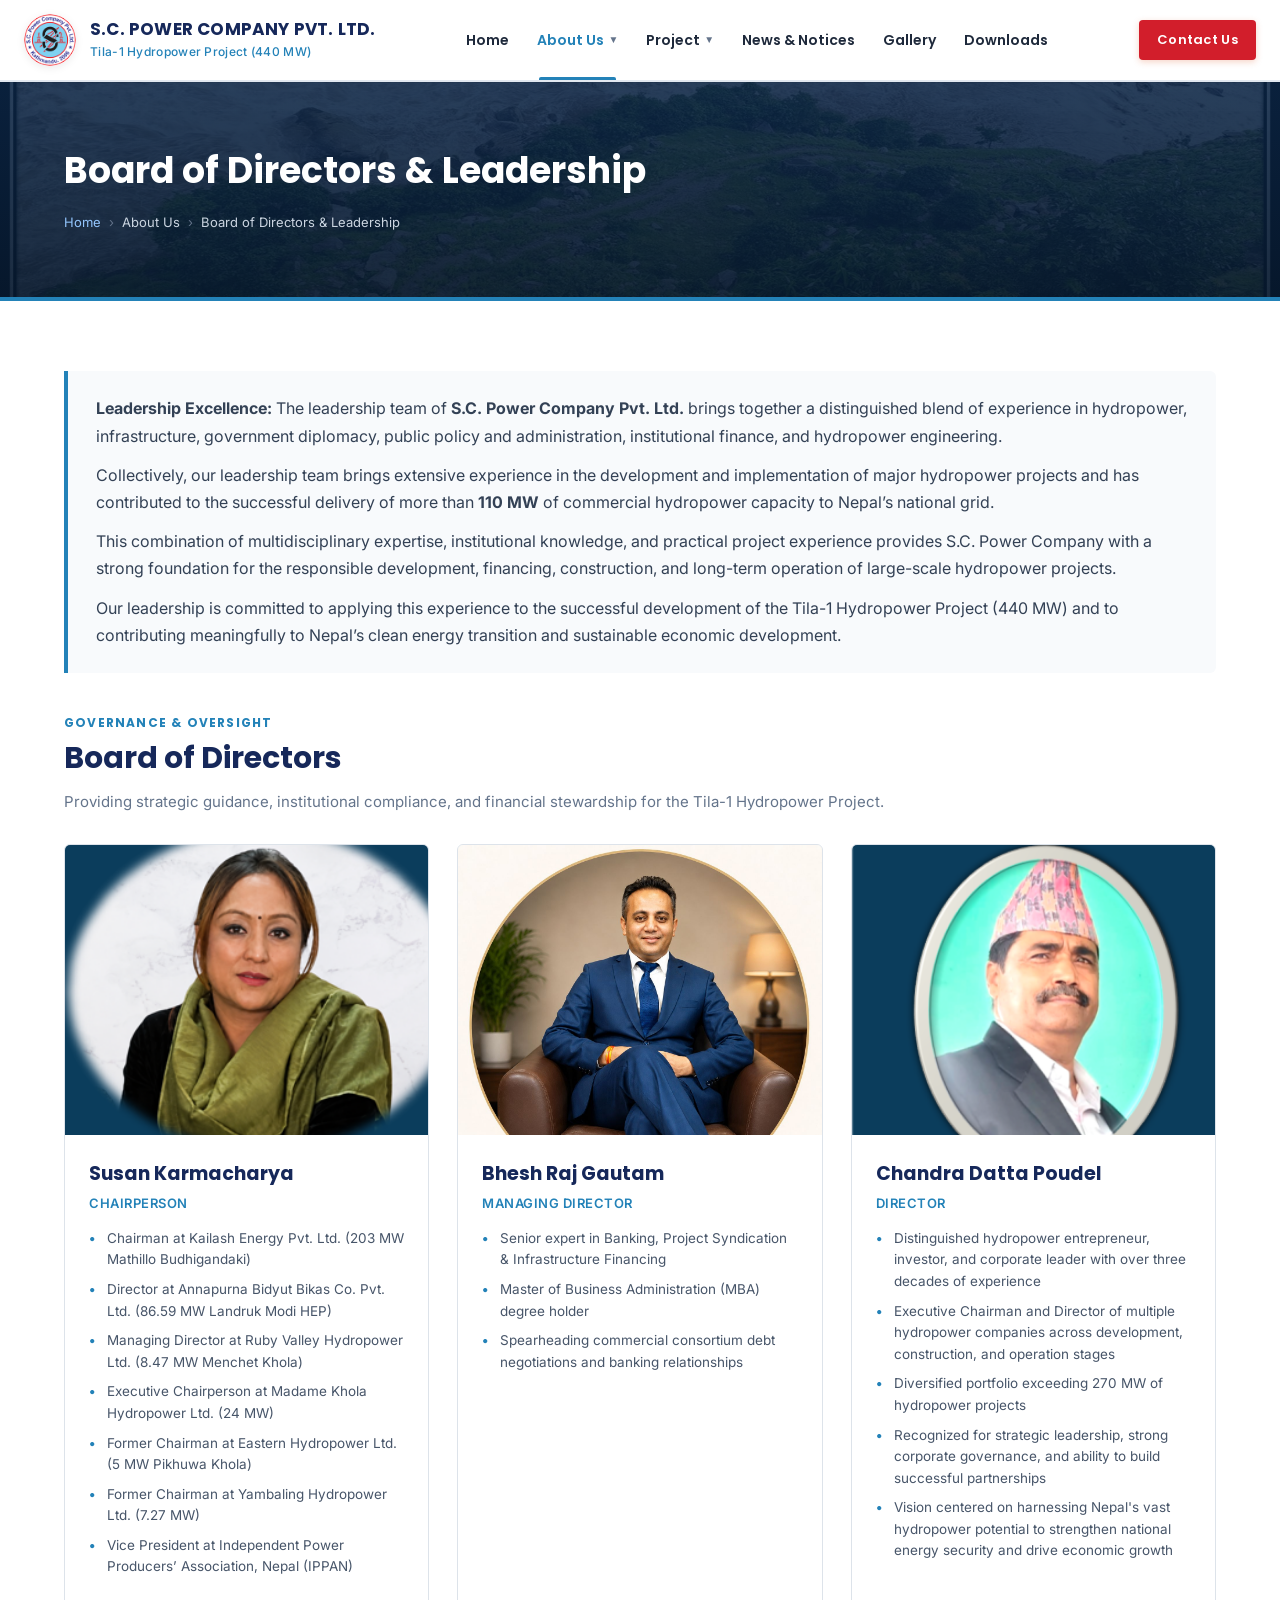
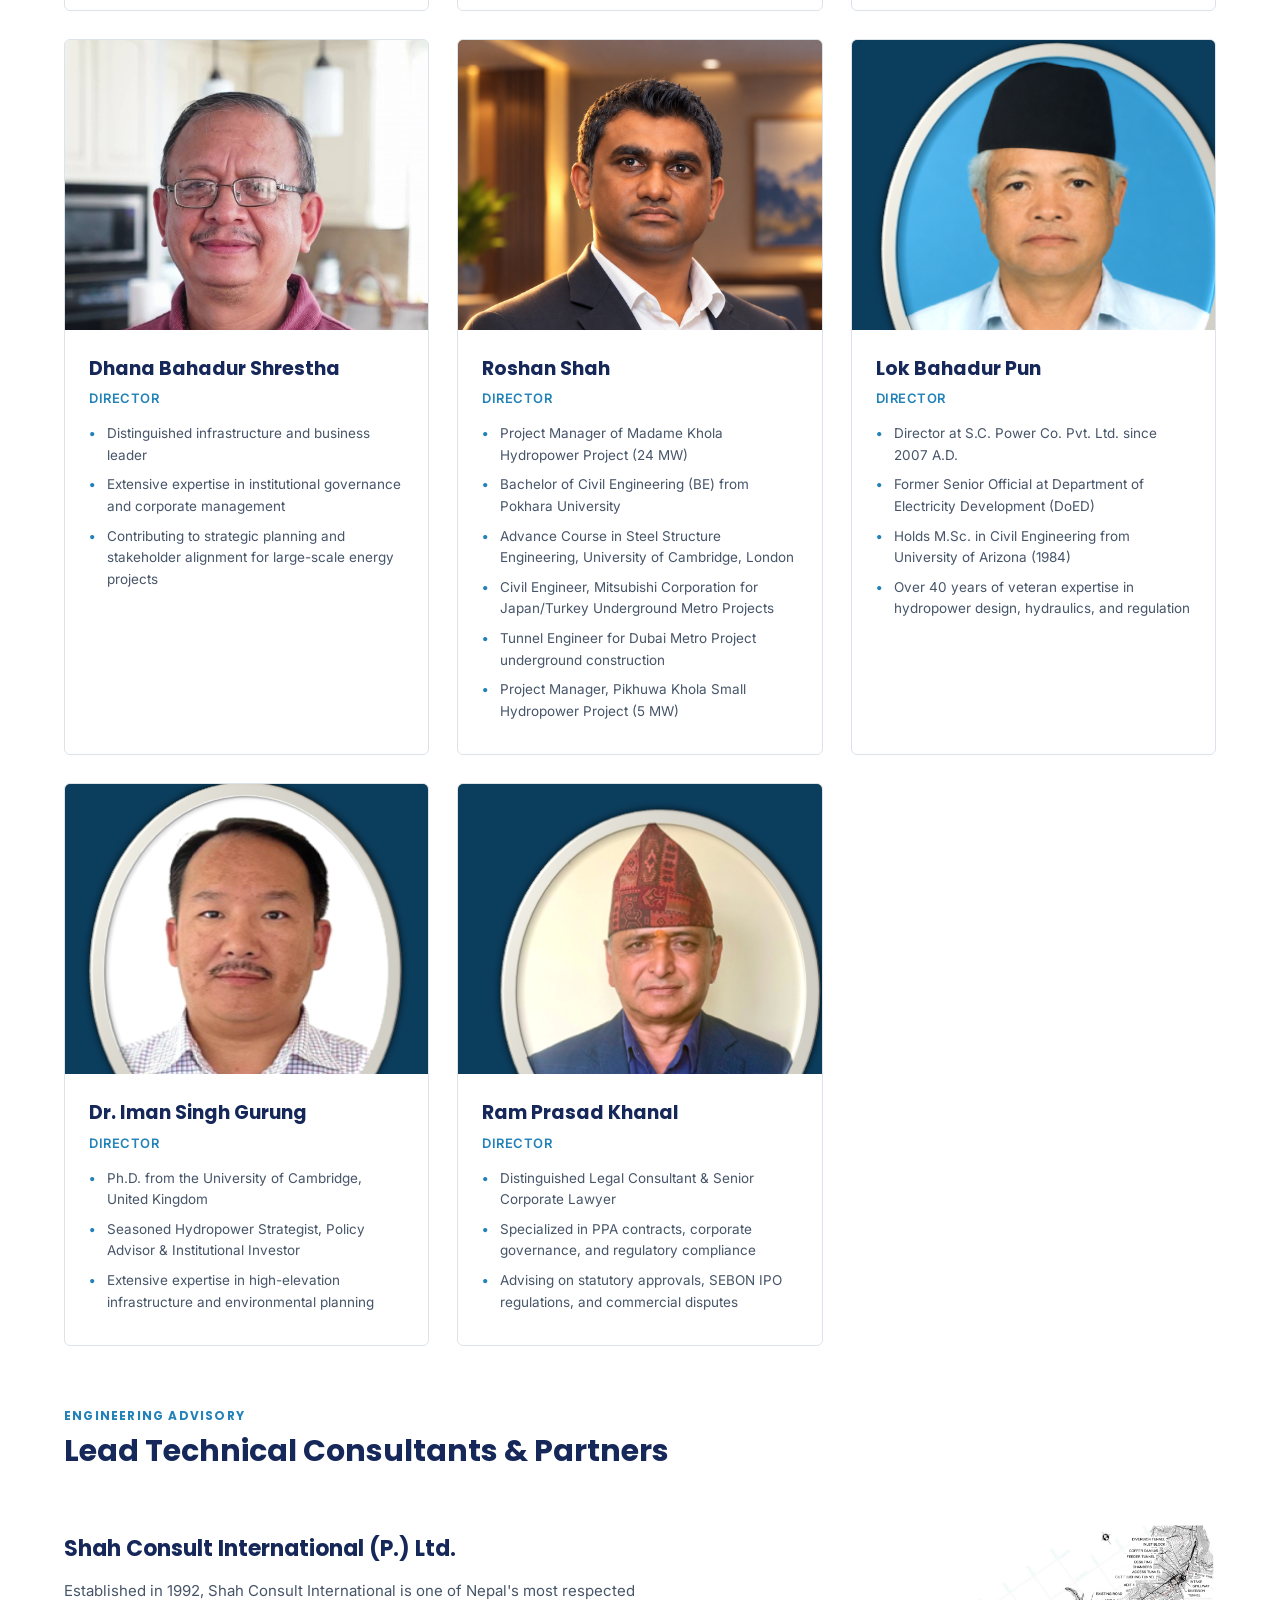
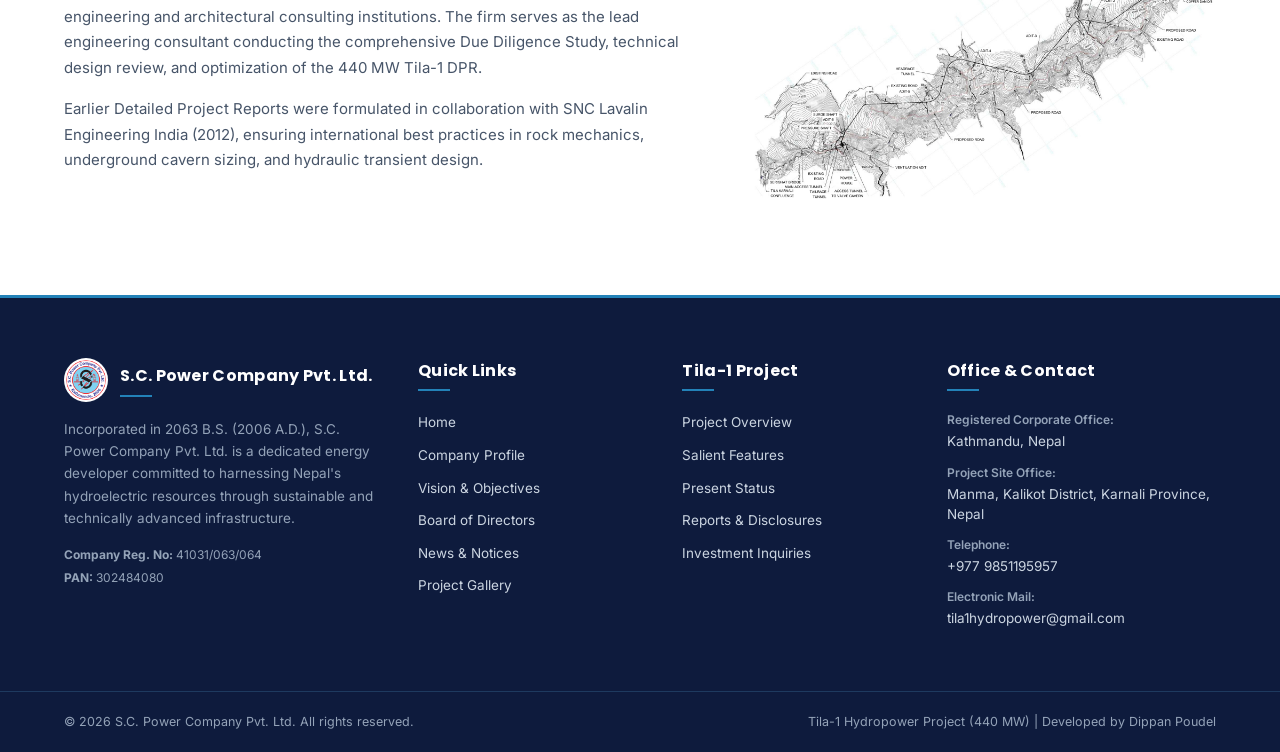
<file: team.html>
<!DOCTYPE html>
<html lang="en">
<head>
  <meta charset="UTF-8">
  <meta name="viewport" content="width=device-width, initial-scale=1.0">
  <title>Board of Directors & Leadership | S.C. Power Company Pvt. Ltd.</title>
  <meta name="description" content="Meet the Board of Directors and Executive Leadership Team of S.C. Power Company Pvt. Ltd., steering the 440 MW Tila-1 Hydropower Project.">
  
  <!-- Google Fonts: Poppins & Inter -->
  <link rel="preconnect" href="https://fonts.googleapis.com">
  <link rel="preconnect" href="https://fonts.gstatic.com" crossorigin>
  <link href="https://fonts.googleapis.com/css2?family=Inter:wght@400;500;600;700&family=Poppins:wght@500;600;700&display=swap" rel="stylesheet">
  
  <!-- Stylesheet -->
  <link rel="stylesheet" href="css/style.css?v=3.7">
  <link rel="icon" type="image/png" href="images/logo-128.png">
</head>
<body>

  <!-- Main Navigation Header -->
  <header class="main-header">
    <div class="container">
      <nav class="navbar">
        <a href="index.html" class="brand">
          <img src="images/logo-128.png" alt="S.C. Power Company Logo" class="brand-logo-img">
          <div class="brand-text">
            <span class="brand-title">S.C. POWER COMPANY PVT. LTD.</span>
            <span class="brand-subtitle">Tila-1 Hydropower Project (440 MW)</span>
          </div>
        </a>

        <!-- Desktop Navigation Menu -->
        <ul class="nav-menu">
          <li class="nav-item">
            <a href="index.html" class="nav-link">Home</a>
          </li>
          
          <li class="nav-item active">
            <span class="nav-link">About Us <span class="dropdown-arrow">&#x25BC;</span></span>
            <ul class="dropdown-menu">
              <li class="dropdown-item"><a href="about.html">Company Profile</a></li>
              <li class="dropdown-item"><a href="vision.html">Vision, Mission & Objectives</a></li>
              <li class="dropdown-item"><a href="team.html">Board of Directors & Leadership</a></li>
            </ul>
          </li>
          
          <li class="nav-item">
            <span class="nav-link">Project <span class="dropdown-arrow">&#x25BC;</span></span>
            <ul class="dropdown-menu">
              <li class="dropdown-item"><a href="project-overview.html">Project Overview</a></li>
              <li class="dropdown-item"><a href="salient-features.html">Salient Technical Features</a></li>
              <li class="dropdown-item"><a href="present-status.html">Present Status & Progress</a></li>
            </ul>
          </li>
          
          <li class="nav-item">
            <a href="news.html" class="nav-link">News & Notices</a>
          </li>
          
          <li class="nav-item">
            <a href="gallery.html" class="nav-link">Gallery</a>
          </li>
          
          <li class="nav-item">
            <a href="downloads.html" class="nav-link">Downloads</a>
          </li>
        </ul>

        <div class="header-cta">
          <a href="contact.html" class="btn-header">Contact Us</a>
        </div>

        <button id="hamburger-toggle" class="hamburger" aria-label="Toggle navigation menu" aria-expanded="false">
          <span class="hamburger-box">
            <span class="hamburger-line"></span>
            <span class="hamburger-line"></span>
            <span class="hamburger-line"></span>
          </span>
        </button>
      </nav>
    </div>

    <!-- Mobile Drawer Menu -->
    <div id="mobile-nav" class="mobile-nav">
      <ul class="mobile-nav-list">
        <li class="mobile-nav-item">
          <a href="index.html" class="mobile-nav-link">Home</a>
        </li>
        <li class="mobile-nav-item mobile-has-submenu">
          <a href="#" class="mobile-nav-link mobile-submenu-trigger">
            About Us <span>+</span>
          </a>
          <ul class="mobile-submenu">
            <li class="mobile-subitem"><a href="about.html">Company Profile</a></li>
            <li class="mobile-subitem"><a href="vision.html">Vision, Mission & Objectives</a></li>
            <li class="mobile-subitem"><a href="team.html">Board of Directors & Leadership</a></li>
          </ul>
        </li>
        <li class="mobile-nav-item mobile-has-submenu">
          <a href="#" class="mobile-nav-link mobile-submenu-trigger">
            Project <span>+</span>
          </a>
          <ul class="mobile-submenu">
            <li class="mobile-subitem"><a href="project-overview.html">Project Overview</a></li>
            <li class="mobile-subitem"><a href="salient-features.html">Salient Technical Features</a></li>
            <li class="mobile-subitem"><a href="present-status.html">Present Status & Progress</a></li>
          </ul>
        </li>
        <li class="mobile-nav-item">
          <a href="news.html" class="mobile-nav-link">News & Notices</a>
        </li>
        <li class="mobile-nav-item">
          <a href="gallery.html" class="mobile-nav-link">Gallery</a>
        </li>
        <li class="mobile-nav-item">
          <a href="downloads.html" class="mobile-nav-link">Downloads</a>
        </li>
        <li class="mobile-nav-item">
          <a href="contact.html" class="mobile-nav-link">Contact Us</a>
        </li>
      </ul>
    </div>
  </header>

  <!-- Page Banner -->
  <section class="page-banner">
    <div class="container">
      <h1 class="page-banner-title">Board of Directors & Leadership</h1>
      <nav class="breadcrumbs" aria-label="Breadcrumb">
        <a href="index.html">Home</a>
        <span class="breadcrumbs-separator">&#x203A;</span>
        <span>About Us</span>
        <span class="breadcrumbs-separator">&#x203A;</span>
        <span>Board of Directors & Leadership</span>
      </nav>
    </div>
  </section>

  <main class="section-padding">
    <div class="container">

      <!-- Intro Box -->
      <div class="page-intro-box">
        <p style="margin-bottom: 12px;"><strong>Leadership Excellence:</strong> The leadership team of <strong>S.C. Power Company Pvt. Ltd.</strong> brings together a distinguished blend of experience in hydropower, infrastructure, government diplomacy, public policy and administration, institutional finance, and hydropower engineering.</p>
        <p style="margin-bottom: 12px;">Collectively, our leadership team brings extensive experience in the development and implementation of major hydropower projects and has contributed to the successful delivery of more than <strong>110 MW</strong> of commercial hydropower capacity to Nepal’s national grid.</p>
        <p style="margin-bottom: 12px;">This combination of multidisciplinary expertise, institutional knowledge, and practical project experience provides S.C. Power Company with a strong foundation for the responsible development, financing, construction, and long-term operation of large-scale hydropower projects.</p>
        <p style="margin-bottom: 0;">Our leadership is committed to applying this experience to the successful development of the Tila-1 Hydropower Project (440 MW) and to contributing meaningfully to Nepal’s clean energy transition and sustainable economic development.</p>
      </div>

      <div style="margin-bottom: 20px;">
        <span class="section-tag">Governance & Oversight</span>
        <h2 class="section-title">Board of Directors</h2>
        <p style="font-size: 15px; color: #64748B;">Providing strategic guidance, institutional compliance, and financial stewardship for the Tila-1 Hydropower Project.</p>
      </div>

      <!-- Leadership Cards Grid (7 Board Members) -->
      <div class="leadership-grid-detailed">
        
        <!-- 1. Susan Karmacharya -->
        <div class="leader-card-detailed card-hover">
          <div class="leader-img-box">
            <img src="images/leadership/portraits/portrait_susan_karmacharya.png" alt="Susan Karmacharya - Chairperson">
          </div>
          <div class="leader-info-detailed">
            <h3 class="leader-name-title">Susan Karmacharya</h3>
            <div class="leader-position">Chairperson</div>
            <ul class="leader-bio-list">
              <li>Chairman at Kailash Energy Pvt. Ltd. (203 MW Mathillo Budhigandaki)</li>
              <li>Director at Annapurna Bidyut Bikas Co. Pvt. Ltd. (86.59 MW Landruk Modi HEP)</li>
              <li>Managing Director at Ruby Valley Hydropower Ltd. (8.47 MW Menchet Khola)</li>
              <li>Executive Chairperson at Madame Khola Hydropower Ltd. (24 MW)</li>
              <li>Former Chairman at Eastern Hydropower Ltd. (5 MW Pikhuwa Khola)</li>
              <li>Former Chairman at Yambaling Hydropower Ltd. (7.27 MW)</li>
              <li>Vice President at Independent Power Producers’ Association, Nepal (IPPAN)</li>
            </ul>
          </div>
        </div>

        <!-- 2. Bhesh Raj Gautam -->
        <div class="leader-card-detailed card-hover">
          <div class="leader-img-box">
            <img src="images/leadership/portraits/Bhesh Raj Gautam.jpeg" alt="Bhesh Raj Gautam - Managing Director">
          </div>
          <div class="leader-info-detailed">
            <h3 class="leader-name-title">Bhesh Raj Gautam</h3>
            <div class="leader-position">Managing Director</div>
            <ul class="leader-bio-list">
              <li>Senior expert in Banking, Project Syndication & Infrastructure Financing</li>
              <li>Master of Business Administration (MBA) degree holder</li>
              <li>Spearheading commercial consortium debt negotiations and banking relationships</li>
            </ul>
          </div>
        </div>

        <!-- 3. Chandra Datta Poudel -->
        <div class="leader-card-detailed card-hover">
          <div class="leader-img-box">
            <img src="images/leadership/portraits/portrait_chandra_datta_poudel.png" alt="Chandra Datta Poudel - Director">
          </div>
          <div class="leader-info-detailed">
            <h3 class="leader-name-title">Chandra Datta Poudel</h3>
            <div class="leader-position">Director</div>
            <ul class="leader-bio-list">
              <li>Distinguished hydropower entrepreneur, investor, and corporate leader with over three decades of experience</li>
              <li>Executive Chairman and Director of multiple hydropower companies across development, construction, and operation stages</li>
              <li>Diversified portfolio exceeding 270 MW of hydropower projects</li>
              <li>Recognized for strategic leadership, strong corporate governance, and ability to build successful partnerships</li>
              <li>Vision centered on harnessing Nepal's vast hydropower potential to strengthen national energy security and drive economic growth</li>
            </ul>
          </div>
        </div>

        <!-- 3. Dhana Bahadur Shrestha -->
        <div class="leader-card-detailed card-hover">
          <div class="leader-img-box">
            <img src="images/leadership/portraits/DhanaBahadru.jpeg" alt="Dhana Bahadur Shrestha - Director">
          </div>
          <div class="leader-info-detailed">
            <h3 class="leader-name-title">Dhana Bahadur Shrestha</h3>
            <div class="leader-position">Director</div>
            <ul class="leader-bio-list">
              <li>Distinguished infrastructure and business leader</li>
              <li>Extensive expertise in institutional governance and corporate management</li>
              <li>Contributing to strategic planning and stakeholder alignment for large-scale energy projects</li>
            </ul>
          </div>
        </div>

        <!-- 4. Roshan Shah -->
        <div class="leader-card-detailed card-hover">
          <div class="leader-img-box">
            <img src="images/leadership/portraits/Roshan Shah.jpeg" alt="Roshan Shah - Director">
          </div>
          <div class="leader-info-detailed">
            <h3 class="leader-name-title">Roshan Shah</h3>
            <div class="leader-position">Director</div>
            <ul class="leader-bio-list">
              <li>Project Manager of Madame Khola Hydropower Project (24 MW)</li>
              <li>Bachelor of Civil Engineering (BE) from Pokhara University</li>
              <li>Advance Course in Steel Structure Engineering, University of Cambridge, London</li>
              <li>Civil Engineer, Mitsubishi Corporation for Japan/Turkey Underground Metro Projects</li>
              <li>Tunnel Engineer for Dubai Metro Project underground construction</li>
              <li>Project Manager, Pikhuwa Khola Small Hydropower Project (5 MW)</li>
            </ul>
          </div>
        </div>

        <!-- 5. Lok Bahadur Pun -->
        <div class="leader-card-detailed card-hover">
          <div class="leader-img-box">
            <img src="images/leadership/portraits/portrait_lok_bahadur_pun.png" alt="Lok Bahadur Pun - Director">
          </div>
          <div class="leader-info-detailed">
            <h3 class="leader-name-title">Lok Bahadur Pun</h3>
            <div class="leader-position">Director</div>
            <ul class="leader-bio-list">
              <li>Director at S.C. Power Co. Pvt. Ltd. since 2007 A.D.</li>
              <li>Former Senior Official at Department of Electricity Development (DoED)</li>
              <li>Holds M.Sc. in Civil Engineering from University of Arizona (1984)</li>
              <li>Over 40 years of veteran expertise in hydropower design, hydraulics, and regulation</li>
            </ul>
          </div>
        </div>

        <!-- 6. Dr. Iman Singh Gurung -->
        <div class="leader-card-detailed card-hover">
          <div class="leader-img-box">
            <img src="images/leadership/portraits/portrait_iman_singh_gurung.png" alt="Dr. Iman Singh Gurung - Director">
          </div>
          <div class="leader-info-detailed">
            <h3 class="leader-name-title">Dr. Iman Singh Gurung</h3>
            <div class="leader-position">Director</div>
            <ul class="leader-bio-list">
              <li>Ph.D. from the University of Cambridge, United Kingdom</li>
              <li>Seasoned Hydropower Strategist, Policy Advisor & Institutional Investor</li>
              <li>Extensive expertise in high-elevation infrastructure and environmental planning</li>
            </ul>
          </div>
        </div>

        <!-- 7. Ram Prasad Khanal -->
        <div class="leader-card-detailed card-hover">
          <div class="leader-img-box">
            <img src="images/leadership/portraits/portrait_ram_prasad_khanal.png" alt="Ram Prasad Khanal - Director">
          </div>
          <div class="leader-info-detailed">
            <h3 class="leader-name-title">Ram Prasad Khanal</h3>
            <div class="leader-position">Director</div>
            <ul class="leader-bio-list">
              <li>Distinguished Legal Consultant & Senior Corporate Lawyer</li>
              <li>Specialized in PPA contracts, corporate governance, and regulatory compliance</li>
              <li>Advising on statutory approvals, SEBON IPO regulations, and commercial disputes</li>
            </ul>
          </div>
        </div>

      </div>

      <!-- Technical Consultants & Advisory Firm -->
      <div style="margin-top: 60px;">
        <span class="section-tag">Engineering Advisory</span>
        <h2 class="section-title">Lead Technical Consultants & Partners</h2>
        <div class="two-col-grid" style="align-items: center; margin-top: 24px;">
          <div class="content-block">
            <h3 style="font-family: var(--font-heading); font-size: 22px; color: var(--color-primary-navy); margin-bottom: 12px;">
              Shah Consult International (P.) Ltd.
            </h3>
            <p style="font-size: 15px; color: #475569; line-height: 1.7; margin-bottom: 16px;">
              Established in 1992, Shah Consult International is one of Nepal's most respected engineering and architectural consulting institutions. The firm serves as the lead engineering consultant conducting the comprehensive Due Diligence Study, technical design review, and optimization of the 440 MW Tila-1 DPR.
            </p>
            <p style="font-size: 15px; color: #475569; line-height: 1.7;">
              Earlier Detailed Project Reports were formulated in collaboration with SNC Lavalin Engineering India (2012), ensuring international best practices in rock mechanics, underground cavern sizing, and hydraulic transient design.
            </p>
          </div>
          <div>
            <div class="image-frame card-hover">
              <img src="images/engineering/project_general_layout_cad.jpeg" alt="Engineering CAD Study">
            </div>
          </div>
        </div>
      </div>

    </div>
  </main>

  <!-- Corporate Footer -->
  <footer class="footer">
    <div class="container">
      <div class="footer-grid">
        <div>
          <div class="footer-brand-header">
            <img src="images/logo-128.png" alt="S.C. Power Company Logo" class="footer-logo-img">
            <h3 class="footer-col-title" style="margin-bottom: 0;">S.C. Power Company Pvt. Ltd.</h3>
          </div>
          <p class="footer-desc">
            Incorporated in 2063 B.S. (2006 A.D.), S.C. Power Company Pvt. Ltd. is a dedicated energy developer committed to harnessing Nepal's hydroelectric resources through sustainable and technically advanced infrastructure.
          </p>
          <div class="footer-meta-item"><strong>Company Reg. No:</strong> 41031/063/064</div>
          <div class="footer-meta-item"><strong>PAN:</strong> 302484080</div>
        </div>

        <div>
          <h3 class="footer-col-title">Quick Links</h3>
          <ul class="footer-links">
            <li><a href="index.html">Home</a></li>
            <li><a href="about.html">Company Profile</a></li>
            <li><a href="vision.html">Vision & Objectives</a></li>
            <li><a href="team.html">Board of Directors</a></li>
            <li><a href="news.html">News & Notices</a></li>
            <li><a href="gallery.html">Project Gallery</a></li>
          </ul>
        </div>

        <div>
          <h3 class="footer-col-title">Tila-1 Project</h3>
          <ul class="footer-links">
            <li><a href="project-overview.html">Project Overview</a></li>
            <li><a href="salient-features.html">Salient Features</a></li>
            <li><a href="present-status.html">Present Status</a></li>
            <li><a href="downloads.html">Reports & Disclosures</a></li>
            <li><a href="contact.html">Investment Inquiries</a></li>
          </ul>
        </div>

        <div>
          <h3 class="footer-col-title">Office & Contact</h3>
          <div class="footer-contact-item">
            <span class="contact-label">Registered Corporate Office:</span>
            <span>Kathmandu, Nepal</span>
          </div>
          <div class="footer-contact-item">
            <span class="contact-label">Project Site Office:</span>
            <span>Manma, Kalikot District, Karnali Province, Nepal</span>
          </div>
          <div class="footer-contact-item">
            <span class="contact-label">Telephone:</span>
            <span>+977 9851195957</span>
          </div>
          <div class="footer-contact-item">
            <span class="contact-label">Electronic Mail:</span>
            <span>tila1hydropower@gmail.com</span>
          </div>
        </div>
      </div>
    </div>

    <div class="footer-bottom">
      <div class="container">
        <div class="footer-bottom-inner">
          <div>
            &copy; 2026 S.C. Power Company Pvt. Ltd. All rights reserved.
          </div>
          <div>
            Tila-1 Hydropower Project (440 MW) | Developed by Dippan Poudel
          </div>
        </div>
      </div>
    </div>
  </footer>

  <script src="js/main.js?v=3.6"></script>
</body>
</html>
</file>
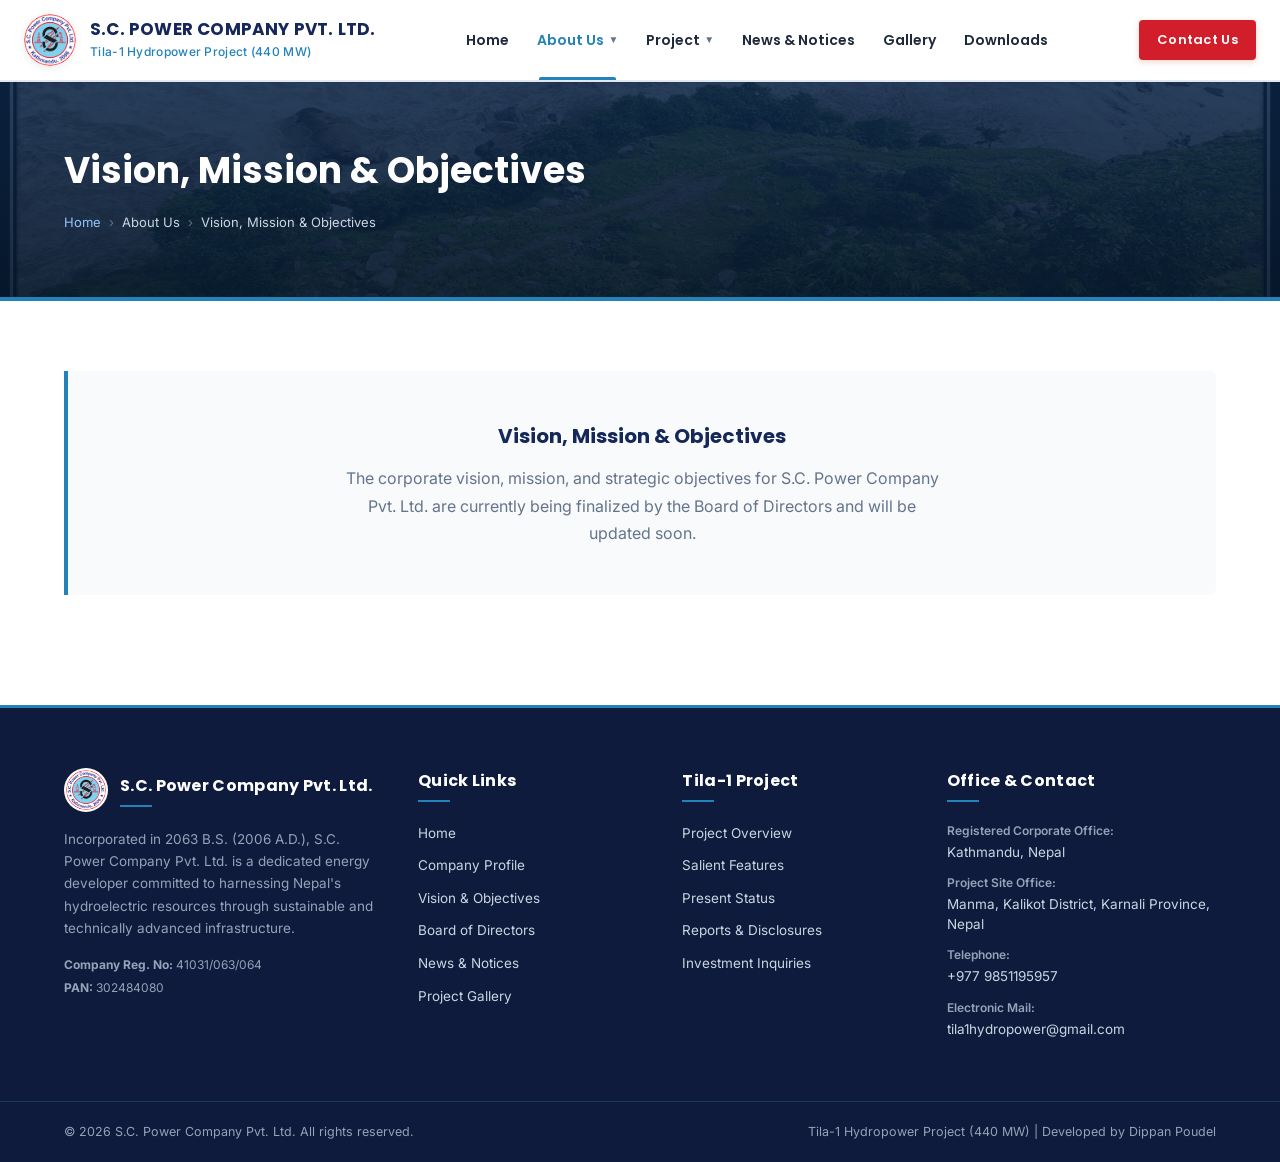
<file: vision.html>
<!DOCTYPE html>
<html lang="en">
<head>
  <meta charset="UTF-8">
  <meta name="viewport" content="width=device-width, initial-scale=1.0">
  <title>Vision, Mission & Objectives | S.C. Power Company Pvt. Ltd.</title>
  <meta name="description" content="Vision, Mission, Core Values and Strategic Objectives of S.C. Power Company Pvt. Ltd. for the Tila-1 Hydropower Project.">
  
  <!-- Google Fonts: Poppins & Inter -->
  <link rel="preconnect" href="https://fonts.googleapis.com">
  <link rel="preconnect" href="https://fonts.gstatic.com" crossorigin>
  <link href="https://fonts.googleapis.com/css2?family=Inter:wght@400;500;600;700&family=Poppins:wght@500;600;700&display=swap" rel="stylesheet">
  
  <!-- Stylesheet -->
  <link rel="stylesheet" href="css/style.css?v=3.7">
  <link rel="icon" type="image/png" href="images/logo-128.png">
</head>
<body>

  <!-- Main Navigation Header -->
  <header class="main-header">
    <div class="container">
      <nav class="navbar">
        <a href="index.html" class="brand">
          <img src="images/logo-128.png" alt="S.C. Power Company Logo" class="brand-logo-img">
          <div class="brand-text">
            <span class="brand-title">S.C. POWER COMPANY PVT. LTD.</span>
            <span class="brand-subtitle">Tila-1 Hydropower Project (440 MW)</span>
          </div>
        </a>

        <!-- Desktop Navigation Menu -->
        <ul class="nav-menu">
          <li class="nav-item">
            <a href="index.html" class="nav-link">Home</a>
          </li>
          
          <li class="nav-item active">
            <span class="nav-link">About Us <span class="dropdown-arrow">&#x25BC;</span></span>
            <ul class="dropdown-menu">
              <li class="dropdown-item"><a href="about.html">Company Profile</a></li>
              <li class="dropdown-item"><a href="vision.html">Vision, Mission & Objectives</a></li>
              <li class="dropdown-item"><a href="team.html">Board of Directors & Leadership</a></li>
            </ul>
          </li>
          
          <li class="nav-item">
            <span class="nav-link">Project <span class="dropdown-arrow">&#x25BC;</span></span>
            <ul class="dropdown-menu">
              <li class="dropdown-item"><a href="project-overview.html">Project Overview</a></li>
              <li class="dropdown-item"><a href="salient-features.html">Salient Technical Features</a></li>
              <li class="dropdown-item"><a href="present-status.html">Present Status & Progress</a></li>
            </ul>
          </li>
          
          <li class="nav-item">
            <a href="news.html" class="nav-link">News & Notices</a>
          </li>
          
          <li class="nav-item">
            <a href="gallery.html" class="nav-link">Gallery</a>
          </li>
          
          <li class="nav-item">
            <a href="downloads.html" class="nav-link">Downloads</a>
          </li>
        </ul>

        <div class="header-cta">
          <a href="contact.html" class="btn-header">Contact Us</a>
        </div>

        <button id="hamburger-toggle" class="hamburger" aria-label="Toggle navigation menu" aria-expanded="false">
          <span class="hamburger-box">
            <span class="hamburger-line"></span>
            <span class="hamburger-line"></span>
            <span class="hamburger-line"></span>
          </span>
        </button>
      </nav>
    </div>

    <!-- Mobile Drawer Menu -->
    <div id="mobile-nav" class="mobile-nav">
      <ul class="mobile-nav-list">
        <li class="mobile-nav-item">
          <a href="index.html" class="mobile-nav-link">Home</a>
        </li>
        <li class="mobile-nav-item mobile-has-submenu">
          <a href="#" class="mobile-nav-link mobile-submenu-trigger">
            About Us <span>+</span>
          </a>
          <ul class="mobile-submenu">
            <li class="mobile-subitem"><a href="about.html">Company Profile</a></li>
            <li class="mobile-subitem"><a href="vision.html">Vision, Mission & Objectives</a></li>
            <li class="mobile-subitem"><a href="team.html">Board of Directors & Leadership</a></li>
          </ul>
        </li>
        <li class="mobile-nav-item mobile-has-submenu">
          <a href="#" class="mobile-nav-link mobile-submenu-trigger">
            Project <span>+</span>
          </a>
          <ul class="mobile-submenu">
            <li class="mobile-subitem"><a href="project-overview.html">Project Overview</a></li>
            <li class="mobile-subitem"><a href="salient-features.html">Salient Technical Features</a></li>
            <li class="mobile-subitem"><a href="present-status.html">Present Status & Progress</a></li>
          </ul>
        </li>
        <li class="mobile-nav-item">
          <a href="news.html" class="mobile-nav-link">News & Notices</a>
        </li>
        <li class="mobile-nav-item">
          <a href="gallery.html" class="mobile-nav-link">Gallery</a>
        </li>
        <li class="mobile-nav-item">
          <a href="downloads.html" class="mobile-nav-link">Downloads</a>
        </li>
        <li class="mobile-nav-item">
          <a href="contact.html" class="mobile-nav-link">Contact Us</a>
        </li>
      </ul>
    </div>
  </header>

  <!-- Page Banner -->
  <section class="page-banner">
    <div class="container">
      <h1 class="page-banner-title">Vision, Mission & Objectives</h1>
      <nav class="breadcrumbs" aria-label="Breadcrumb">
        <a href="index.html">Home</a>
        <span class="breadcrumbs-separator">&#x203A;</span>
        <span>About Us</span>
        <span class="breadcrumbs-separator">&#x203A;</span>
        <span>Vision, Mission & Objectives</span>
      </nav>
    </div>
  </section>

  <main class="section-padding">
    <div class="container">

      <!-- Strategic Overview Box -->
      <div class="page-intro-box" style="text-align: center; padding: 48px 24px;">
        <div style="font-family: var(--font-heading); font-size: 20px; font-weight: 700; color: var(--color-primary-navy); margin-bottom: 12px;">
          Vision, Mission & Objectives
        </div>
        <p style="font-size: 16px; color: #64748B; max-width: 600px; margin: 0 auto;">
          The corporate vision, mission, and strategic objectives for S.C. Power Company Pvt. Ltd. are currently being finalized by the Board of Directors and will be updated soon.
        </p>
      </div>

    </div>
  </main>

  <!-- Corporate Footer -->
  <footer class="footer">
    <div class="container">
      <div class="footer-grid">
        <div>
          <div class="footer-brand-header">
            <img src="images/logo-128.png" alt="S.C. Power Company Logo" class="footer-logo-img">
            <h3 class="footer-col-title" style="margin-bottom: 0;">S.C. Power Company Pvt. Ltd.</h3>
          </div>
          <p class="footer-desc">
            Incorporated in 2063 B.S. (2006 A.D.), S.C. Power Company Pvt. Ltd. is a dedicated energy developer committed to harnessing Nepal's hydroelectric resources through sustainable and technically advanced infrastructure.
          </p>
          <div class="footer-meta-item"><strong>Company Reg. No:</strong> 41031/063/064</div>
          <div class="footer-meta-item"><strong>PAN:</strong> 302484080</div>
        </div>

        <div>
          <h3 class="footer-col-title">Quick Links</h3>
          <ul class="footer-links">
            <li><a href="index.html">Home</a></li>
            <li><a href="about.html">Company Profile</a></li>
            <li><a href="vision.html">Vision & Objectives</a></li>
            <li><a href="team.html">Board of Directors</a></li>
            <li><a href="news.html">News & Notices</a></li>
            <li><a href="gallery.html">Project Gallery</a></li>
          </ul>
        </div>

        <div>
          <h3 class="footer-col-title">Tila-1 Project</h3>
          <ul class="footer-links">
            <li><a href="project-overview.html">Project Overview</a></li>
            <li><a href="salient-features.html">Salient Features</a></li>
            <li><a href="present-status.html">Present Status</a></li>
            <li><a href="downloads.html">Reports & Disclosures</a></li>
            <li><a href="contact.html">Investment Inquiries</a></li>
          </ul>
        </div>

        <div>
          <h3 class="footer-col-title">Office & Contact</h3>
          <div class="footer-contact-item">
            <span class="contact-label">Registered Corporate Office:</span>
            <span>Kathmandu, Nepal</span>
          </div>
          <div class="footer-contact-item">
            <span class="contact-label">Project Site Office:</span>
            <span>Manma, Kalikot District, Karnali Province, Nepal</span>
          </div>
          <div class="footer-contact-item">
            <span class="contact-label">Telephone:</span>
            <span>+977 9851195957</span>
          </div>
          <div class="footer-contact-item">
            <span class="contact-label">Electronic Mail:</span>
            <span>tila1hydropower@gmail.com</span>
          </div>
        </div>
      </div>
    </div>

    <div class="footer-bottom">
      <div class="container">
        <div class="footer-bottom-inner">
          <div>
            &copy; 2026 S.C. Power Company Pvt. Ltd. All rights reserved.
          </div>
          <div>
            Tila-1 Hydropower Project (440 MW) | Developed by Dippan Poudel
          </div>
        </div>
      </div>
    </div>
  </footer>

  <script src="js/main.js?v=3.6"></script>
</body>
</html>
</file>
<file: css/style.css>
/* ==========================================================================
   S.C. POWER COMPANY PVT. LTD. - OFFICIAL WEBSITE STYLESHEET
   Style inspired by Superhewa Hydropower & Rasuwagadhi Hydropower
   Plain, static, professional corporate aesthetic for Nepali Hydropower
   STRICTLY: No animations, no emojis, no AI-generated gradients
   ========================================================================== */

/* --- CSS Reset & Variables --- */
*, *::before, *::after {
  box-sizing: border-box;
  margin: 0;
  padding: 0;
}

:root {
  --color-primary-navy: #16285A;
  --color-primary-dark: #0E1B3D;
  --color-primary-blue: #2382B8;
  --color-primary-hover: #1A6C99;
  --color-accent-teal: #3BAFD5;
  --color-accent-red: #D21E2B;
  --color-accent-red-hover: #B51520;
  
  --color-bg-white: #FFFFFF;
  --color-bg-light: #F8FAFC;
  --color-bg-subtle: #EEF2F6;
  --color-border: #DDE3EA;
  --color-border-dark: #1E3A5F;
  
  --color-text-main: #1E293B;
  --color-text-muted: #475569;
  --color-text-light: #64748B;
  --color-text-white: #FFFFFF;
  
  --font-heading: 'Poppins', -apple-system, BlinkMacSystemFont, "Segoe UI", Roboto, sans-serif;
  --font-body: 'Inter', -apple-system, BlinkMacSystemFont, "Segoe UI", Roboto, sans-serif;
  
  --max-width: 1200px;
  --container-padding: 0 24px;
}

html, body {
  overflow-x: hidden;
  max-width: 100vw;
}

body {
  font-family: var(--font-body);
  color: var(--color-text-main);
  background-color: var(--color-bg-white);
  line-height: 1.6;
  -webkit-font-smoothing: antialiased;
}

a {
  color: inherit;
  text-decoration: none;
}

ul {
  list-style: none;
}

img {
  max-width: 100%;
  height: auto;
  display: block;
}

.container {
  max-width: var(--max-width);
  margin: 0 auto;
  padding: var(--container-padding);
}

/* --- Top Contact Bar --- */
.top-bar {
  background-color: var(--color-primary-dark);
  color: #CBD5E1;
  font-size: 13px;
  border-bottom: 1px solid var(--color-border-dark);
}

.top-bar-inner {
  display: flex;
  justify-content: space-between;
  align-items: center;
  padding: 8px 0;
  flex-wrap: wrap;
  gap: 12px;
}

.top-info-list {
  display: flex;
  align-items: center;
  flex-wrap: wrap;
  gap: 24px;
}

.top-info-item {
  display: inline-flex;
  align-items: center;
  gap: 6px;
}

.top-info-label {
  color: #94A3B8;
  font-weight: 500;
}

.top-info-link:hover {
  color: #FFFFFF;
  text-decoration: underline;
}

.top-tag {
  background-color: rgba(255, 255, 255, 0.1);
  padding: 3px 8px;
  border-radius: 2px;
  font-size: 11px;
  letter-spacing: 0.5px;
  color: #E2E8F0;
  text-transform: uppercase;
}

/* --- Main Navigation Bar (Rasuwa Hydro Style) --- */
.main-header .container {
  max-width: 1360px;
}

.main-header {
  background-color: var(--color-bg-white);
  border-bottom: 2px solid #E2E8F0;
  position: sticky;
  top: 0;
  z-index: 1000;
}

.navbar {
  display: flex;
  justify-content: space-between;
  align-items: center;
  height: 80px;
}

.brand {
  display: flex;
  align-items: center;
  gap: 14px;
}

.brand-icon {
  width: 44px;
  height: 44px;
  background-color: var(--color-primary-navy);
  color: #FFFFFF;
  display: flex;
  align-items: center;
  justify-content: center;
  border-radius: 4px;
  flex-shrink: 0;
}

.brand-icon svg {
  width: 26px;
  height: 26px;
  fill: currentColor;
}

.brand-text {
  display: flex;
  flex-direction: column;
}

.brand-title {
  font-family: var(--font-heading);
  font-size: 17px;
  font-weight: 700;
  color: var(--color-primary-navy);
  letter-spacing: 0.2px;
  line-height: 1.2;
}

.brand-subtitle {
  font-size: 12px;
  font-weight: 500;
  color: var(--color-primary-blue);
  letter-spacing: 0.3px;
  margin-top: 2px;
}

/* Desktop Nav Links */
.nav-menu {
  display: flex;
  align-items: center;
  gap: 4px;
  height: 100%;
}

.nav-item {
  position: relative;
  height: 100%;
  display: flex;
  align-items: center;
}

.nav-link {
  position: relative;
  font-family: var(--font-heading);
  font-size: 14px;
  font-weight: 600;
  color: var(--color-text-main);
  padding: 0 12px;
  height: 100%;
  display: flex;
  align-items: center;
  gap: 4px;
  cursor: pointer;
  white-space: nowrap;
  transition: color 0.25s ease, transform 0.15s ease;
}

.nav-link::after {
  content: '';
  position: absolute;
  bottom: 0;
  left: 14px;
  right: 14px;
  height: 3px;
  background-color: var(--color-primary-blue);
  transform: scaleX(0);
  transform-origin: center;
  transition: transform 0.28s cubic-bezier(0.4, 0, 0.2, 1);
  border-radius: 2px 2px 0 0;
}

.nav-link:hover {
  color: var(--color-primary-blue);
}

.nav-link:hover::after,
.nav-item.active .nav-link::after {
  transform: scaleX(1);
}

.nav-link:active {
  transform: scale(0.96);
}

.nav-item.active .nav-link {
  color: var(--color-primary-blue);
}

.dropdown-arrow {
  font-size: 10px;
  color: var(--color-text-light);
}

/* Dropdown Menu (3 subpages inside Project, 3 inside About) */
.dropdown-menu {
  display: none;
  position: absolute;
  top: 100%;
  left: 0;
  background-color: #FFFFFF;
  min-width: 260px;
  box-shadow: 0 4px 14px rgba(0, 0, 0, 0.12);
  border-top: 2px solid var(--color-primary-blue);
  border-left: 1px solid var(--color-border);
  border-right: 1px solid var(--color-border);
  border-bottom: 1px solid var(--color-border);
  z-index: 1010;
}

.nav-item:hover .dropdown-menu {
  display: block;
}

.dropdown-item a {
  display: block;
  padding: 12px 18px;
  font-size: 13.5px;
  font-weight: 500;
  color: var(--color-text-main);
  border-bottom: 1px solid #F1F5F9;
}

.dropdown-item:last-child a {
  border-bottom: none;
}

.dropdown-item a:hover {
  background-color: var(--color-bg-light);
  color: var(--color-primary-blue);
  padding-left: 22px;
}

/* Header Contact Button */
.header-cta {
  display: flex;
  align-items: center;
}

.btn-header {
  background-color: var(--color-accent-red);
  color: #FFFFFF;
  font-family: var(--font-heading);
  font-size: 13px;
  font-weight: 600;
  padding: 10px 18px;
  border-radius: 4px;
  letter-spacing: 0.3px;
  transition: all 0.25s cubic-bezier(0.4, 0, 0.2, 1);
  box-shadow: 0 2px 6px rgba(224, 86, 36, 0.25);
}

.btn-header:hover {
  background-color: var(--color-accent-red-hover);
  transform: translateY(-2px);
  box-shadow: 0 6px 14px rgba(224, 86, 36, 0.35);
}

/* Hamburger toggle for mobile */
.hamburger {
  display: none;
  background: none;
  border: none;
  cursor: pointer;
  padding: 8px;
}

.hamburger-box {
  width: 24px;
  height: 18px;
  display: flex;
  flex-direction: column;
  justify-content: space-between;
}

.hamburger-line {
  display: block;
  height: 2px;
  width: 100%;
  background-color: var(--color-primary-navy);
}

/* --- Hero Section --- */
/* --- Hero Cross-Fade Slider (3-4s Majestic Fade & High-Visibility Photos) --- */
.hero-slider-section {
  position: relative;
  width: 100%;
  min-height: 580px;
  background-color: var(--color-primary-navy);
  overflow: hidden;
  border-bottom: 4px solid var(--color-primary-blue);
}

.hero-slider-container {
  position: relative;
  width: 100%;
  min-height: 580px;
  height: 580px;
}

.hero-slide {
  position: absolute;
  inset: 0;
  width: 100%;
  height: 100%;
  min-height: 580px;
  box-sizing: border-box;
  display: flex;
  align-items: center;
  justify-content: center;
  padding: 80px 24px 120px;
  background-size: cover;
  background-position: center;
  background-repeat: no-repeat;
  opacity: 0;
  visibility: hidden;
  pointer-events: none;
  transition: opacity 3.2s cubic-bezier(0.4, 0, 0.2, 1), visibility 3.2s;
  z-index: 1;
}

.hero-slide.active {
  opacity: 1;
  visibility: visible;
  pointer-events: auto;
  z-index: 2;
}

/* Balanced cinematic translucent overlays allowing photos to shine through */
.hero-slide-1 {
  background-image: linear-gradient(rgba(10, 47, 90, 0.48), rgba(7, 25, 47, 0.65)), url('../images/hero/hero_tila_river_monsoon_gorge.png');
}

.hero-slide-2 {
  background-image: linear-gradient(rgba(10, 47, 90, 0.48), rgba(7, 25, 47, 0.65)), url('../images/hero/hero_tila_river_valley_view.png');
}

.hero-slide-3 {
  background-image: linear-gradient(rgba(10, 47, 90, 0.48), rgba(7, 25, 47, 0.65)), url('../images/hero/hero_karnali_highway_canyon.png');
}

.hero-content {
  max-width: 900px;
  margin: 0 auto;
  text-align: center;
  position: relative;
  z-index: 3;
}

.hero-badge {
  display: inline-block;
  background-color: var(--color-primary-blue);
  color: #FFFFFF;
  font-size: 12px;
  font-weight: 700;
  letter-spacing: 1.2px;
  text-transform: uppercase;
  padding: 7px 18px;
  border-radius: 20px;
  margin-bottom: 18px;
  box-shadow: 0 4px 14px rgba(0, 0, 0, 0.3);
}

.hero-title {
  font-family: var(--font-heading);
  font-size: 46px;
  font-weight: 700;
  line-height: 1.2;
  margin-bottom: 14px;
  color: #FFFFFF;
  text-shadow: 0 3px 15px rgba(0, 0, 0, 0.7);
}

.hero-subtitle {
  font-family: var(--font-heading);
  font-size: 21px;
  font-weight: 500;
  color: #BAE6FD;
  margin-bottom: 18px;
  text-shadow: 0 2px 10px rgba(0, 0, 0, 0.6);
}

.hero-description {
  font-size: 16.5px;
  color: #F1F5F9;
  line-height: 1.7;
  margin: 0 auto 34px;
  max-width: 820px;
  text-shadow: 0 2px 8px rgba(0, 0, 0, 0.7);
}

.hero-actions {
  display: flex;
  align-items: center;
  justify-content: center;
  gap: 18px;
  flex-wrap: wrap;
}

.btn-hero-red {
  display: inline-flex;
  align-items: center;
  gap: 8px;
  background-color: #D32F2F;
  color: #FFFFFF;
  padding: 13px 26px;
  border-radius: 6px;
  font-family: var(--font-heading);
  font-weight: 600;
  font-size: 14.5px;
  box-shadow: 0 6px 18px rgba(211, 47, 47, 0.38);
  transition: transform 0.3s cubic-bezier(0.34, 1.56, 0.64, 1), background-color 0.3s ease, box-shadow 0.3s ease;
  text-decoration: none;
}

.btn-hero-red:hover {
  background-color: #B71C1C;
  transform: translateY(-2px) scale(1.05);
  box-shadow: 0 10px 24px rgba(211, 47, 47, 0.55);
}

.btn-hero-red:active {
  transform: scale(0.97);
}

.btn-hero-blue {
  display: inline-flex;
  align-items: center;
  gap: 8px;
  background-color: var(--color-primary-blue);
  color: #FFFFFF;
  padding: 13px 26px;
  border-radius: 6px;
  font-family: var(--font-heading);
  font-weight: 600;
  font-size: 14.5px;
  box-shadow: 0 6px 18px rgba(0, 95, 138, 0.38);
  transition: transform 0.3s cubic-bezier(0.34, 1.56, 0.64, 1), background-color 0.3s ease, box-shadow 0.3s ease;
  text-decoration: none;
}

.btn-hero-blue:hover {
  background-color: var(--color-primary-hover);
  transform: translateY(-2px) scale(1.05);
  box-shadow: 0 10px 24px rgba(0, 95, 138, 0.55);
}

.btn-hero-blue:active {
  transform: scale(0.97);
}

/* Slider Controls (Arrow Buttons) */
.slider-btn {
  position: absolute;
  top: 50%;
  transform: translateY(-50%);
  width: 52px;
  height: 52px;
  border-radius: 50%;
  background-color: rgba(11, 37, 69, 0.75);
  border: 2px solid rgba(255, 255, 255, 0.5);
  color: #FFFFFF;
  display: flex;
  align-items: center;
  justify-content: center;
  cursor: pointer;
  z-index: 10;
  transition: all 0.25s cubic-bezier(0.34, 1.56, 0.64, 1);
  backdrop-filter: blur(6px);
}

.slider-btn:hover {
  background-color: var(--color-primary-blue);
  border-color: #FFFFFF;
  transform: translateY(-50%) scale(1.12);
  box-shadow: 0 6px 20px rgba(19, 99, 223, 0.5);
}

.slider-btn:active {
  transform: translateY(-50%) scale(0.96);
}

.slider-btn.prev {
  left: 30px;
}

.slider-btn.next {
  right: 30px;
}

.slider-btn svg {
  width: 24px;
  height: 24px;
  fill: currentColor;
}

/* Slider Indicators / Dots */
.slider-dots {
  position: absolute;
  bottom: 24px;
  left: 50%;
  transform: translateX(-50%);
  display: flex;
  align-items: center;
  gap: 10px;
  z-index: 10;
}

.slider-dot {
  width: 12px;
  height: 12px;
  border-radius: 6px;
  background-color: rgba(255, 255, 255, 0.45);
  border: none;
  cursor: pointer;
  transition: all 0.3s cubic-bezier(0.34, 1.56, 0.64, 1);
  padding: 0;
}

.slider-dot:hover {
  background-color: rgba(255, 255, 255, 0.9);
  transform: scale(1.2);
}

.slider-dot.active {
  width: 36px;
  background-color: var(--color-primary-blue);
  box-shadow: 0 0 12px rgba(19, 99, 223, 0.8);
}

/* --- Buttons with Grow Animation --- */
.btn-primary {
  background-color: var(--color-primary-blue);
  color: #FFFFFF;
  font-family: var(--font-heading);
  font-size: 14px;
  font-weight: 600;
  padding: 13px 26px;
  border-radius: 4px;
  display: inline-block;
  transition: transform 0.25s cubic-bezier(0.34, 1.56, 0.64, 1), background-color 0.25s ease, box-shadow 0.25s ease;
  box-shadow: 0 2px 8px rgba(19, 99, 223, 0.25);
  text-decoration: none;
}

.btn-primary:hover {
  background-color: var(--color-primary-hover);
  transform: scale(1.05); /* Grow Effect */
  box-shadow: 0 8px 22px rgba(19, 99, 223, 0.45);
}

.btn-primary:active {
  transform: scale(0.97); /* Press Effect */
}

.btn-secondary {
  background-color: transparent;
  color: #FFFFFF;
  border: 2px solid #FFFFFF;
  font-family: var(--font-heading);
  font-size: 14px;
  font-weight: 600;
  padding: 11px 24px;
  border-radius: 4px;
  display: inline-block;
  transition: transform 0.25s cubic-bezier(0.34, 1.56, 0.64, 1), background-color 0.25s ease, box-shadow 0.25s ease, color 0.25s ease;
  text-decoration: none;
}

.btn-secondary:hover {
  background-color: #FFFFFF;
  color: var(--color-primary-navy);
  transform: scale(1.05); /* Grow Effect */
  box-shadow: 0 8px 22px rgba(0, 0, 0, 0.25);
}

.btn-secondary:active {
  transform: scale(0.97); /* Press Effect */
}

/* --- Project Floating Statistics Cards (Rasuwa Hydro Style) --- */
.stats-wrapper {
  position: relative;
  margin-top: -65px;
  padding: 0 20px 60px;
  z-index: 10;
}

.stats-cards-grid {
  display: grid;
  grid-template-columns: repeat(5, 1fr);
  gap: 18px;
  max-width: 1200px;
  margin: 0 auto;
}

.stat-card {
  background: #FFFFFF;
  padding: 26px 16px;
  border-radius: 12px;
  text-align: center;
  box-shadow: 0 12px 30px rgba(0, 0, 0, 0.08);
  border-top: 4px solid var(--color-primary-blue);
  transition: transform 0.35s ease, box-shadow 0.35s ease;
}

.stat-card:hover {
  transform: translateY(-8px);
  box-shadow: 0 18px 38px rgba(0, 0, 0, 0.12);
}

.stat-icon {
  font-size: 30px;
  margin-bottom: 10px;
  display: block;
}

.stat-value {
  font-family: var(--font-heading);
  font-size: 24px;
  font-weight: 700;
  color: var(--color-primary-navy);
  line-height: 1.1;
  margin-bottom: 6px;
}

.stat-unit {
  font-size: 16px;
  color: var(--color-primary-blue);
  font-weight: 600;
}

.stat-label {
  font-size: 13.5px;
  font-weight: 600;
  color: var(--color-primary-blue);
  margin-bottom: 4px;
}

.stat-subtext {
  font-size: 12px;
  color: var(--color-text-light);
  line-height: 1.35;
}

.stat-label {
  font-size: 13px;
  font-weight: 600;
  color: var(--color-text-main);
  margin-bottom: 2px;
}

.stat-subtext {
  font-size: 11.5px;
  color: var(--color-text-light);
}

/* --- Notice Announcement Banner --- */
.notice-bar {
  background-color: #FEF3C7;
  border-top: 1px solid #FCD34D;
  border-bottom: 1px solid #FCD34D;
  padding: 12px 0;
  font-size: 13.5px;
  color: #78350F;
}

.notice-bar-inner {
  display: flex;
  align-items: center;
  justify-content: space-between;
  gap: 16px;
  flex-wrap: wrap;
}

.notice-tag {
  background-color: #D97706;
  color: #FFFFFF;
  font-weight: 700;
  font-size: 11px;
  padding: 3px 8px;
  border-radius: 2px;
  text-transform: uppercase;
  margin-right: 8px;
}

.notice-link {
  font-weight: 600;
  color: #B45309;
  text-decoration: underline;
  margin-left: 8px;
}

/* --- Common Section Styles --- */
.section-padding {
  padding: 70px 0;
}

.bg-light {
  background-color: var(--color-bg-light);
}

.section-header {
  margin-bottom: 40px;
}

.section-tag {
  font-family: var(--font-heading);
  font-size: 12px;
  font-weight: 700;
  color: var(--color-primary-blue);
  letter-spacing: 1.2px;
  text-transform: uppercase;
  margin-bottom: 8px;
  display: block;
}

.section-title {
  font-family: var(--font-heading);
  font-size: 30px;
  font-weight: 700;
  color: var(--color-primary-navy);
  line-height: 1.25;
  margin-bottom: 12px;
}

.section-subtitle {
  font-size: 15px;
  color: var(--color-text-muted);
  max-width: 720px;
  line-height: 1.6;
}

/* --- Welcome / About Section (Superhewa Style) --- */
.two-col-grid {
  display: grid;
  grid-template-columns: 1.15fr 0.85fr;
  gap: 50px;
  align-items: center;
}

.two-col-grid.reverse {
  grid-template-columns: 0.85fr 1.15fr;
}

.content-block p {
  font-size: 15px;
  color: var(--color-text-muted);
  margin-bottom: 16px;
  line-height: 1.68;
}

.corporate-checklist {
  margin: 24px 0 28px;
}

.checklist-item {
  display: flex;
  align-items: flex-start;
  gap: 12px;
  margin-bottom: 12px;
  font-size: 14px;
  color: var(--color-text-main);
  font-weight: 500;
}

.bullet-square {
  width: 8px;
  height: 8px;
  background-color: var(--color-primary-blue);
  margin-top: 7px;
  flex-shrink: 0;
}

.image-card {
  border: 1px solid var(--color-border);
  background-color: #FFFFFF;
  padding: 8px;
  box-shadow: 0 4px 12px rgba(0, 0, 0, 0.05);
}

.image-card img {
  width: 100%;
  height: auto;
  object-fit: cover;
}

.image-caption {
  font-size: 12px;
  color: var(--color-text-light);
  padding: 8px 4px 2px;
  font-style: italic;
  text-align: center;
}

/* --- Project Highlights (4 Pillars) --- */
.features-grid {
  display: grid;
  grid-template-columns: repeat(4, 1fr);
  gap: 24px;
  margin-top: 30px;
}

.feature-card {
  background-color: #FFFFFF;
  border: 1px solid var(--color-border);
  border-top: 3px solid var(--color-primary-navy);
  padding: 26px 20px;
}

.feature-card:hover {
  border-top-color: var(--color-primary-blue);
}

.feature-number {
  font-family: var(--font-heading);
  font-size: 12px;
  font-weight: 700;
  color: var(--color-primary-blue);
  letter-spacing: 1px;
  margin-bottom: 12px;
}

.feature-title {
  font-family: var(--font-heading);
  font-size: 17px;
  font-weight: 700;
  color: var(--color-primary-navy);
  margin-bottom: 10px;
  line-height: 1.3;
}

.feature-desc {
  font-size: 13.5px;
  color: var(--color-text-muted);
  line-height: 1.6;
}

/* --- Leadership Preview Section --- */
.team-grid {
  display: grid;
  grid-template-columns: repeat(3, 1fr);
  gap: 28px;
  margin-top: 30px;
}

.team-card {
  background-color: #FFFFFF;
  border: 1px solid var(--color-border);
  padding: 24px;
  display: flex;
  flex-direction: column;
}

.team-portrait-wrapper {
  width: 130px;
  height: 130px;
  border-radius: 50%;
  overflow: hidden;
  border: 3px solid #E2E8F0;
  margin-bottom: 18px;
  background-color: #F1F5F9;
}

.team-portrait-wrapper img {
  width: 100%;
  height: 100%;
  object-fit: cover;
}

.team-name {
  font-family: var(--font-heading);
  font-size: 18px;
  font-weight: 700;
  color: var(--color-primary-navy);
  margin-bottom: 4px;
}

.team-role {
  font-size: 13px;
  font-weight: 600;
  color: var(--color-primary-blue);
  margin-bottom: 12px;
  text-transform: uppercase;
  letter-spacing: 0.5px;
}

.team-bio {
  font-size: 13px;
  color: var(--color-text-muted);
  line-height: 1.6;
  margin-bottom: 16px;
  flex-grow: 1;
}

.team-link {
  font-size: 12.5px;
  font-weight: 600;
  color: var(--color-primary-blue);
  display: inline-flex;
  align-items: center;
  gap: 4px;
}

.team-link:hover {
  text-decoration: underline;
}

/* --- Project Gallery Preview --- */
.gallery-grid {
  display: grid;
  grid-template-columns: repeat(4, 1fr);
  gap: 16px;
  margin-top: 30px;
}

.gallery-item {
  position: relative;
  border: 1px solid var(--color-border);
  background-color: #FFFFFF;
  overflow: hidden;
  border-radius: 8px;
  cursor: pointer;
  box-shadow: 0 3px 10px rgba(0, 0, 0, 0.04);
  transition: transform 0.35s cubic-bezier(0.34, 1.56, 0.64, 1), box-shadow 0.35s ease;
}

.gallery-item:hover {
  transform: translateY(-6px);
  box-shadow: 0 14px 30px rgba(0, 0, 0, 0.12);
}

.gallery-item img {
  width: 100%;
  height: 220px;
  object-fit: cover;
  display: block;
  transition: transform 0.5s ease;
}

.gallery-item:hover img {
  transform: scale(1.06);
}

.gallery-item-info {
  padding: 12px 14px;
  background-color: #FFFFFF;
  border-top: 1px solid var(--color-border);
}

.gallery-item-overlay {
  position: absolute;
  bottom: 0;
  left: 0;
  right: 0;
  background: linear-gradient(transparent, rgba(7, 25, 47, 0.92));
  color: #FFFFFF;
  padding: 24px 14px 12px;
  text-align: left;
}

.gallery-item-title {
  font-family: var(--font-heading);
  font-size: 13.5px;
  font-weight: 600;
  color: var(--color-primary-navy);
  line-height: 1.3;
}

.gallery-item-overlay .gallery-item-title {
  color: #FFFFFF;
}

.gallery-item-loc {
  font-size: 11.5px;
  color: var(--color-text-light);
  margin-top: 2px;
}

.gallery-item-overlay .gallery-item-loc {
  color: #CBD5E1;
}

.section-footer-cta {
  text-align: center;
  margin-top: 36px;
}

/* --- Institutional Stakeholders & Consortium Partners --- */
.partners-section {
  background-color: #FFFFFF;
  padding: 40px 0;
  border-top: 1px solid var(--color-border);
  border-bottom: 1px solid var(--color-border);
}

.partners-title {
  text-align: center;
  font-family: var(--font-heading);
  font-size: 13px;
  font-weight: 700;
  color: var(--color-text-light);
  text-transform: uppercase;
  letter-spacing: 1px;
  margin-bottom: 24px;
}

.partners-row {
  display: flex;
  justify-content: space-around;
  align-items: center;
  flex-wrap: wrap;
  gap: 30px;
}

.partner-box {
  display: flex;
  flex-direction: column;
  align-items: center;
  text-align: center;
  padding: 10px 20px;
}

.partner-name {
  font-family: var(--font-heading);
  font-size: 15px;
  font-weight: 700;
  color: var(--color-primary-navy);
}

.partner-desc {
  font-size: 12px;
  color: var(--color-text-light);
  margin-top: 2px;
}

/* --- Corporate Footer (Rasuwa & Superhewa Style) --- */
.footer {
  background-color: var(--color-primary-dark);
  color: #CBD5E1;
  padding-top: 60px;
  font-size: 14px;
  border-top: 3px solid var(--color-primary-blue);
}

.footer-grid {
  display: grid;
  grid-template-columns: 1.4fr 1fr 1fr 1.2fr;
  gap: 40px;
  padding-bottom: 50px;
}

.footer-col-title {
  font-family: var(--font-heading);
  font-size: 16px;
  font-weight: 700;
  color: #FFFFFF;
  margin-bottom: 20px;
  letter-spacing: 0.3px;
  position: relative;
  padding-bottom: 8px;
}

.footer-col-title::after {
  content: '';
  position: absolute;
  left: 0;
  bottom: 0;
  width: 32px;
  height: 2px;
  background-color: var(--color-primary-blue);
}

.footer-desc {
  font-size: 13.5px;
  color: #94A3B8;
  line-height: 1.65;
  margin-bottom: 16px;
}

.footer-meta-item {
  font-size: 12px;
  color: #94A3B8;
  margin-bottom: 4px;
}

.footer-links li {
  margin-bottom: 10px;
}

.footer-links a {
  color: #CBD5E1;
  font-size: 13.5px;
  display: inline-block;
}

.footer-links a:hover {
  color: #FFFFFF;
  padding-left: 4px;
}

.footer-contact-item {
  margin-bottom: 12px;
  font-size: 13.5px;
  line-height: 1.5;
}

.contact-label {
  color: #94A3B8;
  font-weight: 600;
  display: block;
  font-size: 12px;
  margin-bottom: 2px;
}

.footer-bottom {
  border-top: 1px solid var(--color-border-dark);
  padding: 20px 0;
  font-size: 12.5px;
  color: #94A3B8;
}

.footer-bottom-inner {
  display: flex;
  justify-content: space-between;
  align-items: center;
  flex-wrap: wrap;
  gap: 12px;
}

/* --- Mobile Menu Styles --- */
.mobile-nav {
  display: none;
  background-color: #FFFFFF;
  border-bottom: 2px solid var(--color-border);
  padding: 16px 24px;
}

.mobile-nav.open {
  display: block;
}

.mobile-nav-list {
  display: flex;
  flex-direction: column;
}

.mobile-nav-item {
  border-bottom: 1px solid #F1F5F9;
  padding: 10px 0;
}

.mobile-nav-link {
  font-family: var(--font-heading);
  font-size: 15px;
  font-weight: 600;
  color: var(--color-primary-navy);
  display: flex;
  justify-content: space-between;
  align-items: center;
}

.mobile-submenu {
  display: none;
  padding: 8px 0 4px 16px;
}

.mobile-submenu.open {
  display: block;
}

.mobile-subitem a {
  display: block;
  padding: 6px 0;
  font-size: 13.5px;
  color: var(--color-text-muted);
}

.mobile-subitem a:hover {
  color: var(--color-primary-blue);
}

/* --- Responsive Media Queries --- */
@media (max-width: 1024px) {
  .nav-menu {
    display: none;
  }
  
  .header-cta {
    display: none;
  }
  
  .hamburger {
    display: block;
  }
  
  .stats-grid {
    grid-template-columns: repeat(3, 1fr);
  }
  
  .stat-item:nth-child(3) {
    border-right: none;
  }
  
  .stat-item:nth-child(4) {
    border-top: 1px solid var(--color-border);
  }
  
  .stat-item:nth-child(5) {
    border-top: 1px solid var(--color-border);
    border-right: none;
  }
  
  .features-grid {
    grid-template-columns: repeat(2, 1fr);
  }
  
  .footer-grid {
    grid-template-columns: repeat(2, 1fr);
    gap: 30px;
  }
}

@media (max-width: 768px) {
  .top-info-list {
    gap: 12px;
  }
  
  .top-bar-inner {
    flex-direction: column;
    align-items: flex-start;
  }
  
  .hero-title {
    font-size: 28px;
  }
  
  .hero-description {
    font-size: 15px;
  }
  
  .stats-grid {
    grid-template-columns: 1fr;
  }
  
  .stat-item {
    border-right: none;
    border-bottom: 1px solid var(--color-border);
  }
  
  .stat-item:last-child {
    border-bottom: none;
  }
  
  .two-col-grid,
  .two-col-grid.reverse {
    grid-template-columns: 1fr;
    gap: 30px;
  }
  
  .features-grid {
    grid-template-columns: 1fr;
  }
  
  .team-grid {
    grid-template-columns: 1fr;
  }
  
  .gallery-grid {
    grid-template-columns: repeat(2, 1fr);
  }
  
  .footer-grid {
    grid-template-columns: 1fr;
    gap: 30px;
  }
  
  .footer-bottom-inner {
    flex-direction: column;
    text-align: center;
  }
}

/* ==========================================================================
   SUBPAGE SHARED COMPONENTS & STYLES
   ========================================================================== */

/* Page Banner / Header */
.page-banner {
  background-color: var(--color-primary-navy);
  background-image: linear-gradient(rgba(11, 37, 69, 0.88), rgba(7, 25, 47, 0.92)), url('../images/hero/hero_tila_river_rapid_flow.jpg');
  background-size: cover;
  background-position: center;
  color: #FFFFFF;
  padding: 60px 0 65px;
  border-bottom: 4px solid var(--color-primary-blue);
}

.page-banner-title {
  font-family: var(--font-heading);
  font-size: 36px;
  font-weight: 700;
  color: #FFFFFF;
  margin-bottom: 12px;
}

.breadcrumbs {
  display: flex;
  align-items: center;
  gap: 8px;
  font-size: 13px;
  color: #CBD5E1;
}

.breadcrumbs a {
  color: #93C5FD;
  transition: color 0.2s ease;
  text-decoration: none;
}

.breadcrumbs a:hover {
  color: #FFFFFF;
  text-decoration: underline;
}

.breadcrumbs-separator {
  color: #64748B;
}

/* Page Intro Block */
.page-intro-box {
  background-color: #F8FAFC;
  border-left: 4px solid var(--color-primary-blue);
  padding: 24px 28px;
  border-radius: 0 6px 6px 0;
  margin-bottom: 40px;
  font-size: 16px;
  line-height: 1.7;
  color: #334155;
}

/* Enhanced Cards with Hover Effect */
.card-hover {
  transition: transform 0.28s cubic-bezier(0.4, 0, 0.2, 1), box-shadow 0.28s cubic-bezier(0.4, 0, 0.2, 1), border-color 0.28s ease;
}

.card-hover:hover {
  transform: translateY(-4px);
  box-shadow: 0 12px 24px rgba(0, 0, 0, 0.09);
  border-color: #BFDBFE;
}

/* Technical Specification Tables */
.specs-table-wrapper {
  background-color: #FFFFFF;
  border: 1px solid var(--color-border);
  border-radius: 6px;
  overflow-x: auto;
  margin-bottom: 35px;
  box-shadow: 0 2px 8px rgba(0, 0, 0, 0.04);
}

.specs-table {
  width: 100%;
  border-collapse: collapse;
  text-align: left;
  font-size: 14px;
}

.specs-table th {
  background-color: #F1F5F9;
  color: var(--color-primary-navy);
  font-family: var(--font-heading);
  font-weight: 700;
  padding: 14px 20px;
  border-bottom: 2px solid var(--color-border);
  text-transform: uppercase;
  letter-spacing: 0.5px;
  font-size: 13px;
}

.specs-table td {
  padding: 14px 20px;
  border-bottom: 1px solid var(--color-border);
  color: var(--color-text-main);
  vertical-align: top;
}

.specs-table tr:last-child td {
  border-bottom: none;
}

.specs-table tr:nth-child(even) {
  background-color: #F8FAFC;
}

.specs-table tr:hover td {
  background-color: #EFF6FF;
}

.specs-table .param-name {
  font-weight: 600;
  color: var(--color-primary-navy);
  width: 40%;
}

.specs-category-heading {
  background-color: #0B2545 !important;
  color: #FFFFFF !important;
  font-size: 15px !important;
  letter-spacing: 0.5px;
  padding: 12px 20px !important;
}

/* Detailed Leadership Cards */
.leadership-grid-detailed {
  display: grid;
  grid-template-columns: repeat(3, 1fr);
  gap: 28px;
  margin-top: 30px;
}

.leader-card-detailed {
  background-color: #FFFFFF;
  border: 1px solid var(--color-border);
  border-radius: 6px;
  overflow: hidden;
  display: flex;
  flex-direction: column;
}

.leader-img-box {
  width: 100%;
  height: 290px;
  background-color: #E2E8F0;
  overflow: hidden;
  position: relative;
}

.leader-img-box img {
  width: 100%;
  height: 100%;
  object-fit: cover;
  object-position: top center;
  transition: transform 0.4s ease;
}

.leader-card-detailed:hover .leader-img-box img {
  transform: scale(1.04);
}

.leader-avatar-fallback {
  width: 100%;
  height: 100%;
  display: flex;
  align-items: center;
  justify-content: center;
  background: linear-gradient(135deg, #1E3A8A 0%, #0F172A 100%);
  color: #FFFFFF;
  font-family: var(--font-heading);
  font-size: 42px;
  font-weight: 700;
  letter-spacing: 2px;
}

.leader-info-detailed {
  padding: 24px;
  flex: 1;
  display: flex;
  flex-direction: column;
}

.leader-name-title {
  font-family: var(--font-heading);
  font-size: 19px;
  font-weight: 700;
  color: var(--color-primary-navy);
  margin-bottom: 4px;
}

.leader-position {
  font-size: 13px;
  font-weight: 600;
  color: var(--color-primary-blue);
  text-transform: uppercase;
  letter-spacing: 0.5px;
  margin-bottom: 14px;
}

.leader-bio-list {
  font-size: 13.5px;
  color: #475569;
  line-height: 1.6;
  list-style: none;
  padding: 0;
  margin: 0;
}

.leader-bio-list li {
  position: relative;
  padding-left: 18px;
  margin-bottom: 8px;
}

.leader-bio-list li::before {
  content: '•';
  position: absolute;
  left: 0;
  top: 0;
  color: var(--color-primary-blue);
  font-weight: bold;
}

/* Download Repository Cards */
.download-grid {
  display: grid;
  grid-template-columns: repeat(2, 1fr);
  gap: 24px;
  margin-top: 30px;
}

.download-card {
  background-color: #FFFFFF;
  border: 1px solid var(--color-border);
  border-radius: 6px;
  padding: 24px;
  display: flex;
  gap: 20px;
  align-items: flex-start;
}

.download-icon-box {
  width: 52px;
  height: 52px;
  border-radius: 8px;
  background-color: #EFF6FF;
  color: var(--color-primary-blue);
  display: flex;
  align-items: center;
  justify-content: center;
  flex-shrink: 0;
}

.download-icon-box.doc {
  background-color: #EFF6FF;
  color: #1D4ED8;
}

.download-icon-box.ppt {
  background-color: #FFF7ED;
  color: #EA580C;
}

.download-icon-box.pdf {
  background-color: #FEF2F2;
  color: #DC2626;
}

.download-info {
  flex: 1;
}

.download-title {
  font-family: var(--font-heading);
  font-size: 16px;
  font-weight: 700;
  color: var(--color-primary-navy);
  margin-bottom: 6px;
}

.download-desc {
  font-size: 13.5px;
  color: #64748B;
  line-height: 1.5;
  margin-bottom: 12px;
}

.download-meta {
  display: flex;
  align-items: center;
  gap: 16px;
  font-size: 12px;
  color: #94A3B8;
  margin-bottom: 14px;
}

.download-meta span {
  display: inline-flex;
  align-items: center;
  gap: 4px;
}

.download-btn {
  display: inline-flex;
  align-items: center;
  gap: 8px;
  background-color: var(--color-primary-blue);
  color: #FFFFFF;
  font-family: var(--font-heading);
  font-size: 13px;
  font-weight: 600;
  padding: 9px 18px;
  border-radius: 4px;
  text-decoration: none;
  transition: all 0.25s cubic-bezier(0.4, 0, 0.2, 1);
}

.download-btn:hover {
  background-color: var(--color-primary-hover);
  transform: translateY(-2px);
  box-shadow: 0 4px 12px rgba(19, 99, 223, 0.35);
}

/* Timeline & Milestones */
.timeline-track {
  position: relative;
  padding-left: 36px;
  margin-top: 30px;
}

.timeline-track::before {
  content: '';
  position: absolute;
  top: 8px;
  bottom: 8px;
  left: 11px;
  width: 3px;
  background-color: #E2E8F0;
}

.timeline-step {
  position: relative;
  margin-bottom: 32px;
}

.timeline-marker {
  position: absolute;
  left: -36px;
  top: 4px;
  width: 25px;
  height: 25px;
  border-radius: 50%;
  background-color: #FFFFFF;
  border: 4px solid var(--color-primary-blue);
  box-shadow: 0 0 0 3px rgba(19, 99, 223, 0.15);
}

.timeline-step.completed .timeline-marker {
  background-color: var(--color-primary-blue);
  border-color: #FFFFFF;
  box-shadow: 0 0 0 3px var(--color-primary-blue);
}

.timeline-box {
  background-color: #FFFFFF;
  border: 1px solid var(--color-border);
  border-radius: 6px;
  padding: 20px 24px;
}

.timeline-date {
  display: inline-block;
  font-size: 12px;
  font-weight: 700;
  color: var(--color-accent-red);
  text-transform: uppercase;
  letter-spacing: 0.5px;
  margin-bottom: 6px;
}

.timeline-title {
  font-family: var(--font-heading);
  font-size: 17px;
  font-weight: 700;
  color: var(--color-primary-navy);
  margin-bottom: 8px;
}

.timeline-desc {
  font-size: 14px;
  color: #475569;
  line-height: 1.6;
}

/* Contact Page Components */
.contact-grid {
  display: grid;
  grid-template-columns: 1.1fr 0.9fr;
  gap: 40px;
}

.contact-card {
  background-color: #FFFFFF;
  border: 1px solid var(--color-border);
  border-radius: 6px;
  padding: 36px;
  box-shadow: 0 2px 10px rgba(0, 0, 0, 0.04);
}

.form-group {
  margin-bottom: 20px;
}

.form-label {
  display: block;
  font-family: var(--font-heading);
  font-size: 13.5px;
  font-weight: 600;
  color: var(--color-primary-navy);
  margin-bottom: 8px;
}

.form-control {
  width: 100%;
  padding: 12px 16px;
  border: 1px solid var(--color-border);
  border-radius: 4px;
  font-family: var(--font-body);
  font-size: 14px;
  color: var(--color-text-main);
  background-color: #F8FAFC;
  transition: all 0.2s ease;
}

.form-control:focus {
  outline: none;
  border-color: var(--color-primary-blue);
  background-color: #FFFFFF;
  box-shadow: 0 0 0 3px rgba(19, 99, 223, 0.15);
}

textarea.form-control {
  resize: vertical;
  min-height: 120px;
}

.form-feedback {
  display: none;
  background-color: #DEF7EC;
  border: 1px solid #31C48D;
  color: #03543F;
  padding: 16px;
  border-radius: 4px;
  margin-top: 16px;
  font-size: 14px;
}

.contact-info-panel {
  display: flex;
  flex-direction: column;
  gap: 24px;
}

.office-info-card {
  background-color: #FFFFFF;
  border: 1px solid var(--color-border);
  border-radius: 6px;
  padding: 28px;
}

.office-title {
  font-family: var(--font-heading);
  font-size: 18px;
  font-weight: 700;
  color: var(--color-primary-navy);
  margin-bottom: 16px;
  padding-bottom: 10px;
  border-bottom: 2px solid #EFF6FF;
}

.office-detail-row {
  display: flex;
  gap: 12px;
  margin-bottom: 14px;
  font-size: 14px;
  color: #475569;
}

.office-detail-row:last-child {
  margin-bottom: 0;
}

.office-detail-label {
  font-weight: 600;
  color: var(--color-primary-navy);
  min-width: 80px;
}

/* Gallery Filter Tabs */
.gallery-filter-bar {
  display: flex;
  flex-wrap: wrap;
  gap: 10px;
  margin-bottom: 30px;
  justify-content: center;
}

.filter-btn {
  background-color: #F1F5F9;
  border: 1px solid var(--color-border);
  color: var(--color-text-main);
  font-family: var(--font-heading);
  font-size: 13.5px;
  font-weight: 600;
  padding: 8px 18px;
  border-radius: 20px;
  cursor: pointer;
  transition: all 0.25s ease;
}

.filter-btn:hover,
.filter-btn.active {
  background-color: var(--color-primary-blue);
  color: #FFFFFF;
  border-color: var(--color-primary-blue);
  transform: translateY(-1px);
  box-shadow: 0 4px 10px rgba(19, 99, 223, 0.25);
}

/* --- Salient Features Collapsible Accordion (Plus / Minus Toggle) --- */
.accordion-group {
  margin-bottom: 40px;
}

.accordion-control-bar {
  display: flex;
  justify-content: flex-end;
  gap: 12px;
  margin-bottom: 20px;
}

.accordion-toggle-btn {
  background-color: #FFFFFF;
  border: 1px solid var(--color-border);
  color: var(--color-primary-blue);
  font-family: var(--font-heading);
  font-size: 13px;
  font-weight: 600;
  padding: 8px 16px;
  border-radius: 4px;
  cursor: pointer;
  transition: all 0.25s cubic-bezier(0.34, 1.56, 0.64, 1);
  box-shadow: 0 2px 5px rgba(0, 0, 0, 0.04);
}

.accordion-toggle-btn:hover {
  background-color: #EFF6FF;
  border-color: var(--color-primary-blue);
  transform: scale(1.05);
}

.accordion-item {
  background-color: #FFFFFF;
  border: 1px solid var(--color-border);
  border-radius: 6px;
  margin-bottom: 16px;
  overflow: hidden;
  box-shadow: 0 2px 8px rgba(0, 0, 0, 0.03);
  transition: border-color 0.25s ease, box-shadow 0.25s ease;
}

.accordion-item.active {
  border-color: var(--color-primary-blue);
  box-shadow: 0 6px 18px rgba(19, 99, 223, 0.12);
}

.accordion-header {
  width: 100%;
  display: flex;
  justify-content: space-between;
  align-items: center;
  padding: 18px 24px;
  background-color: #FFFFFF;
  border: none;
  cursor: pointer;
  text-align: left;
  font-family: var(--font-heading);
  font-size: 17px;
  font-weight: 700;
  color: var(--color-primary-navy);
  transition: background-color 0.25s ease, color 0.25s ease;
}

.accordion-header:hover {
  background-color: #F8FAFC;
  color: var(--color-primary-blue);
}

.accordion-item.active .accordion-header {
  background-color: #0B2545;
  color: #FFFFFF;
}

.accordion-icon {
  width: 32px;
  height: 32px;
  border-radius: 50%;
  background-color: #EFF6FF;
  color: var(--color-primary-blue);
  display: flex;
  align-items: center;
  justify-content: center;
  font-size: 22px;
  font-weight: 700;
  line-height: 1;
  transition: transform 0.3s cubic-bezier(0.34, 1.56, 0.64, 1), background-color 0.25s ease, color 0.25s ease;
  flex-shrink: 0;
}

.accordion-item.active .accordion-icon {
  transform: rotate(45deg);
  background-color: var(--color-primary-blue);
  color: #FFFFFF;
}

.accordion-body {
  display: none;
  border-top: 1px solid var(--color-border);
  background-color: #FAFCFE;
}

.accordion-item.active .accordion-body {
  display: block !important;
  animation: accordionFadeIn 0.35s ease forwards;
}

@keyframes accordionFadeIn {
  from {
    opacity: 0;
    transform: translateY(-8px);
  }
  to {
    opacity: 1;
    transform: translateY(0);
  }
}

.accordion-inner {
  padding: 24px;
}

/* Lightbox Modal with Prev/Next Navigation Controls */
.image-modal {
  display: none;
  position: fixed;
  inset: 0;
  background-color: rgba(4, 18, 35, 0.96);
  z-index: 99999;
  align-items: center;
  justify-content: center;
  padding: 24px;
  backdrop-filter: blur(10px);
}

.image-modal.open {
  display: flex;
}

.modal-content-wrapper {
  position: relative;
  max-width: 90vw;
  max-height: 90vh;
  display: flex;
  flex-direction: column;
  align-items: center;
  user-select: none;
}

.modal-main-img {
  max-width: 100%;
  max-height: 76vh;
  object-fit: contain;
  border-radius: 6px;
  box-shadow: 0 16px 40px rgba(0, 0, 0, 0.6);
  transition: opacity 0.25s ease;
}

.modal-info-bar {
  display: flex;
  justify-content: space-between;
  align-items: center;
  width: 100%;
  margin-top: 14px;
  color: #FFFFFF;
  padding: 0 4px;
}

.modal-caption {
  font-family: var(--font-heading);
  font-size: 15px;
  color: #FFFFFF;
  text-align: left;
}

.modal-counter {
  font-size: 13px;
  color: #94A3B8;
  white-space: nowrap;
}

.modal-nav-btn {
  position: absolute;
  top: 50%;
  transform: translateY(-50%);
  width: 52px;
  height: 52px;
  border-radius: 50%;
  background-color: rgba(11, 37, 69, 0.85);
  border: 2px solid rgba(255, 255, 255, 0.45);
  color: #FFFFFF;
  display: flex;
  align-items: center;
  justify-content: center;
  cursor: pointer;
  z-index: 10;
  transition: all 0.25s cubic-bezier(0.34, 1.56, 0.64, 1);
}

.modal-nav-btn:hover {
  transform: translateY(-50%) scale(1.12);
  background-color: var(--color-primary-blue);
  border-color: #FFFFFF;
  box-shadow: 0 6px 20px rgba(19, 99, 223, 0.5);
}

.modal-nav-btn:active {
  transform: translateY(-50%) scale(0.96);
}

.modal-nav-btn.prev {
  left: -28px;
}

.modal-nav-btn.next {
  right: -28px;
}

.modal-close-btn {
  position: absolute;
  top: -46px;
  right: 0;
  background: none;
  border: none;
  color: #FFFFFF;
  font-size: 36px;
  cursor: pointer;
  line-height: 1;
  transition: transform 0.2s ease, color 0.2s ease;
}

.modal-close-btn:hover {
  color: var(--color-accent-red);
  transform: scale(1.15);
}

/* --- High-End Designed Contact Page --- */
.contact-layout {
  display: grid;
  grid-template-columns: 1.25fr 0.85fr;
  gap: 36px;
  align-items: start;
}

.contact-card-modern {
  background-color: #FFFFFF;
  border: 1px solid var(--color-border);
  border-radius: 8px;
  padding: 40px;
  box-shadow: 0 4px 20px rgba(0, 0, 0, 0.05);
}

.form-grid-row {
  display: grid;
  grid-template-columns: 1fr 1fr;
  gap: 20px;
  margin-bottom: 20px;
}

.form-field-group {
  display: flex;
  flex-direction: column;
  gap: 6px;
  margin-bottom: 20px;
}

.form-field-group.no-margin {
  margin-bottom: 0;
}

.field-label {
  font-family: var(--font-heading);
  font-size: 13.5px;
  font-weight: 600;
  color: var(--color-primary-navy);
}

.field-input,
.field-select,
.field-textarea {
  width: 100%;
  padding: 13px 16px;
  border: 1.5px solid var(--color-border);
  border-radius: 5px;
  font-family: var(--font-body);
  font-size: 14px;
  color: var(--color-text-main);
  background-color: #F8FAFC;
  transition: all 0.25s ease;
  box-sizing: border-box;
}

.field-input:focus,
.field-select:focus,
.field-textarea:focus {
  outline: none;
  border-color: var(--color-primary-blue);
  background-color: #FFFFFF;
  box-shadow: 0 0 0 4px rgba(19, 99, 223, 0.12);
}

.field-textarea {
  resize: vertical;
  min-height: 130px;
}

.contact-info-cards {
  display: flex;
  flex-direction: column;
  gap: 24px;
}

.office-card-elevated {
  background-color: #FFFFFF;
  border: 1px solid var(--color-border);
  border-left: 4px solid var(--color-primary-blue);
  border-radius: 6px;
  padding: 26px;
  box-shadow: 0 3px 12px rgba(0, 0, 0, 0.04);
}

.office-card-title {
  font-family: var(--font-heading);
  font-size: 18px;
  font-weight: 700;
  color: var(--color-primary-navy);
  margin-bottom: 14px;
  display: flex;
  align-items: center;
  gap: 8px;
}

.map-embed-container {
  border-radius: 8px;
  overflow: hidden;
  border: 1px solid var(--color-border);
  box-shadow: 0 4px 14px rgba(0, 0, 0, 0.06);
}

/* ==========================================================================
   MOBILE & RESPONSIVE REFINEMENTS
   ========================================================================== */
@media (max-width: 992px) {
  .contact-layout {
    grid-template-columns: 1fr;
  }
  .modal-nav-btn.prev {
    left: 10px;
  }
  .modal-nav-btn.next {
    right: 10px;
  }
  .hero-slide {
    min-height: 480px;
    padding: 80px 0 90px;
  }
  .leadership-grid-detailed {
    grid-template-columns: repeat(2, 1fr);
  }
  .download-grid {
    grid-template-columns: 1fr;
  }
}

@media (max-width: 768px) {
  .form-grid-row {
    grid-template-columns: 1fr;
    gap: 0;
  }
  .contact-card-modern {
    padding: 24px 20px;
  }
  .hero-slide {
    min-height: 440px;
    padding: 60px 0 80px;
  }
  .hero-title {
    font-size: 26px;
    line-height: 1.25;
  }
  .hero-description {
    font-size: 14.5px;
    margin-bottom: 24px;
  }
  .hero-actions {
    flex-direction: column;
    align-items: stretch;
    gap: 12px;
  }
  .hero-actions .btn-primary,
  .hero-actions .btn-secondary {
    text-align: center;
    width: 100%;
  }
  .slider-btn {
    width: 40px;
    height: 40px;
  }
  .slider-btn.prev {
    left: 10px;
  }
  .slider-btn.next {
    right: 10px;
  }
  .accordion-header {
    padding: 15px 18px;
    font-size: 15px;
  }
  .accordion-inner {
    padding: 16px;
  }
  .gallery-grid {
    grid-template-columns: 1fr;
  }
  .leadership-grid-detailed {
    grid-template-columns: 1fr;
  }
  .page-banner-title {
    font-size: 26px;
  }
}


/* --- Brand Logo Image & Professional SVG Icons --- */
.brand-logo-img {
  width: 52px;
  height: 52px;
  object-fit: contain;
  flex-shrink: 0;
  border-radius: 50%;
  box-shadow: 0 2px 8px rgba(0, 0, 0, 0.08);
  transition: transform 0.25s ease, box-shadow 0.25s ease;
}

.brand:hover .brand-logo-img {
  transform: scale(1.06);
  box-shadow: 0 4px 12px rgba(210, 30, 43, 0.18);
}

.footer-brand-header {
  display: flex;
  align-items: center;
  gap: 12px;
  margin-bottom: 16px;
}

.footer-logo-img {
  width: 44px;
  height: 44px;
  object-fit: contain;
  flex-shrink: 0;
  border-radius: 50%;
  background-color: #FFFFFF;
  padding: 2px;
}

.stat-icon-svg {
  width: 46px;
  height: 46px;
  border-radius: 10px;
  background: rgba(35, 130, 184, 0.08);
  color: var(--color-primary-blue);
  display: flex;
  align-items: center;
  justify-content: center;
  margin-bottom: 14px;
  transition: transform 0.3s ease, background-color 0.3s ease, color 0.3s ease;
}

.stat-card:hover .stat-icon-svg {
  background: var(--color-primary-navy);
  color: #FFFFFF;
  transform: translateY(-3px) scale(1.08);
}

.svg-icon-check {
  width: 16px;
  height: 16px;
  color: #10B981;
  vertical-align: middle;
  margin-right: 8px;
  flex-shrink: 0;
}

.meta-icon-svg {
  width: 14px;
  height: 14px;
  margin-right: 5px;
  vertical-align: -2px;
  color: var(--color-primary-blue);
}

.feature-icon-svg {
  width: 38px;
  height: 38px;
  color: var(--color-primary-blue);
  transition: transform 0.3s ease, color 0.3s ease;
}

.feature-card:hover .feature-icon-svg {
  color: var(--color-accent-red);
  transform: scale(1.1);
}


.btn-header.active {
  background-color: var(--color-primary-navy);
  box-shadow: 0 0 0 2px var(--color-accent-red);
}

/* Screen optimizations for laptops & intermediate viewports */
@media (max-width: 1240px) and (min-width: 993px) {
  .brand-title {
    font-size: 15px;
  }
  .brand-subtitle {
    font-size: 11px;
  }
  .nav-link {
    padding: 0 8px;
    font-size: 13px;
  }
  .btn-header {
    padding: 8px 14px;
    font-size: 12px;
  }
}



/* --- Comprehensive Mobile & Device Optimizations --- */
@media (max-width: 992px) {
  .contact-layout {
    grid-template-columns: 1fr !important;
    gap: 32px;
  }
  .form-grid-row {
    grid-template-columns: 1fr !important;
    gap: 14px !important;
  }
  .two-col-grid {
    grid-template-columns: 1fr !important;
  }
  .stats-cards-grid {
    grid-template-columns: repeat(2, 1fr) !important;
  }
}

@media (max-width: 768px) {
  html, body {
    overflow-x: hidden;
    max-width: 100vw;
  }
  .container {
    padding: 0 16px !important;
    max-width: 100% !important;
  }
  .top-bar-inner {
    flex-direction: column;
    gap: 6px;
    align-items: center;
    text-align: center;
    padding: 6px 0;
  }
  .top-info-list {
    flex-direction: column;
    gap: 4px;
    align-items: center;
    font-size: 11px;
  }
  .top-info-item {
    white-space: normal;
    text-align: center;
  }
  .top-tag {
    font-size: 10px;
    white-space: normal;
    text-align: center;
    display: inline-block;
  }
  .navbar {
    height: 64px;
    display: flex;
    justify-content: space-between;
    align-items: center;
    gap: 8px;
    position: relative;
  }
  .brand {
    gap: 8px;
    max-width: calc(100% - 48px);
    min-width: 0;
    flex: 1;
    overflow: hidden;
  }
  .brand-logo-img {
    width: 36px;
    height: 36px;
    flex-shrink: 0;
  }
  .brand-text {
    min-width: 0;
    flex: 1;
    overflow: hidden;
  }
  .brand-title {
    font-size: 12.5px;
    line-height: 1.15;
    white-space: nowrap;
    overflow: hidden;
    text-overflow: ellipsis;
  }
  .brand-subtitle {
    font-size: 9.5px;
    white-space: nowrap;
    overflow: hidden;
    text-overflow: ellipsis;
  }
  .hamburger {
    display: block !important;
    flex-shrink: 0;
    padding: 8px 4px;
    margin-left: auto;
    cursor: pointer;
  }
  .nav-menu, .header-cta {
    display: none !important;
  }
  .hero-slider-section, .hero-slider-container {
    min-height: 480px;
    height: auto;
  }
  .hero-slide {
    min-height: 480px;
    padding: 30px 16px 60px;
  }
  .hero-title {
    font-size: 22px;
    line-height: 1.25;
  }
  .hero-subtitle {
    font-size: 11px;
  }
  .hero-description {
    font-size: 13px;
  }
  .stats-wrapper {
    margin-top: -30px;
  }
  .stats-cards-grid {
    grid-template-columns: 1fr !important;
    gap: 12px;
  }
  .page-banner {
    padding: 36px 0;
  }
  .page-banner-title {
    font-size: 24px;
  }
  .footer-grid {
    grid-template-columns: 1fr !important;
    gap: 32px;
  }
  .footer-bottom-inner {
    flex-direction: column;
    gap: 8px;
    text-align: center;
  }
}


/* ==========================================================================
   MOBILE & TABLET VIEWPORT REFINEMENT (PHONE OPTIMIZATION)
   ========================================================================== */
@media (max-width: 768px) {
  /* Hide the top notice strip on phone screens as requested */
  .notice-bar {
    display: none !important;
  }

  /* Compact professional top-bar on mobile */
  .top-bar {
    padding: 2px 0;
  }
  .top-bar-inner {
    padding: 4px 0 !important;
    gap: 2px !important;
  }
  .top-info-list {
    flex-direction: row !important;
    flex-wrap: wrap;
    justify-content: center;
    gap: 8px 14px !important;
    font-size: 11px !important;
  }
  .top-tag {
    display: none !important; /* Keep top bar clean and single line */
  }

  /* Navbar clean spacing */
  .navbar {
    height: 60px !important;
    padding: 0 4px;
  }
  .brand {
    gap: 8px;
    max-width: calc(100% - 44px) !important;
  }
  .brand-logo-img {
    width: 36px !important;
    height: 36px !important;
  }
  .brand-title {
    font-size: 12.5px !important;
  }
  .brand-subtitle {
    font-size: 9px !important;
  }

  /* --- Hero Section Mobile Fitting --- */
  .hero-slider-section {
    min-height: 520px !important;
    height: auto !important;
    overflow: hidden;
    position: relative;
  }
  .hero-slider-container {
    min-height: 520px !important;
    height: 520px !important;
  }
  .hero-slide {
    min-height: 520px !important;
    height: 520px !important;
    padding: 24px 16px 40px !important;
    display: flex !important;
    align-items: center !important;
    justify-content: center !important;
    box-sizing: border-box;
  }

  .hero-content {
    max-width: 100% !important;
    padding: 0 10px;
    margin: 0 auto;
  }

  .hero-badge {
    font-size: 10px !important;
    padding: 4px 12px !important;
    margin-bottom: 10px !important;
    letter-spacing: 0.8px !important;
  }

  .hero-title {
    font-size: 20px !important;
    line-height: 1.25 !important;
    margin-bottom: 8px !important;
  }

  .hero-subtitle {
    font-size: 12px !important;
    margin-bottom: 10px !important;
    line-height: 1.35 !important;
  }

  .hero-description {
    font-size: 12px !important;
    line-height: 1.5 !important;
    margin-bottom: 18px !important;
    max-width: 340px !important;
    /* Limit lines on small mobile screens to keep layout spacious */
    display: -webkit-box;
    -webkit-line-clamp: 3;
    -webkit-box-orient: vertical;
    overflow: hidden;
  }

  /* Hero Buttons: Stack vertically or keep clean with breathing room */
  .hero-actions {
    display: flex !important;
    flex-direction: column !important;
    gap: 8px !important;
    width: 100% !important;
    max-width: 270px !important;
    margin: 0 auto !important;
  }

  .btn-hero-red,
  .btn-hero-blue {
    width: 100% !important;
    box-sizing: border-box !important;
    justify-content: center !important;
    padding: 9px 16px !important;
    font-size: 12.5px !important;
    gap: 6px !important;
  }

  .btn-hero-red svg,
  .btn-hero-blue svg {
    width: 15px !important;
    height: 15px !important;
  }

  /* Arrow Buttons on Mobile: Smaller & positioned so they don't cover text */
  .slider-btn {
    width: 34px !important;
    height: 34px !important;
    background-color: rgba(11, 37, 69, 0.6) !important;
    top: auto !important;
    bottom: 14px !important;
    transform: none !important;
    z-index: 15 !important;
  }
  .slider-btn:hover {
    transform: scale(1.08) !important;
  }
  .slider-btn.prev {
    left: 16px !important;
  }
  .slider-btn.next {
    right: 16px !important;
  }
  .slider-btn svg {
    width: 18px !important;
    height: 18px !important;
  }

  /* Slider Dots on Mobile */
  .slider-dots {
    bottom: 22px !important;
    gap: 6px !important;
  }
  .slider-dot {
    width: 8px !important;
    height: 8px !important;
  }
  .slider-dot.active {
    width: 22px !important;
  }

  /* Stats Section: generous separation from hero */
  .stats-wrapper {
    margin-top: 16px !important; /* Clean separation, no clumsy negative overlay on mobile */
    padding: 0 4px !important;
  }
  .stats-cards-grid {
    grid-template-columns: 1fr !important;
    gap: 14px !important;
  }
  .stat-card {
    padding: 20px 18px !important;
  }
}
</file>
